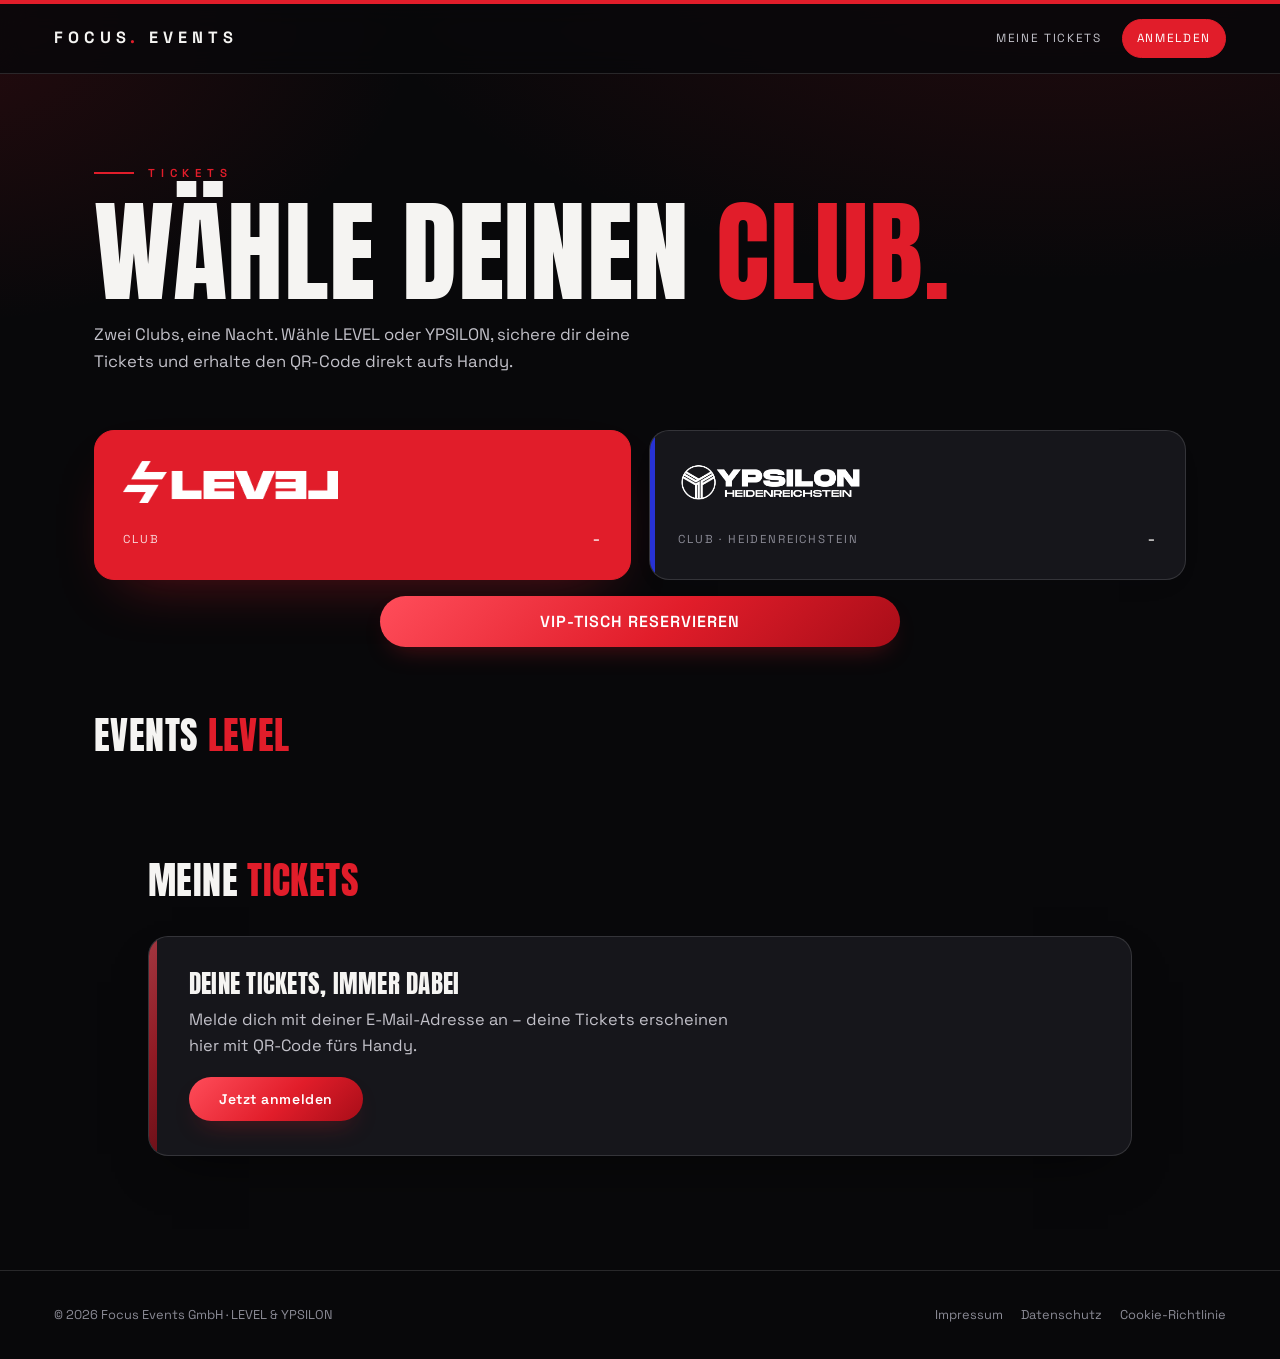
<file: index.html>
<!DOCTYPE html>
<html lang="de" data-club="LEVEL">
<head>
<meta charset="UTF-8">
<meta name="viewport" content="width=device-width, initial-scale=1.0">
<title>Tickets – Focus Events</title>
<link rel="preconnect" href="https://fonts.googleapis.com">
<link rel="preconnect" href="https://fonts.gstatic.com" crossorigin>
<link href="https://fonts.googleapis.com/css2?family=Anton&family=Space+Grotesk:wght@300;400;500;600;700&display=swap" rel="stylesheet">
<link rel="icon" type="image/png" href="favicon.png">
<link rel="stylesheet" href="assets/shop.css?v=20261029a">
<script src="assets/supabase.js"></script>
<script src="assets/qrcode.js"></script>
<script src="assets/ticket-pdf.js?v=20261029a"></script>
<style>
  /* ============================================================
     FOCUS EVENTS – Club-Shop · helles Poster-Design
     Akzentfarbe pro Club (LEVEL = Blau, YPSILON = Magenta).
     Die geteilten CORE-Variablen (--gold*, --card-grad, --white …)
     werden hier auf das helle Theme umgebogen -> CORE bleibt intakt,
     kein Türkis mehr auf dieser Seite.
     ============================================================ */
  :root{
    /* Dunkle Basis (schwarzer Hintergrund) */
    --bg:#08080a;          /* fast schwarz */
    --bg-2:#131317;
    --surface:#16161b;
    --ink:#f5f4f2;         /* helle Schrift */
    --ink-2:#c2c1c9;
    --mut:#8a8a95;
    --line:rgba(255,255,255,.13);
    --line-soft:rgba(255,255,255,.06);

    /* Club-Akzent (per data-club überschrieben) – Default = LEVEL (Rot) */
    --accent:#e11d2a; --accent-lt:#ff4d5a; --accent-dk:#a80d18;
    --accent-tint:rgba(225,29,42,.14); --accent-glow:rgba(225,29,42,.38);
    --on-accent:#ffffff;

    /* ---- CORE-Variablen auf das helle Theme mappen ---- */
    --black:var(--bg); --dark:var(--bg-2); --panel:var(--surface);
    --white:var(--ink); --gray:var(--ink-2); --muted:var(--mut);
    --gold:var(--accent); --gold-light:var(--accent); --gold-dim:var(--accent-tint);
    --gold-grad:linear-gradient(135deg,var(--accent-lt),var(--accent) 55%,var(--accent-dk));
    --card-grad:var(--surface);
    --shadow:0 22px 50px -24px rgba(0,0,0,.7);
    --glow:0 0 0 1px var(--accent-tint), 0 24px 60px -30px var(--accent-glow);
  }
  /* Club-Farbwelten */
  [data-club="LEVEL"]{
    --accent:#e11d2a; --accent-lt:#ff4d5a; --accent-dk:#a80d18;
    --accent-tint:rgba(225,29,42,.14); --accent-glow:rgba(225,29,42,.38);
  }
  [data-club="YPSILON"]{
    --accent:#2b38f5; --accent-lt:#5a66ff; --accent-dk:#1b22c8;
    --accent-tint:rgba(43,56,245,.14); --accent-glow:rgba(43,56,245,.36);
  }

  *{box-sizing:border-box;}
  html,body{background:var(--bg);}
  body{
    margin:0; color:var(--ink); font-family:'Space Grotesk',system-ui,sans-serif;
    font-weight:400; line-height:1.6; -webkit-font-smoothing:antialiased; min-height:100vh;
    background:
      radial-gradient(1200px 620px at 82% -10%, var(--accent-tint), transparent 60%),
      radial-gradient(900px 560px at -6% 2%, var(--accent-tint), transparent 55%),
      var(--bg);
    background-attachment:fixed; transition:background .45s ease;
  }
  a{color:inherit;text-decoration:none;}
  ::selection{background:var(--accent);color:var(--on-accent);}
  ::-webkit-scrollbar{width:11px;height:11px;}
  ::-webkit-scrollbar-track{background:var(--bg-2);}
  ::-webkit-scrollbar-thumb{background:#33333c;border:3px solid var(--bg-2);border-radius:8px;}
  ::-webkit-scrollbar-thumb:hover{background:#44444f;}

  /* ---------- Nav ---------- */
  .fx-nav{position:sticky;top:0;z-index:40;display:flex;align-items:center;justify-content:space-between;
    padding:15px clamp(18px,5vw,54px);
    background:rgba(8,8,10,.82);backdrop-filter:blur(14px) saturate(1.1);
    border-top:4px solid var(--accent);border-bottom:1px solid var(--line);transition:border-color .45s ease;}
  .fx-brand{display:flex;align-items:center;gap:10px;text-decoration:none;color:var(--ink);}
  .fx-brand b{font-family:'Space Grotesk';font-weight:700;font-size:1.02rem;letter-spacing:.30em;
    text-transform:uppercase;}
  .fx-brand b span{color:var(--accent);}
  .fx-navlinks{display:flex;align-items:center;gap:6px;}
  .fx-navlinks a{font-size:.74rem;letter-spacing:.14em;text-transform:uppercase;color:var(--ink-2);
    padding:9px 14px;border-radius:999px;transition:.2s;}
  .fx-navlinks a:hover{color:var(--ink);background:rgba(255,255,255,.07);}
  .fx-navlinks a.fx-cta{background:var(--accent);color:var(--on-accent);border:1px solid var(--accent);}
  .fx-navlinks a.fx-cta:hover{background:var(--accent-dk);border-color:var(--accent-dk);color:#fff;}

  /* ---------- Hero ---------- */
  .fx-hero{max-width:1200px;margin:0 auto;padding:clamp(46px,7vw,92px) clamp(18px,5vw,54px) 6px;}
  .fx-eyebrow{font-size:.72rem;letter-spacing:.5em;text-transform:uppercase;color:var(--accent);
    display:flex;align-items:center;gap:14px;margin-bottom:20px;font-weight:600;}
  .fx-eyebrow::before{content:"";width:40px;height:2px;background:var(--accent);}
  .fx-hero h1{font-family:'Anton',sans-serif;font-weight:400;line-height:.9;letter-spacing:.005em;
    font-size:clamp(3rem,10vw,7rem);text-transform:uppercase;margin:0 0 18px;color:var(--ink);}
  .fx-hero h1 span{color:var(--accent);}
  .fx-hero p{max-width:54ch;color:var(--ink-2);font-size:1.04rem;line-height:1.65;margin:0;}

  /* ---------- Club-Reiter (bleibt – nur neu gestylt) ---------- */
  .fx-tabs{max-width:1200px;margin:clamp(30px,4vw,48px) auto 0;padding:0 clamp(18px,5vw,54px);
    display:grid;grid-template-columns:1fr 1fr;gap:18px;}
  .fx-tab{position:relative;cursor:pointer;border-radius:20px;overflow:hidden;
    background:var(--surface);border:1px solid var(--line);
    padding:30px 28px;min-height:150px;display:flex;flex-direction:column;justify-content:space-between;
    transition:transform .25s ease, box-shadow .25s ease, background .25s ease;
    box-shadow:0 10px 30px -22px rgba(15,15,25,.3);}
  .fx-tab[data-club="LEVEL"]{--tile:#e11d2a;--tile-glow:rgba(225,29,42,.42);}
  .fx-tab[data-club="YPSILON"]{--tile:#2b38f5;--tile-glow:rgba(43,56,245,.42);}
  .fx-tab::after{content:"";position:absolute;left:0;top:0;bottom:0;width:5px;background:var(--tile);opacity:.85;}
  .fx-tab:hover{transform:translateY(-3px);box-shadow:0 22px 46px -26px var(--tile-glow);}
  .fx-tab .fx-logo{height:clamp(30px,4.6vw,42px);width:auto;object-fit:contain;object-position:left center;}
  .fx-tab .fx-logo.on-light{display:none;}
  .fx-tab .fx-logo.on-dark{display:block;}
  .fx-tab .fx-tab-foot{display:flex;align-items:center;justify-content:space-between;gap:10px;
    font-size:.72rem;letter-spacing:.16em;text-transform:uppercase;color:var(--mut);position:relative;z-index:1;}
  .fx-tab .fx-count{font-weight:700;color:var(--ink);}
  /* aktiver Reiter: mit Club-Farbe gefüllt */
  .fx-tab.active{background:var(--tile);border-color:var(--tile);
    box-shadow:0 26px 60px -28px var(--tile-glow);}
  .fx-tab.active::after{opacity:0;}
  .fx-tab.active .fx-logo.on-light{display:none;}
  .fx-tab.active .fx-logo.on-dark{display:block;}
  .fx-tab.active .fx-tab-foot{color:rgba(255,255,255,.82);}
  .fx-tab.active .fx-count{color:#fff;}

  /* ---------- Shop-Bereich ---------- */
  .fx-wrap{max-width:1200px;margin:0 auto;padding:clamp(34px,4vw,50px) clamp(18px,5vw,54px) 40px;}
  .fx-secline{display:flex;align-items:baseline;gap:14px;margin:8px 0 24px;}
  .fx-secline h2{font-family:'Anton',sans-serif;font-weight:400;text-transform:uppercase;letter-spacing:.01em;
    font-size:clamp(1.6rem,3.6vw,2.4rem);margin:0;color:var(--ink);}
  .fx-secline h2 em{font-style:normal;color:var(--accent);}
  .fx-secline .fx-sub{color:var(--mut);font-size:.85rem;}

  #eventList{display:grid;grid-template-columns:repeat(auto-fill,minmax(340px,1fr));gap:20px;}
  .ev-card{position:relative;border:1px solid var(--line);border-radius:18px;overflow:hidden;
    background:var(--surface);transition:.22s;box-shadow:0 12px 34px -26px rgba(15,15,25,.35);}
  .ev-card:hover{border-color:var(--accent);transform:translateY(-3px);
    box-shadow:0 26px 56px -32px var(--accent-glow);}
  .ev-banner{width:100%;aspect-ratio:16 / 7;overflow:hidden;background:var(--bg-2);border-bottom:1px solid var(--line);}
  .ev-banner img{width:100%;height:100%;object-fit:cover;display:block;}
  .ev-banner-ph{display:flex;align-items:center;justify-content:center;background:radial-gradient(120% 120% at 50% 30%, #23232b, var(--bg-2));}
  .ev-banner-ph .ev-ph-logo{width:min(48%,220px);height:auto;opacity:.85;object-fit:contain;
    filter:brightness(0) invert(1);}  /* schwarzes Logo -> weiß auf dunklem Grund */
  .ev-top{display:flex;gap:16px;padding:22px 22px 14px;}
  .ev-date{flex:0 0 auto;width:68px;text-align:center;border-radius:14px;
    padding:11px 0;background:var(--accent);color:var(--on-accent);}
  .ev-date .d{font-family:'Anton',sans-serif;font-size:2rem;line-height:1;}
  .ev-date .m{font-size:.62rem;letter-spacing:.18em;text-transform:uppercase;opacity:.9;margin-top:5px;}
  .ev-date .wd{font-size:.6rem;letter-spacing:.14em;text-transform:uppercase;opacity:.75;margin-top:3px;}
  .ev-head{min-width:0;}
  .ev-head h3{font-family:'Space Grotesk';font-weight:700;font-size:1.3rem;line-height:1.1;margin:2px 0 6px;
    letter-spacing:.01em;text-transform:uppercase;color:var(--ink);}
  .ev-loc{font-size:.72rem;letter-spacing:.14em;text-transform:uppercase;color:var(--accent);
    display:inline-flex;align-items:center;gap:6px;font-weight:600;}
  .ev-desc{color:var(--ink-2);font-size:.9rem;line-height:1.55;padding:0 22px 6px;}
  .ev-cats{padding:6px 16px 18px;display:flex;flex-direction:column;gap:2px;}
  .cat-row{display:grid;grid-template-columns:minmax(0,1fr) auto auto;align-items:center;gap:12px;
    padding:13px 6px;margin:0;border-top:1px solid var(--line-soft);}
  .cat-row:first-child{border-top:none;}
  .cat-info{min-width:0;}
  .cat-info .name{font-weight:600;font-size:.96rem;color:var(--ink);overflow-wrap:anywhere;}
  .cat-info .desc{color:var(--mut);font-size:.78rem;margin-top:2px;}
  .cat-price{font-family:'Space Grotesk';font-weight:700;font-size:1.04rem;color:var(--accent);white-space:nowrap;}
  .cat-left{grid-column:1 / -1;font-size:.7rem;letter-spacing:.08em;text-transform:uppercase;color:var(--mut);}
  .cat-left.low{color:#c77e2e;}
  .cat-left.out{color:#c0504f;}
  .phase-tag{display:inline-block;vertical-align:middle;margin-left:6px;padding:2px 9px;border-radius:999px;
    background:var(--accent-tint);color:var(--accent-dk);font-size:.62rem;font-weight:700;letter-spacing:.08em;
    text-transform:uppercase;}
  .cat-next{grid-column:1 / -1;font-size:.72rem;color:var(--accent-dk);background:var(--accent-tint);
    border-radius:8px;padding:6px 10px;margin-top:4px;display:inline-flex;align-items:center;gap:6px;}
  .cat-next::before{content:"→";font-weight:700;}
  /* Klickbare Kachel + Detail-Ansicht */
  .ev-open{cursor:pointer;display:block;}
  .ev-more{display:block;margin-top:8px;font-size:.68rem;letter-spacing:.12em;text-transform:uppercase;color:var(--accent);font-weight:700;}
  .ev-card .ev-open:hover .ev-more{text-decoration:underline;}
  .ev-detail-close{position:absolute;top:10px;right:14px;background:transparent;border:none;font-size:28px;line-height:1;color:var(--mut);cursor:pointer;z-index:3;}
  .ev-detail-close:hover{color:var(--ink);}
  .ev-detail-banner{border-radius:12px;overflow:hidden;margin-bottom:16px;background:var(--bg-2);}
  .ev-detail-banner img{width:100%;max-height:300px;object-fit:cover;display:block;}
  .ev-detail-banner.ev-banner-ph{min-height:170px;}
  #detailTitle{font-family:'Anton',sans-serif;font-weight:400;text-transform:uppercase;font-size:clamp(1.8rem,4.5vw,2.7rem);line-height:1;margin:0 0 8px;color:var(--ink);}
  .ev-detail-meta{color:var(--accent-dk);font-size:.85rem;font-weight:600;margin-bottom:14px;}
  .ev-detail-desc{color:var(--ink-2);font-size:.98rem;line-height:1.6;white-space:pre-wrap;margin:0 0 8px;}
  .qty{display:inline-flex;align-items:center;border:1px solid var(--line);border-radius:999px;overflow:hidden;background:var(--bg);}
  .qty button{width:34px;height:34px;border:none;background:transparent;color:var(--accent);
    font-size:1.2rem;cursor:pointer;transition:.15s;line-height:1;}
  .qty button:hover{background:var(--accent);color:var(--on-accent);}
  .qty input{width:40px;min-width:40px;height:34px;flex:0 0 auto;border:none;background:transparent;color:var(--ink);
    text-align:center;padding:0;margin:0;appearance:none;-moz-appearance:textfield;
    font-family:'Space Grotesk';font-weight:700;font-size:1rem;line-height:34px;}
  .qty input::-webkit-inner-spin-button,.qty input::-webkit-outer-spin-button{-webkit-appearance:none;margin:0;}

  .ev-avail{display:block;margin-top:6px;font-size:.72rem;letter-spacing:.1em;text-transform:uppercase;color:var(--mut);}

  /* Zentraler VIP-Einstieg unter den Club-Kacheln */
  /* Event ohne Online-Vorverkauf */
  .ev-boxoffice{color:var(--accent-lt);font-weight:700;}
  .fx-boxoffice{display:flex;flex-direction:column;gap:4px;padding:14px 16px;margin:4px 0 6px;
    border:1px solid var(--accent-tint);border-left:3px solid var(--accent);border-radius:10px;background:var(--accent-tint);}
  .fx-boxoffice b{font-size:1.05rem;color:#fff;}
  .fx-boxoffice span{color:var(--mut);font-size:.92rem;}
  .fx-vip-cta{max-width:1200px;margin:16px auto 0;padding:0 clamp(18px,5vw,54px);display:flex;justify-content:center;}
  .fx-vip-cta .btn{width:100%;max-width:520px;padding:15px 22px;font-size:1rem;letter-spacing:.06em;text-transform:uppercase;}

  /* ---------- VIP-Tische ---------- */
  .vip-hint{color:var(--ink-2);font-size:.92rem;line-height:1.55;margin:2px 0 14px;}
  /* Lokal-Auswahl im VIP-Modal */
  .vip-local-choice{display:grid;grid-template-columns:1fr 1fr;gap:14px;}
  .vip-local{cursor:pointer;background:var(--surface);border:1px solid var(--line);border-radius:16px;
    padding:26px 20px;display:flex;align-items:center;justify-content:center;transition:.18s;min-height:110px;}
  .vip-local:hover{border-color:var(--accent);transform:translateY(-2px);box-shadow:0 18px 40px -26px var(--accent-glow);}
  .vip-local[data-club="LEVEL"]:hover{border-color:#e11d2a;}
  .vip-local[data-club="YPSILON"]:hover{border-color:#2b38f5;}
  .vip-local img{max-height:38px;width:auto;object-fit:contain;}
  /* Datumsleiste im Tisch-Schritt */
  .vip-datebar{display:flex;gap:12px;align-items:flex-end;margin-bottom:14px;}
  .vip-datebar label{display:block;font-size:.72rem;letter-spacing:.08em;text-transform:uppercase;margin-bottom:5px;}
  .vip-datebar select,.vip-datebar input[type=date]{width:100%;padding:10px 12px;color-scheme:dark;}
  .vip-datehint{font-size:.78rem;color:var(--mut);margin:6px 0 0;}
  .vip-datehint b{color:var(--accent);}
  .vip-floorplan{display:flex;flex-direction:column;gap:10px;margin-bottom:6px;}
  .vip-floorplan img{width:100%;height:auto;display:block;max-height:52vh;object-fit:contain;background:#0b0b0e;
    border-radius:14px;border:1px solid var(--line);cursor:zoom-in;transition:border-color .15s;}
  .vip-floorplan img:hover{border-color:var(--accent);}
  /* Lightbox (Grundriss vergrößert) */
  .vip-lightbox{position:fixed;inset:0;z-index:200;background:rgba(0,0,0,.93);display:none;
    align-items:center;justify-content:center;padding:16px;cursor:zoom-out;}
  .vip-lightbox.open{display:flex;}
  .vip-lightbox img{max-width:100%;max-height:100%;object-fit:contain;border-radius:8px;box-shadow:0 30px 80px -20px #000;}
  .vip-lightbox .vip-lb-close{position:absolute;top:14px;right:20px;color:#fff;font-size:34px;line-height:1;
    background:transparent;border:none;cursor:pointer;}
  .vip-tables{display:grid;grid-template-columns:repeat(auto-fill,minmax(150px,1fr));gap:12px;}
  .vip-table{display:flex;flex-direction:column;align-items:flex-start;gap:4px;text-align:left;cursor:pointer;
    background:var(--surface);border:1px solid var(--line);border-radius:14px;padding:15px 16px;
    color:var(--ink);font-family:'Space Grotesk',sans-serif;transition:.18s;}
  .vip-table:hover:not(.taken){border-color:var(--accent);transform:translateY(-2px);
    box-shadow:0 18px 40px -26px var(--accent-glow);}
  .vip-table .vt-name{font-family:'Anton',sans-serif;font-size:1.35rem;letter-spacing:.02em;text-transform:uppercase;line-height:1;}
  .vip-table .vt-min{font-size:.8rem;color:var(--accent);font-weight:600;}
  .vip-table .vt-state{font-size:.66rem;letter-spacing:.14em;text-transform:uppercase;color:var(--mut);margin-top:2px;}
  .vip-table.taken{cursor:not-allowed;opacity:.5;filter:grayscale(.6);}
  .vip-table.taken .vt-state{color:#c0504f;}
  .vip-selected{background:var(--accent-tint);border:1px solid var(--accent);border-radius:14px;padding:16px 18px;margin-bottom:16px;}
  .vip-selected .vip-sel-name{font-family:'Anton',sans-serif;font-size:1.5rem;text-transform:uppercase;line-height:1;color:var(--ink);}
  .vip-selected .vip-sel-min{font-size:.9rem;color:var(--ink-2);margin-top:6px;}
  .vip-selected .vip-sel-min b{color:var(--accent);}
  .vip-qtyrow{display:flex;align-items:flex-end;gap:14px;flex-wrap:wrap;margin-bottom:6px;}
  .vip-qtyrow label{display:block;font-size:.72rem;letter-spacing:.08em;text-transform:uppercase;margin-bottom:5px;}
  .vip-qtyrow .hint{padding-bottom:8px;}
  .vip-guest{display:grid;grid-template-columns:repeat(auto-fit,minmax(150px,1fr));gap:12px;}
  .vip-guest label{display:block;font-size:.72rem;letter-spacing:.08em;text-transform:uppercase;margin-bottom:5px;}
  .vip-guest input{width:100%;padding:10px 12px;}
  .vip-drinks{max-height:38vh;overflow-x:hidden;overflow-y:auto;}
  .vip-total{margin-top:12px;padding:12px 14px;border-radius:12px;background:var(--bg-2);border:1px solid var(--line);
    font-size:.95rem;color:var(--ink-2);}
  .vip-total b{color:var(--ink);}
  .vip-ok{color:#37b26b;font-weight:700;}
  .vip-warn{color:#c77e2e;font-weight:700;}

  .fx-empty{border:1px dashed var(--accent);border-radius:18px;padding:46px 26px;text-align:center;
    background:var(--accent-tint);}
  .fx-empty::before{content:"\25C6";display:block;font-size:1.4rem;color:var(--accent);margin-bottom:10px;}
  .fx-empty h3{font-family:'Anton',sans-serif;font-weight:400;text-transform:uppercase;font-size:1.6rem;margin:0 0 8px;color:var(--ink);}
  .fx-empty p{color:var(--ink-2);margin:0;}

  #meine-tickets{max-width:1200px;margin:60px auto 0;padding:0 clamp(18px,5vw,54px);}
  /* „Meine Tickets" – eigener Ticket-Look, klar weg vom CORE-Karten-Stil */
  #meine-tickets #myTicketsArea{position:relative;padding:34px 34px 34px 40px;border-radius:20px;
    background:var(--surface);border:1px solid var(--line);box-shadow:var(--shadow);overflow:hidden;animation:none;}
  #meine-tickets #myTicketsArea::before{content:"";position:absolute;left:0;top:0;bottom:0;right:auto;width:8px;height:auto;
    background:var(--gold-grad);}
  #meine-tickets #myTicketsArea .mt-h{font-family:'Anton',sans-serif;font-weight:400;text-transform:uppercase;
    letter-spacing:.01em;font-size:1.55rem;line-height:1.05;color:var(--ink);margin:0 0 10px;}
  #meine-tickets #myTicketsArea .sub{font-size:1.02rem;color:var(--ink-2);max-width:54ch;line-height:1.6;}
  #meine-tickets #myTicketsArea .badge{color:var(--accent);}

  /* ---------- Geteilte Komponenten -> helles Theme ---------- */
  .btn{font-family:'Space Grotesk',sans-serif;font-weight:600;letter-spacing:.04em;border-radius:999px;}
  .btn-gold{background:var(--gold-grad);color:var(--on-accent);
    box-shadow:0 12px 26px -12px var(--accent-glow);}
  .btn-gold:hover{transform:translateY(-2px);box-shadow:0 18px 34px -12px var(--accent-glow);}
  .btn-ghost{background:transparent;color:var(--accent);border:1px solid var(--accent);}
  .btn-ghost:hover{background:var(--accent-tint);}
  .card{background:var(--surface);border:1px solid var(--line);border-radius:18px;box-shadow:var(--shadow);}
  .card h2{color:var(--ink);}
  .card .sub{color:var(--mut);}
  label{color:var(--ink-2);}
  input[type=text],input[type=email],input[type=number],input[type=password],
  input[type=datetime-local],input[type=date],textarea,select{
    background:var(--bg);border:1px solid var(--line);color:var(--ink);border-radius:10px;}
  input:focus,textarea:focus,select:focus{border-color:var(--accent);box-shadow:0 0 0 3px var(--accent-tint);}
  .code-input{color:var(--accent);}
  .hint{color:var(--mut);}
  .msg.info{background:var(--accent-tint);border:1px solid var(--accent);color:var(--accent-dk);}

  .modal-backdrop{background:rgba(0,0,0,.66);backdrop-filter:blur(6px);}
  /* Login-Modal immer zuoberst – auch über dem VIP-Modal */
  #loginModal{z-index:130;}
  .modal{background:var(--surface);border:1px solid var(--line);border-radius:20px;color:var(--ink);
    box-shadow:0 50px 110px -40px rgba(15,15,25,.5);}
  .modal h2{color:var(--ink);}
  .modal .sub{color:var(--mut);}

  .cart-bar{background:var(--surface);border-top:1px solid var(--line);
    box-shadow:0 -20px 50px -26px rgba(15,15,25,.35);}
  .cart-bar .desc{color:var(--ink-2);}
  .cart-bar .sum{font-family:'Space Grotesk';font-weight:700;font-size:1.6rem;color:var(--accent);text-shadow:none;}

  /* Tickets (Kundenansicht) hell */
  .ticket{background:var(--surface);border:1px solid var(--line);border-radius:16px;}
  .ticket::before{background:var(--gold-grad);}
  .ticket .tcode{color:var(--accent);}
  .ticket .tmeta{color:var(--mut);}

  /* Sitzplan-Hinweis hell */
  .seat-howto{background:var(--accent-tint);border:1px solid var(--accent);color:var(--accent-dk);}
  .seat-howto b{color:var(--ink);}

  /* ---------- Footer ---------- */
  .fx-footer{border-top:1px solid var(--line);margin-top:74px;padding:34px clamp(18px,5vw,54px);
    display:flex;justify-content:space-between;gap:18px;flex-wrap:wrap;color:var(--mut);font-size:.8rem;}
  .fx-footer a{color:var(--mut);text-decoration:none;margin-left:18px;transition:.2s;}
  .fx-footer a:hover{color:var(--accent);}
  .fx-footer .fx-foot-links{display:flex;flex-wrap:wrap;}

  @media(max-width:620px){
    /* Dashboard-Link (Verwaltung) auch auf dem Handy zeigen, wenn Admin angemeldet ist */
    .fx-navlinks a:not(.fx-cta):not(#navDash){display:none;}
    #navDash{border:1px solid var(--accent);color:var(--accent);border-radius:999px;}
    .fx-tabs{grid-template-columns:1fr 1fr;gap:10px;}
    .fx-tab{padding:20px 16px;min-height:118px;}
    #eventList{grid-template-columns:1fr;}
    /* VIP: Lokal-Auswahl am Handy untereinander */
    .vip-local-choice{grid-template-columns:1fr;}
  }
</style>
</head>
<body>

<nav class="fx-nav">
  <a href="index.html" class="fx-brand"><b>Focus<span>.</span> Events</b></a>
  <div class="fx-navlinks">
    <a href="#meine-tickets" id="navMyTickets">Meine Tickets</a>
    <a href="dashboard.html" id="navDash" style="display:none">Dashboard</a>
    <a href="#" id="navAuth" class="fx-cta nav-user">Anmelden</a>
  </div>
</nav>

<header class="fx-hero">
  <div class="fx-eyebrow">Tickets</div>
  <h1>Wähle deinen <span>Club.</span></h1>
  <p>Zwei Clubs, eine Nacht. Wähle LEVEL oder YPSILON, sichere dir deine Tickets und erhalte den QR-Code direkt aufs Handy.</p>
</header>

<!-- Club-Reiter -->
<div class="fx-tabs" id="clubTabs">
  <div class="fx-tab active" data-club="LEVEL" role="button" tabindex="0" aria-pressed="true">
    <img class="fx-logo on-light" src="assets/img/level-logo.png" alt="LEVEL">
    <img class="fx-logo on-dark" src="assets/img/level-logo-white.png" alt="LEVEL">
    <div class="fx-tab-foot"><span>Club</span><span class="fx-count" data-count="LEVEL">–</span></div>
  </div>
  <div class="fx-tab" data-club="YPSILON" role="button" tabindex="0" aria-pressed="false">
    <img class="fx-logo on-light" src="assets/img/ypsilon-logo.png" alt="YPSILON">
    <img class="fx-logo on-dark" src="assets/img/ypsilon-logo-white.png" alt="YPSILON">
    <div class="fx-tab-foot"><span>Club · Heidenreichstein</span><span class="fx-count" data-count="YPSILON">–</span></div>
  </div>
</div>

<!-- Zentraler VIP-Einstieg (unter den Club-Kacheln) -->
<div class="fx-vip-cta">
  <button type="button" class="btn btn-gold" id="btnVipReserve">VIP-Tisch reservieren</button>
</div>

<main class="fx-wrap">
  <div class="fx-secline">
    <h2>Events <em id="clubName">LEVEL</em></h2>
    <span class="fx-sub" id="clubSub"></span>
  </div>
  <div id="shopMsg" class="msg"></div>
  <div id="eventList"></div>

  <!-- Meine Tickets -->
  <section id="meine-tickets">
    <div class="fx-secline">
      <h2>Meine <em>Tickets</em></h2>
    </div>
    <div id="myTicketsArea" class="card">
      <h3 class="mt-h">Deine Tickets, immer dabei</h3>
      <p class="sub">Melde dich mit deiner E-Mail-Adresse an – deine Tickets erscheinen hier mit QR-Code fürs Handy.</p>
      <p style="margin-top:18px"><button class="btn btn-gold" onclick="openLogin()">Jetzt anmelden</button></p>
    </div>
  </section>
</main>

<!-- Warenkorb-Leiste -->
<div class="cart-bar" id="cartBar">
  <div class="desc" id="cartDesc"></div>
  <div class="sum" id="cartSum"></div>
  <button class="btn btn-gold" id="btnCheckout">Zur Kassa</button>
</div>

<!-- Login / Verifizierung -->
<div class="modal-backdrop" id="loginModal">
  <div class="modal">
    <h2>Anmelden</h2>
    <p class="sub">Gib deinen Namen und deine E-Mail-Adresse ein – wir senden dir einen 6-stelligen Verifizierungscode.</p>
    <div id="loginStep1">
      <label for="loginName">Name</label>
      <input type="text" id="loginName" placeholder="Vor- und Nachname" autocomplete="name">
      <label for="loginEmail" style="margin-top:12px">E-Mail-Adresse</label>
      <input type="email" id="loginEmail" placeholder="deine@email.at" autocomplete="email">
      <div class="msg" id="loginMsg1"></div>
      <div style="display:flex;gap:10px;margin-top:20px">
        <button class="btn btn-gold" id="btnSendCode">Code senden</button>
        <button class="btn btn-ghost" onclick="closeModal('loginModal')">Abbrechen</button>
      </div>
    </div>
    <div id="loginStep2" style="display:none">
      <div class="msg info show" id="sentInfo"></div>
      <label for="loginCode">Verifizierungscode (aus der E-Mail)</label>
      <input type="text" id="loginCode" class="code-input" maxlength="8" inputmode="numeric" autocomplete="one-time-code" placeholder="••••••">
      <div class="msg" id="loginMsg2"></div>
      <div style="display:flex;gap:10px;margin-top:20px;flex-wrap:wrap">
        <button class="btn btn-gold" id="btnVerify">Bestätigen</button>
        <button class="btn btn-ghost btn-sm" id="btnResend">E-Mail erneut senden</button>
        <button class="btn btn-ghost btn-sm" onclick="backToStep1()">E-Mail ändern</button>
      </div>
      <p class="hint" style="margin-top:10px">Tipp: Du kannst auch einfach den Anmelde-Link in der E-Mail anklicken – dann bist du automatisch angemeldet.</p>
    </div>
  </div>
</div>

<!-- Sitzplatz-Auswahl -->
<div class="modal-backdrop" id="seatModal">
  <div class="modal modal-wide">
    <h2 id="seatTitle">Sitzplätze wählen</h2>
    <p class="sub" id="seatSub"></p>
    <div class="seat-howto">So wählst du: Tippe unten im Saalplan direkt auf die <b>freien Plätze</b> ✦. Deine Auswahl leuchtet auf. Wenn genug Plätze gewählt sind, wird „Weiter" aktiv.</div>
    <div class="seat-legend">
      <span><i class="seat free"></i> frei</span>
      <span><i class="seat sel"></i> gewählt</span>
      <span><i class="seat taken"></i> belegt</span>
    </div>
    <div id="seatMapArea" class="seat-map"></div>
    <div style="display:flex;gap:10px;margin-top:18px;align-items:center;flex-wrap:wrap">
      <span id="seatCount" class="seat-count"></span>
      <span style="flex:1"></span>
      <button class="btn btn-gold" id="btnSeatConfirm" disabled>Weiter</button>
      <button class="btn btn-ghost" onclick="closeModal('seatModal')">Abbrechen</button>
    </div>
  </div>
</div>

<!-- Checkout -->
<div class="modal-backdrop" id="checkoutModal">
  <div class="modal modal-wide">
    <h2>Bestellung abschließen</h2>
    <p class="sub" id="checkoutEmail"></p>
    <div id="checkoutItems"></div>
    <p style="margin-top:14px;text-align:right;font-family:'Anton',sans-serif;font-size:28px;color:var(--accent)" id="checkoutTotal"></p>
    <p class="hint" id="checkoutNote"></p>
    <div class="msg" id="checkoutMsg"></div>
    <div style="display:flex;gap:10px;margin-top:20px">
      <button class="btn btn-gold" id="btnPlaceOrder">Verbindlich bestellen</button>
      <button class="btn btn-ghost" onclick="closeModal('checkoutModal')">Zurück</button>
    </div>
  </div>
</div>

<!-- Bestell-Erfolg -->
<div class="modal-backdrop" id="successModal">
  <div class="modal modal-wide">
    <h2>Danke für deine Bestellung! 🎉</h2>
    <p class="sub" id="successSub"></p>
    <div id="successTickets"></div>
    <div style="display:flex;gap:10px;margin-top:22px">
      <button class="btn btn-gold" onclick="closeModal('successModal');location.hash='#meine-tickets';renderMyTickets()">Zu meinen Tickets</button>
    </div>
  </div>
</div>

<!-- Event-Detail / Großansicht -->
<div class="modal-backdrop" id="eventDetailModal">
  <div class="modal modal-wide" style="position:relative">
    <button class="ev-detail-close" onclick="closeModal('eventDetailModal')" aria-label="Schließen">×</button>
    <div id="detailBanner" class="ev-detail-banner"></div>
    <h2 id="detailTitle"></h2>
    <div id="detailMeta" class="ev-detail-meta"></div>
    <p id="detailDesc" class="ev-detail-desc"></p>
    <div class="fx-secline" style="margin:16px 0 8px"><h2 style="font-size:1.25rem">Tickets</h2></div>
    <div id="detailCats" class="ev-cats"></div>
    <div id="detailCheckout" style="display:none;margin-top:14px">
      <button class="btn btn-gold" id="btnDetailCheckout" type="button" style="width:100%">Zur Kassa</button>
    </div>
    <div id="detailVip" style="display:none"></div>
    <div style="text-align:center;margin-top:26px">
      <button class="btn btn-ghost btn-sm" id="btnDetailHome" type="button">← Zurück zur Übersicht</button>
    </div>
  </div>
</div>

<!-- VIP-Tisch-Reservierung -->
<div class="modal-backdrop" id="vipModal">
  <div class="modal modal-wide" style="position:relative">
    <button class="ev-detail-close" onclick="closeModal('vipModal')" aria-label="Schließen">×</button>
    <h2 id="vipTitle">VIP-Tisch reservieren</h2>
    <p class="sub" id="vipEventName"></p>

    <!-- Schritt 0: Lokal wählen -->
    <div id="vipStepLocal" style="display:none">
      <p class="vip-hint">Wähle dein Lokal.</p>
      <div class="vip-local-choice">
        <button type="button" class="vip-local" data-club="LEVEL">
          <img src="assets/img/level-logo-white.png" alt="LEVEL"></button>
        <button type="button" class="vip-local" data-club="YPSILON">
          <img src="assets/img/ypsilon-logo-white.png" alt="YPSILON"></button>
      </div>
      <p class="vip-hint" id="vipLocalMsg" style="margin-top:12px"></p>
    </div>

    <!-- Schritt 1: Datum + Tisch wählen -->
    <div id="vipStepTable" style="display:none">
      <div class="vip-datebar" id="vipDateBar" style="display:none">
        <div style="flex:1 1 auto">
          <label for="vipDate">Datum wählen</label>
          <input type="date" id="vipDate">
          <p class="vip-datehint" id="vipDateHint"></p>
        </div>
      </div>
      <p class="vip-hint" id="vipInfoText"></p>
      <div id="vipFloorplan" class="vip-floorplan"></div>
      <div class="fx-secline" style="margin:18px 0 10px"><h2 style="font-size:1.1rem">Tisch wählen</h2>
        <span class="fx-sub">auf einen freien Tisch tippen</span></div>
      <div id="vipTables" class="vip-tables"></div>
    </div>

    <!-- Schritt 2: Getränke-Vorbestellung + Bestätigung -->
    <div id="vipStepConfirm" style="display:none">
      <button class="btn btn-ghost btn-sm" id="vipBack" type="button" style="margin-bottom:12px">← Anderer Tisch</button>
      <div class="vip-selected" id="vipSelected"></div>
      <div class="vip-guest">
        <div><label for="vipName">Name *</label><input type="text" id="vipName" placeholder="z. B. Anna Berger" required></div>
        <div><label for="vipPhone">Telefon *</label><input type="tel" id="vipPhone" placeholder="für Rückfragen" required></div>
      </div>
      <div id="vipTicketsWrap" style="display:none">
        <div class="fx-secline" style="margin:18px 0 8px"><h2 style="font-size:1.1rem">Eintrittstickets</h2>
          <span class="fx-sub">an diesem Tag findet ein Event statt – bitte auch Ticket(s) kaufen</span></div>
        <div id="vipTickets" class="ev-cats"></div>
      </div>
      <div class="fx-secline" style="margin:18px 0 8px"><h2 style="font-size:1.1rem">Getränke-Vorbestellung</h2>
        <span class="fx-sub">unverbindlich &amp; ungefähr</span></div>
      <div id="vipDrinks" class="vip-drinks"></div>
      <div class="vip-total" id="vipTotal"></div>
      <div class="msg" id="vipMsg"></div>
      <div style="display:flex;gap:10px;margin-top:18px;flex-wrap:wrap">
        <button class="btn btn-gold" id="vipConfirm" type="button">Reservierung bestätigen</button>
        <button class="btn btn-ghost" onclick="closeModal('vipModal')">Abbrechen</button>
      </div>
    </div>
  </div>
</div>

<!-- Grundriss-Lightbox -->
<div class="vip-lightbox" id="vipLightbox">
  <button class="vip-lb-close" aria-label="Schließen">×</button>
  <img id="vipLightboxImg" alt="Grundriss">
</div>

<footer class="fx-footer">
  <div>© 2026 Focus Events GmbH · LEVEL &amp; YPSILON</div>
  <div class="fx-foot-links">
    <a href="impressum.html">Impressum</a>
    <a href="datenschutz.html">Datenschutz</a>
    <a href="cookie-policy.html">Cookie-Richtlinie</a>
  </div>
</footer>

<!-- Theme pro Club: setzt data-club auf <html>; subdomain-ready (level./ypsilon.) -->
<script>
(function(){
  function clubFromHost(){
    var h = location.hostname.toLowerCase();
    if (h.indexOf('level') === 0 || h.indexOf('level.') > -1) return 'LEVEL';
    if (h.indexOf('ypsilon') === 0 || h.indexOf('ypsilon.') > -1) return 'YPSILON';
    return null;
  }
  function setTheme(club){
    if (club !== 'LEVEL' && club !== 'YPSILON') return;
    document.documentElement.setAttribute('data-club', club);
  }
  // Initial: Subdomain gewinnt, sonst LEVEL (Default)
  setTheme(clubFromHost() || 'LEVEL');
  // Klick/Tastatur auf Reiter -> Farbwelt umschalten (parallel zur shop.js-Logik)
  document.addEventListener('DOMContentLoaded', function(){
    var tabs = document.querySelectorAll('#clubTabs .fx-tab');
    tabs.forEach(function(t){
      t.addEventListener('click', function(){ setTheme(t.dataset.club); });
      t.addEventListener('keydown', function(e){
        if (e.key === 'Enter' || e.key === ' ') { e.preventDefault(); t.click(); }
      });
    });
  });
})();
</script>

<script src="assets/store.js?v=20261111a"></script>
<script src="assets/shop.js?v=20261107a"></script>
</body>
</html>
</file>
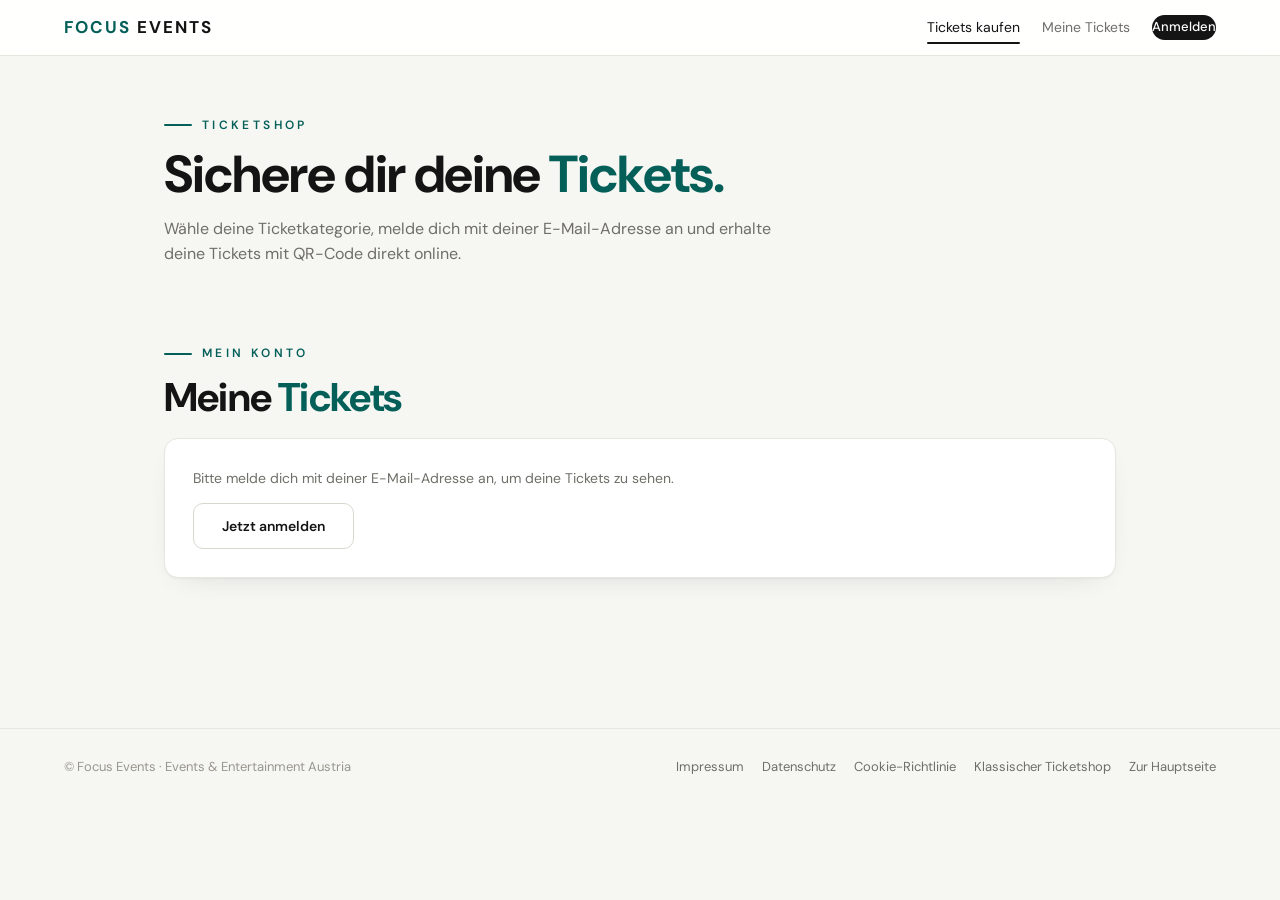
<file: shop/index.html>
<!DOCTYPE html>
<html lang="de">
<head>
<meta charset="UTF-8">
<meta name="viewport" content="width=device-width, initial-scale=1.0">
<title>Ticketshop – Focus Events</title>
<link rel="preconnect" href="https://fonts.googleapis.com">
<link href="https://fonts.googleapis.com/css2?family=DM+Sans:ital,opsz,wght@0,9..40,400;0,9..40,500;0,9..40,600;0,9..40,700;1,9..40,400&display=swap" rel="stylesheet">
<link rel="icon" type="image/png" href="../favicon.png">
<link rel="stylesheet" href="shop.css">
<script src="../assets/supabase.js"></script>
<script src="../assets/qrcode.js"></script>
<script src="../assets/ticket-pdf.js"></script>
</head>
<body>

<nav class="shop-nav">
  <a href="../index.html" class="logo"><span>FOCUS</span> EVENTS</a>
  <div class="links">
    <a href="./" class="active">Tickets kaufen</a>
    <a href="#meine-tickets" id="navMyTickets">Meine Tickets</a>
    <a href="../dashboard.html" id="navDash" style="display:none">Dashboard</a>
    <a href="#" id="navAuth" class="nav-user">Anmelden</a>
  </div>
</nav>

<div class="wrap">
  <div class="page-head">
    <div class="eyebrow">Ticketshop</div>
    <h1>Sichere dir deine <em>Tickets.</em></h1>
    <p>Wähle deine Ticketkategorie, melde dich mit deiner E-Mail-Adresse an und erhalte deine Tickets mit QR-Code direkt online.</p>
  </div>

  <div id="shopMsg" class="msg"></div>
  <div id="eventList"></div>

  <!-- Meine Tickets -->
  <section id="meine-tickets" style="margin-top:70px">
    <div class="page-head" style="margin-bottom:20px">
      <div class="eyebrow">Mein Konto</div>
      <h1 style="font-size:clamp(28px,4vw,40px)">Meine <em>Tickets</em></h1>
    </div>
    <div id="myTicketsArea" class="card">
      <p class="sub">Bitte melde dich mit deiner E-Mail-Adresse an, um deine Tickets zu sehen.</p>
      <p style="margin-top:14px"><button class="btn btn-ghost" onclick="openLogin()">Jetzt anmelden</button></p>
    </div>
  </section>
</div>

<!-- Warenkorb-Leiste -->
<div class="cart-bar" id="cartBar">
  <div class="desc" id="cartDesc"></div>
  <div class="sum" id="cartSum"></div>
  <button class="btn btn-gold" id="btnCheckout">Zur Kassa</button>
</div>

<!-- Login / Verifizierung -->
<div class="modal-backdrop" id="loginModal">
  <div class="modal">
    <h2>Anmelden</h2>
    <p class="sub">Gib deine E-Mail-Adresse ein – wir senden dir einen 6-stelligen Verifizierungscode.</p>
    <div id="loginStep1">
      <label for="loginEmail">E-Mail-Adresse</label>
      <input type="email" id="loginEmail" placeholder="deine@email.at" autocomplete="email">
      <div class="msg" id="loginMsg1"></div>
      <div style="display:flex;gap:10px;margin-top:20px">
        <button class="btn btn-gold" id="btnSendCode">Code senden</button>
        <button class="btn btn-ghost" onclick="closeModal('loginModal')">Abbrechen</button>
      </div>
    </div>
    <div id="loginStep2" style="display:none">
      <div class="msg info show" id="sentInfo"></div>
      <label for="loginCode">Verifizierungscode (aus der E-Mail)</label>
      <input type="text" id="loginCode" class="code-input" maxlength="8" inputmode="numeric" autocomplete="one-time-code" placeholder="••••••">
      <div class="msg" id="loginMsg2"></div>
      <div style="display:flex;gap:10px;margin-top:20px;flex-wrap:wrap">
        <button class="btn btn-gold" id="btnVerify">Bestätigen</button>
        <button class="btn btn-ghost btn-sm" id="btnResend">E-Mail erneut senden</button>
        <button class="btn btn-ghost btn-sm" onclick="backToStep1()">E-Mail ändern</button>
      </div>
      <p class="hint" style="margin-top:10px">Tipp: Du kannst auch einfach den Anmelde-Link in der E-Mail anklicken – dann bist du automatisch angemeldet.</p>
    </div>
  </div>
</div>

<!-- Sitzplatz-Auswahl -->
<div class="modal-backdrop" id="seatModal">
  <div class="modal modal-wide">
    <h2 id="seatTitle">Sitzplätze wählen</h2>
    <p class="sub" id="seatSub"></p>
    <div class="seat-howto">So wählst du: Tippe unten im Saalplan direkt auf die <b>goldenen freien Plätze</b> ✦. Deine Auswahl leuchtet auf. Wenn genug Plätze gewählt sind, wird „Weiter" aktiv.</div>
    <div class="seat-legend">
      <span><i class="seat free"></i> frei</span>
      <span><i class="seat sel"></i> gewählt</span>
      <span><i class="seat taken"></i> belegt</span>
    </div>
    <div id="seatMapArea" class="seat-map"></div>
    <div style="display:flex;gap:10px;margin-top:18px;align-items:center;flex-wrap:wrap">
      <span id="seatCount" class="seat-count"></span>
      <span style="flex:1"></span>
      <button class="btn btn-gold" id="btnSeatConfirm" disabled>Weiter</button>
      <button class="btn btn-ghost" onclick="closeModal('seatModal')">Abbrechen</button>
    </div>
  </div>
</div>

<!-- Checkout -->
<div class="modal-backdrop" id="checkoutModal">
  <div class="modal modal-wide">
    <h2>Bestellung abschließen</h2>
    <p class="sub" id="checkoutEmail"></p>
    <div id="checkoutItems"></div>
    <p class="checkout-total" id="checkoutTotal"></p>
    <p class="hint" id="checkoutNote"></p>
    <div class="msg" id="checkoutMsg"></div>
    <div style="display:flex;gap:10px;margin-top:20px">
      <button class="btn btn-gold" id="btnPlaceOrder">Verbindlich bestellen</button>
      <button class="btn btn-ghost" onclick="closeModal('checkoutModal')">Zurück</button>
    </div>
  </div>
</div>

<!-- Bestell-Erfolg -->
<div class="modal-backdrop" id="successModal">
  <div class="modal modal-wide">
    <h2>Danke für deine Bestellung! 🎉</h2>
    <p class="sub" id="successSub"></p>
    <div id="successTickets"></div>
    <div style="display:flex;gap:10px;margin-top:22px">
      <button class="btn btn-gold" onclick="closeModal('successModal');location.hash='#meine-tickets';renderMyTickets()">Zu meinen Tickets</button>
    </div>
  </div>
</div>

<footer class="shop-footer">
  <div>© Focus Events · Events &amp; Entertainment Austria</div>
  <div style="display:flex;gap:18px;flex-wrap:wrap">
    <a href="../impressum.html">Impressum</a>
    <a href="../datenschutz.html">Datenschutz</a>
    <a href="../cookie-policy.html">Cookie-Richtlinie</a>
    <a href="../tickets.html">Klassischer Ticketshop</a>
    <a href="../index.html">Zur Hauptseite</a>
  </div>
</footer>

<script src="../assets/store.js"></script>
<script src="shop.js"></script>
</body>
</html>
</file>
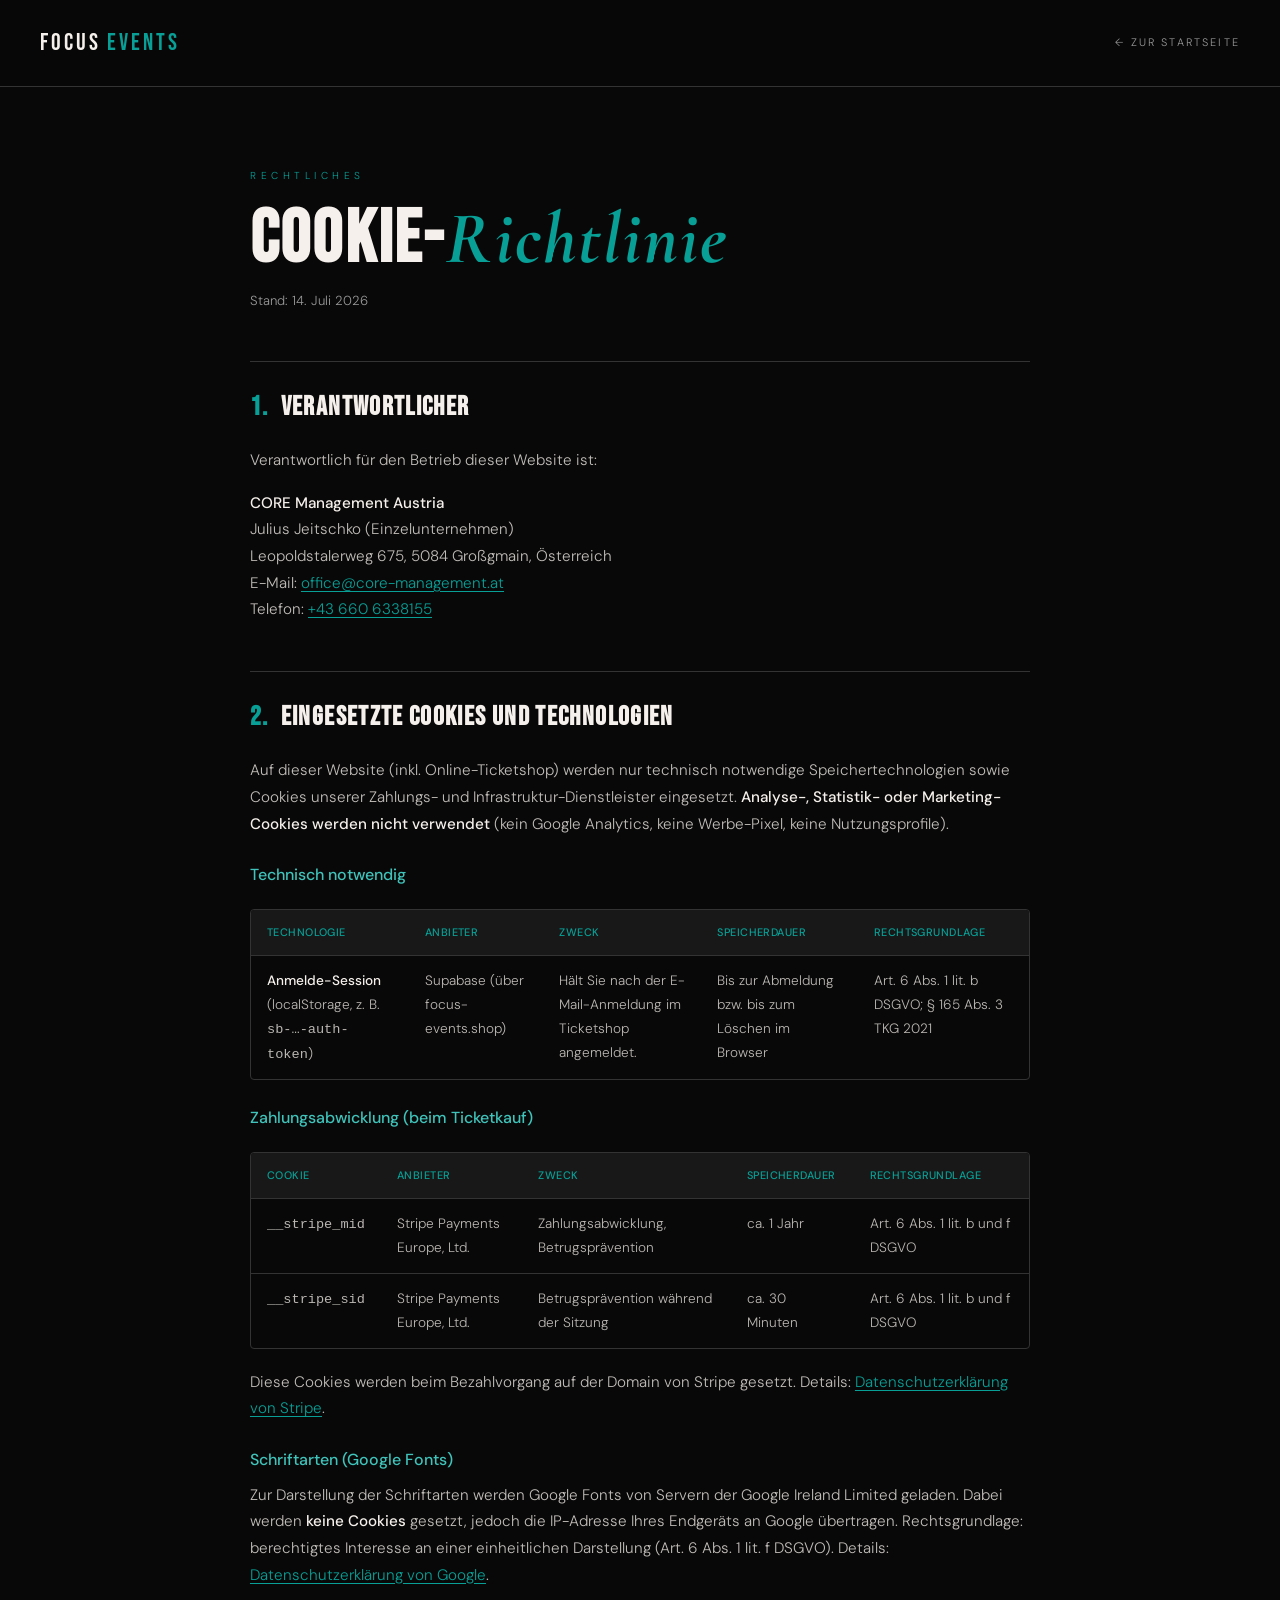
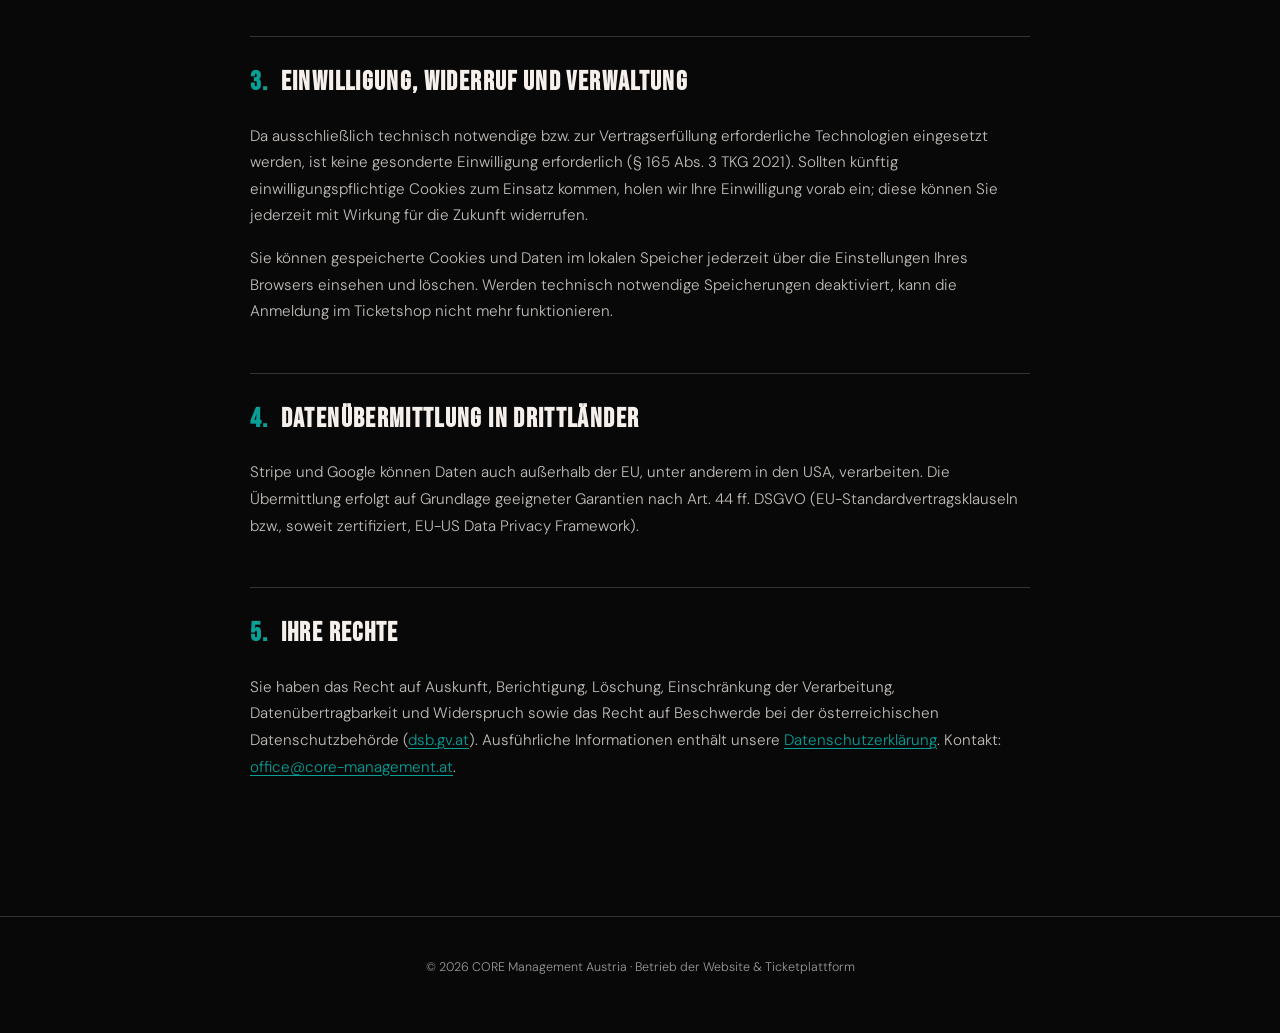
<file: cookie-policy.html>
<!DOCTYPE html>
<html lang="de">
<head>
<meta charset="UTF-8">
<meta name="viewport" content="width=device-width, initial-scale=1.0">
<title>Cookie-Richtlinie – Focus Events</title>
<meta name="robots" content="index, follow">
<link rel="preconnect" href="https://fonts.googleapis.com">
<link href="https://fonts.googleapis.com/css2?family=Cormorant+Garamond:ital,wght@0,300;0,400;0,600;1,300;1,400&family=Bebas+Neue&family=DM+Sans:ital,wght@0,300;0,400;0,500;1,300&display=swap" rel="stylesheet">
<link rel="icon" type="image/png" href="favicon.png">
<style>
  :root {
    --gold: #079f96;
    --gold-light: #3fc3ba;
    --gold-dim: rgba(7,159,150,0.15);
    --black: #080808;
    --dark: #101010;
    --dark2: #181818;
    --white: #F5F0EB;
    --gray: #999;
    --gray2: #333;
  }
  * { margin: 0; padding: 0; box-sizing: border-box; }
  body { background: var(--black); color: var(--white); font-family: 'DM Sans', sans-serif; font-weight: 300; line-height: 1.75; -webkit-font-smoothing: antialiased; }

  .doc-nav { position: sticky; top: 0; z-index: 10; display: flex; justify-content: space-between; align-items: center; padding: 22px 40px; background: rgba(8,8,8,0.9); backdrop-filter: blur(10px); border-bottom: 1px solid var(--gray2); }
  .logo { font-family: 'Bebas Neue', sans-serif; font-size: 1.5rem; letter-spacing: 0.12em; color: var(--white); text-decoration: none; }
  .logo span { color: var(--gold); }
  .back-link { font-size: 0.68rem; letter-spacing: 0.2em; text-transform: uppercase; color: var(--gray); text-decoration: none; transition: color 0.3s; }
  .back-link:hover { color: var(--gold); }

  .doc { max-width: 860px; margin: 0 auto; padding: 80px 40px 120px; }
  .doc-label { font-size: 0.63rem; letter-spacing: 0.45em; text-transform: uppercase; color: var(--gold); margin-bottom: 18px; }
  h1 { font-family: 'Bebas Neue', sans-serif; font-size: clamp(2.8rem, 7vw, 4.6rem); line-height: 0.98; letter-spacing: 0.03em; margin-bottom: 14px; }
  h1 em { font-style: italic; font-family: 'Cormorant Garamond', serif; color: var(--gold); }
  .updated { font-size: 0.82rem; color: var(--gray); margin-bottom: 40px; }

  h2 { font-family: 'Bebas Neue', sans-serif; font-size: 1.7rem; letter-spacing: 0.05em; color: var(--white); margin: 48px 0 16px; padding-top: 22px; border-top: 1px solid var(--gray2); }
  h2 .n { color: var(--gold); margin-right: 12px; }
  h3 { font-size: 1rem; font-weight: 500; color: var(--gold-light); margin: 24px 0 8px; }
  p { font-size: 0.95rem; color: rgba(245,240,235,0.78); margin-bottom: 16px; }
  a { color: var(--gold); text-decoration: underline; text-underline-offset: 3px; }
  a:hover { color: var(--gold-light); }
  ul { margin: 0 0 18px 22px; }
  li { font-size: 0.95rem; color: rgba(245,240,235,0.78); margin-bottom: 8px; }
  strong { color: var(--white); font-weight: 500; }

  .ph { display: inline-block; background: var(--gold-dim); color: var(--gold-light); border: 1px dashed var(--gold); border-radius: 3px; padding: 1px 8px; font-weight: 500; font-size: 0.9em; }

  .table-wrap { overflow-x: auto; margin: 20px 0; border: 1px solid var(--gray2); border-radius: 4px; }
  table { width: 100%; border-collapse: collapse; min-width: 640px; }
  th, td { text-align: left; padding: 13px 16px; font-size: 0.85rem; border-bottom: 1px solid var(--gray2); vertical-align: top; }
  th { background: var(--dark2); color: var(--gold); font-weight: 500; letter-spacing: 0.04em; text-transform: uppercase; font-size: 0.68rem; }
  td { color: rgba(245,240,235,0.75); }
  tr:last-child td { border-bottom: none; }
  td strong { color: var(--white); }

  footer { border-top: 1px solid var(--gray2); padding: 40px; text-align: center; }
  footer p { font-size: 0.78rem; color: var(--gray); }

  @media (max-width: 640px) {
    .doc-nav { padding: 18px 22px; }
    .doc { padding: 56px 22px 90px; }
  }
</style>
</head>
<body>

<nav class="doc-nav">
  <a href="/" class="logo">FOCUS <span>EVENTS</span></a>
  <a href="/" class="back-link">← Zur Startseite</a>
</nav>

<main class="doc">
  <div class="doc-label">Rechtliches</div>
  <h1>Cookie-<em>Richtlinie</em></h1>
  <p class="updated">Stand: 14. Juli 2026</p>

  <h2><span class="n">1.</span>Verantwortlicher</h2>
  <p>Verantwortlich für den Betrieb dieser Website ist:</p>
  <p>
    <strong>CORE Management Austria</strong><br>
    Julius Jeitschko (Einzelunternehmen)<br>
    Leopoldstalerweg 675, 5084 Großgmain, Österreich<br>
    E-Mail: <a href="mailto:office@core-management.at">office@core-management.at</a><br>
    Telefon: <a href="tel:+436606338155">+43 660 6338155</a>
  </p>

  <h2><span class="n">2.</span>Eingesetzte Cookies und Technologien</h2>
  <p>Auf dieser Website (inkl. Online-Ticketshop) werden nur technisch notwendige Speichertechnologien sowie Cookies unserer Zahlungs- und Infrastruktur-Dienstleister eingesetzt. <strong>Analyse-, Statistik- oder Marketing-Cookies werden nicht verwendet</strong> (kein Google Analytics, keine Werbe-Pixel, keine Nutzungsprofile).</p>

  <h3>Technisch notwendig</h3>
  <div class="table-wrap">
    <table>
      <thead><tr><th>Technologie</th><th>Anbieter</th><th>Zweck</th><th>Speicherdauer</th><th>Rechtsgrundlage</th></tr></thead>
      <tbody>
        <tr>
          <td><strong>Anmelde-Session</strong> (localStorage, z. B. <code>sb-…-auth-token</code>)</td>
          <td>Supabase (über focus-events.shop)</td>
          <td>Hält Sie nach der E-Mail-Anmeldung im Ticketshop angemeldet.</td>
          <td>Bis zur Abmeldung bzw. bis zum Löschen im Browser</td>
          <td>Art. 6 Abs. 1 lit. b DSGVO; § 165 Abs. 3 TKG 2021</td>
        </tr>
      </tbody>
    </table>
  </div>

  <h3>Zahlungsabwicklung (beim Ticketkauf)</h3>
  <div class="table-wrap">
    <table>
      <thead><tr><th>Cookie</th><th>Anbieter</th><th>Zweck</th><th>Speicherdauer</th><th>Rechtsgrundlage</th></tr></thead>
      <tbody>
        <tr><td><code>__stripe_mid</code></td><td>Stripe Payments Europe, Ltd.</td><td>Zahlungsabwicklung, Betrugsprävention</td><td>ca. 1 Jahr</td><td>Art. 6 Abs. 1 lit. b und f DSGVO</td></tr>
        <tr><td><code>__stripe_sid</code></td><td>Stripe Payments Europe, Ltd.</td><td>Betrugsprävention während der Sitzung</td><td>ca. 30 Minuten</td><td>Art. 6 Abs. 1 lit. b und f DSGVO</td></tr>
      </tbody>
    </table>
  </div>
  <p>Diese Cookies werden beim Bezahlvorgang auf der Domain von Stripe gesetzt. Details: <a href="https://stripe.com/at/privacy" target="_blank" rel="noopener">Datenschutzerklärung von Stripe</a>.</p>

  <h3>Schriftarten (Google Fonts)</h3>
  <p>Zur Darstellung der Schriftarten werden Google Fonts von Servern der Google Ireland Limited geladen. Dabei werden <strong>keine Cookies</strong> gesetzt, jedoch die IP-Adresse Ihres Endgeräts an Google übertragen. Rechtsgrundlage: berechtigtes Interesse an einer einheitlichen Darstellung (Art. 6 Abs. 1 lit. f DSGVO). Details: <a href="https://policies.google.com/privacy" target="_blank" rel="noopener">Datenschutzerklärung von Google</a>.</p>

  <h2><span class="n">3.</span>Einwilligung, Widerruf und Verwaltung</h2>
  <p>Da ausschließlich technisch notwendige bzw. zur Vertragserfüllung erforderliche Technologien eingesetzt werden, ist keine gesonderte Einwilligung erforderlich (§ 165 Abs. 3 TKG 2021). Sollten künftig einwilligungspflichtige Cookies zum Einsatz kommen, holen wir Ihre Einwilligung vorab ein; diese können Sie jederzeit mit Wirkung für die Zukunft widerrufen.</p>
  <p>Sie können gespeicherte Cookies und Daten im lokalen Speicher jederzeit über die Einstellungen Ihres Browsers einsehen und löschen. Werden technisch notwendige Speicherungen deaktiviert, kann die Anmeldung im Ticketshop nicht mehr funktionieren.</p>

  <h2><span class="n">4.</span>Datenübermittlung in Drittländer</h2>
  <p>Stripe und Google können Daten auch außerhalb der EU, unter anderem in den USA, verarbeiten. Die Übermittlung erfolgt auf Grundlage geeigneter Garantien nach Art. 44 ff. DSGVO (EU-Standardvertragsklauseln bzw., soweit zertifiziert, EU-US Data Privacy Framework).</p>

  <h2><span class="n">5.</span>Ihre Rechte</h2>
  <p>Sie haben das Recht auf Auskunft, Berichtigung, Löschung, Einschränkung der Verarbeitung, Datenübertragbarkeit und Widerspruch sowie das Recht auf Beschwerde bei der österreichischen Datenschutzbehörde (<a href="https://www.dsb.gv.at" target="_blank" rel="noopener">dsb.gv.at</a>). Ausführliche Informationen enthält unsere <a href="datenschutz.html">Datenschutzerklärung</a>. Kontakt: <a href="mailto:office@core-management.at">office@core-management.at</a>.</p>
</main>

<footer>
  <p>© 2026 CORE Management Austria · Betrieb der Website &amp; Ticketplattform</p>
</footer>

</body>
</html>
</file>
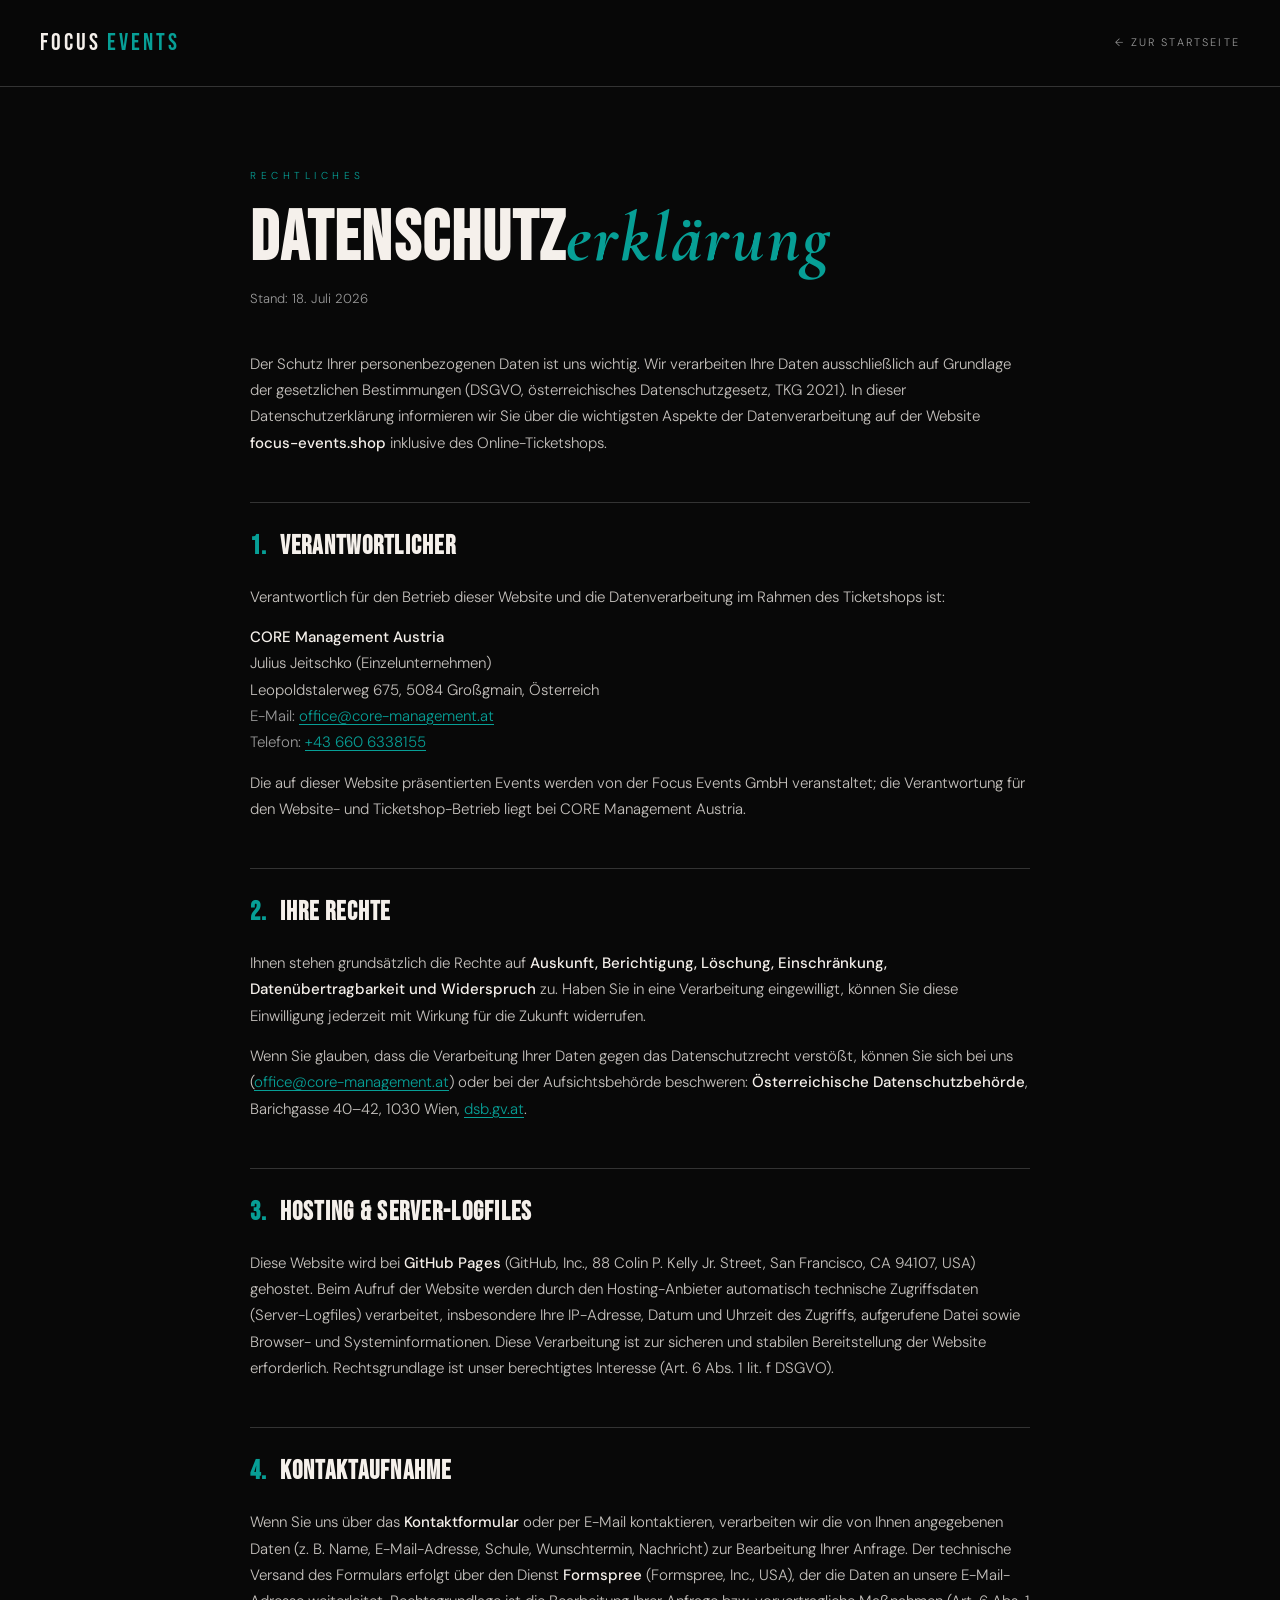
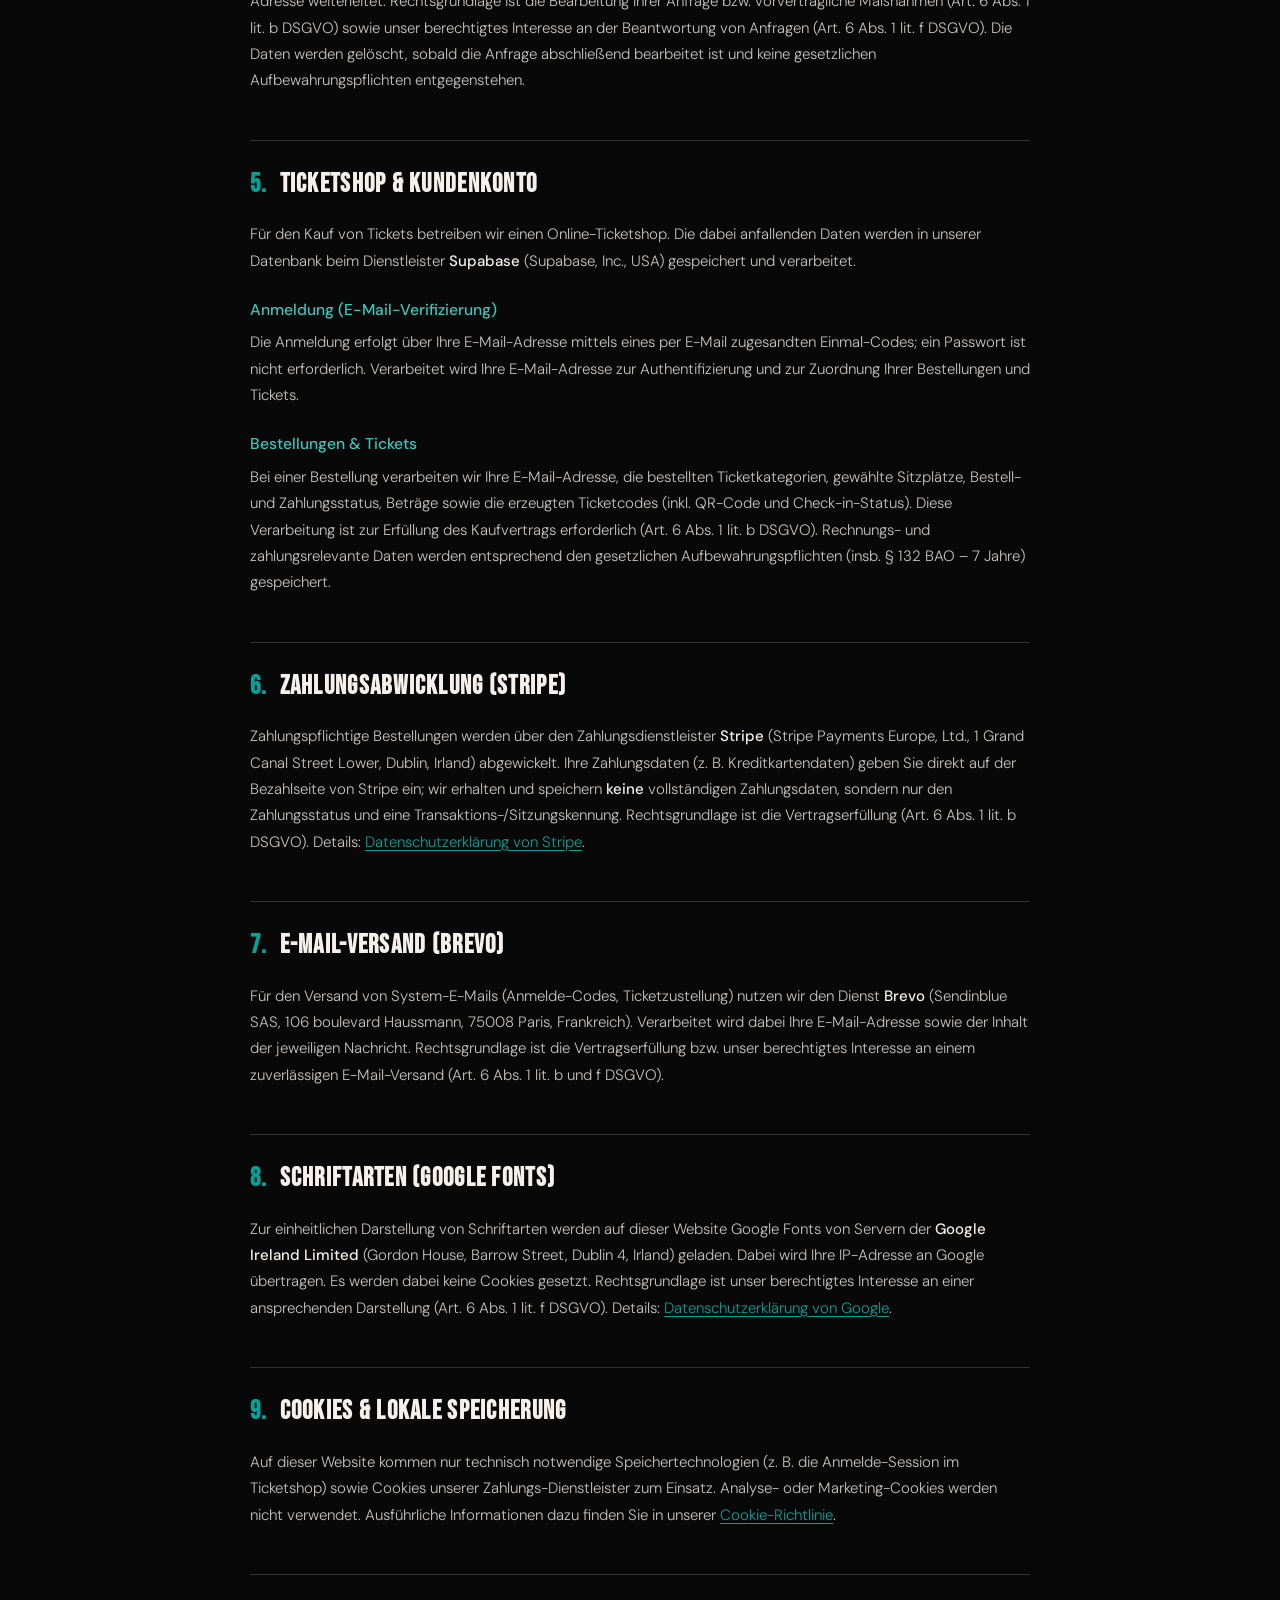
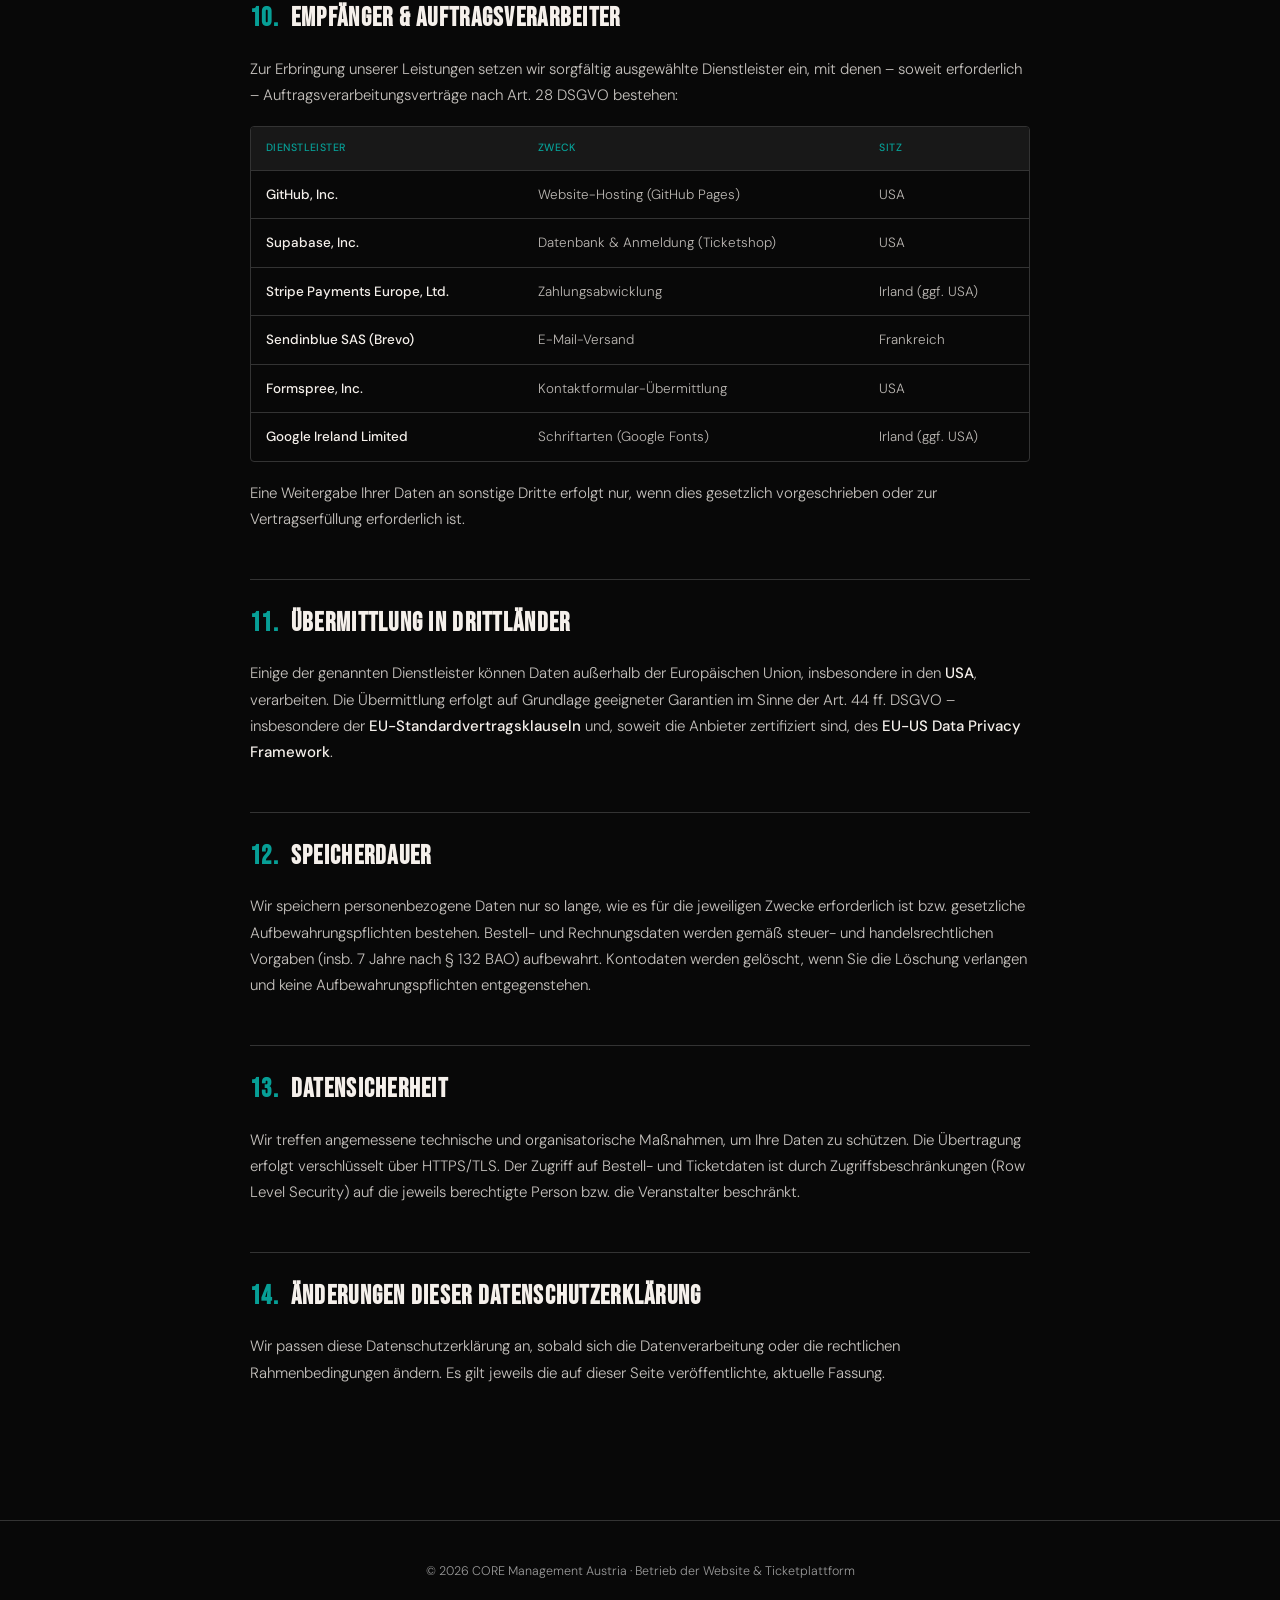
<file: datenschutz.html>
<!DOCTYPE html>
<html lang="de">
<head>
<meta charset="UTF-8">
<meta name="viewport" content="width=device-width, initial-scale=1.0">
<title>Datenschutzerklärung – Focus Events</title>
<meta name="robots" content="index, follow">
<link rel="preconnect" href="https://fonts.googleapis.com">
<link href="https://fonts.googleapis.com/css2?family=Cormorant+Garamond:ital,wght@0,300;0,400;0,600;1,300;1,400&family=Bebas+Neue&family=DM+Sans:ital,wght@0,300;0,400;0,500;1,300&display=swap" rel="stylesheet">
<link rel="icon" type="image/png" href="favicon.png">
<style>
  :root {
    --gold: #079f96;
    --gold-light: #3fc3ba;
    --gold-dim: rgba(7,159,150,0.15);
    --black: #080808;
    --dark: #101010;
    --dark2: #181818;
    --white: #F5F0EB;
    --gray: #999;
    --gray2: #333;
  }
  * { margin: 0; padding: 0; box-sizing: border-box; }
  body { background: var(--black); color: var(--white); font-family: 'DM Sans', sans-serif; font-weight: 300; line-height: 1.75; -webkit-font-smoothing: antialiased; }

  .doc-nav { position: sticky; top: 0; z-index: 10; display: flex; justify-content: space-between; align-items: center; padding: 22px 40px; background: rgba(8,8,8,0.9); backdrop-filter: blur(10px); border-bottom: 1px solid var(--gray2); }
  .logo { font-family: 'Bebas Neue', sans-serif; font-size: 1.5rem; letter-spacing: 0.12em; color: var(--white); text-decoration: none; }
  .logo span { color: var(--gold); }
  .back-link { font-size: 0.68rem; letter-spacing: 0.2em; text-transform: uppercase; color: var(--gray); text-decoration: none; transition: color 0.3s; }
  .back-link:hover { color: var(--gold); }

  .doc { max-width: 860px; margin: 0 auto; padding: 80px 40px 120px; }
  .doc-label { font-size: 0.63rem; letter-spacing: 0.45em; text-transform: uppercase; color: var(--gold); margin-bottom: 18px; }
  h1 { font-family: 'Bebas Neue', sans-serif; font-size: clamp(2.6rem, 6.4vw, 4.4rem); line-height: 0.98; letter-spacing: 0.03em; margin-bottom: 14px; }
  h1 em { font-style: italic; font-family: 'Cormorant Garamond', serif; color: var(--gold); }
  .updated { font-size: 0.82rem; color: var(--gray); margin-bottom: 40px; }

  h2 { font-family: 'Bebas Neue', sans-serif; font-size: 1.6rem; letter-spacing: 0.05em; color: var(--white); margin: 46px 0 14px; padding-top: 22px; border-top: 1px solid var(--gray2); }
  h2 .n { color: var(--gold); margin-right: 12px; }
  h3 { font-size: 0.98rem; font-weight: 500; color: var(--gold-light); margin: 22px 0 6px; }
  p { font-size: 0.94rem; color: rgba(245,240,235,0.8); margin-bottom: 14px; }
  a { color: var(--gold); text-decoration: underline; text-underline-offset: 3px; }
  a:hover { color: var(--gold-light); }
  ul { margin: 0 0 16px 22px; }
  li { font-size: 0.94rem; color: rgba(245,240,235,0.8); margin-bottom: 7px; }
  strong { color: var(--white); font-weight: 500; }
  .lbl { color: var(--gray); }

  .table-wrap { overflow-x: auto; margin: 18px 0; border: 1px solid var(--gray2); border-radius: 4px; }
  table { width: 100%; border-collapse: collapse; min-width: 640px; }
  th, td { text-align: left; padding: 12px 15px; font-size: 0.84rem; border-bottom: 1px solid var(--gray2); vertical-align: top; }
  th { background: var(--dark2); color: var(--gold); font-weight: 500; letter-spacing: 0.04em; text-transform: uppercase; font-size: 0.66rem; }
  td { color: rgba(245,240,235,0.75); }
  tr:last-child td { border-bottom: none; }
  td strong { color: var(--white); }

  footer { border-top: 1px solid var(--gray2); padding: 40px; text-align: center; }
  footer p { font-size: 0.78rem; color: var(--gray); }

  @media (max-width: 640px) {
    .doc-nav { padding: 18px 22px; }
    .doc { padding: 56px 22px 90px; }
  }
</style>
</head>
<body>

<nav class="doc-nav">
  <a href="/" class="logo">FOCUS <span>EVENTS</span></a>
  <a href="/" class="back-link">← Zur Startseite</a>
</nav>

<main class="doc">
  <div class="doc-label">Rechtliches</div>
  <h1>Datenschutz<em>erklärung</em></h1>
  <p class="updated">Stand: 18. Juli 2026</p>

  <p>Der Schutz Ihrer personenbezogenen Daten ist uns wichtig. Wir verarbeiten Ihre Daten ausschließlich auf Grundlage der gesetzlichen Bestimmungen (DSGVO, österreichisches Datenschutzgesetz, TKG 2021). In dieser Datenschutzerklärung informieren wir Sie über die wichtigsten Aspekte der Datenverarbeitung auf der Website <strong>focus-events.shop</strong> inklusive des Online-Ticketshops.</p>

  <h2><span class="n">1.</span>Verantwortlicher</h2>
  <p>Verantwortlich für den Betrieb dieser Website und die Datenverarbeitung im Rahmen des Ticketshops ist:</p>
  <p>
    <strong>CORE Management Austria</strong><br>
    Julius Jeitschko (Einzelunternehmen)<br>
    Leopoldstalerweg 675, 5084 Großgmain, Österreich<br>
    <span class="lbl">E-Mail:</span> <a href="mailto:office@core-management.at">office@core-management.at</a><br>
    <span class="lbl">Telefon:</span> <a href="tel:+436606338155">+43 660 6338155</a>
  </p>
  <p>Die auf dieser Website präsentierten Events werden von der Focus Events GmbH veranstaltet; die Verantwortung für den Website- und Ticketshop-Betrieb liegt bei CORE Management Austria.</p>

  <h2><span class="n">2.</span>Ihre Rechte</h2>
  <p>Ihnen stehen grundsätzlich die Rechte auf <strong>Auskunft, Berichtigung, Löschung, Einschränkung, Datenübertragbarkeit und Widerspruch</strong> zu. Haben Sie in eine Verarbeitung eingewilligt, können Sie diese Einwilligung jederzeit mit Wirkung für die Zukunft widerrufen.</p>
  <p>Wenn Sie glauben, dass die Verarbeitung Ihrer Daten gegen das Datenschutzrecht verstößt, können Sie sich bei uns (<a href="mailto:office@core-management.at">office@core-management.at</a>) oder bei der Aufsichtsbehörde beschweren: <strong>Österreichische Datenschutzbehörde</strong>, Barichgasse 40–42, 1030 Wien, <a href="https://www.dsb.gv.at" target="_blank" rel="noopener">dsb.gv.at</a>.</p>

  <h2><span class="n">3.</span>Hosting &amp; Server-Logfiles</h2>
  <p>Diese Website wird bei <strong>GitHub Pages</strong> (GitHub, Inc., 88 Colin P. Kelly Jr. Street, San Francisco, CA 94107, USA) gehostet. Beim Aufruf der Website werden durch den Hosting-Anbieter automatisch technische Zugriffsdaten (Server-Logfiles) verarbeitet, insbesondere Ihre IP-Adresse, Datum und Uhrzeit des Zugriffs, aufgerufene Datei sowie Browser- und Systeminformationen. Diese Verarbeitung ist zur sicheren und stabilen Bereitstellung der Website erforderlich. Rechtsgrundlage ist unser berechtigtes Interesse (Art. 6 Abs. 1 lit. f DSGVO).</p>

  <h2><span class="n">4.</span>Kontaktaufnahme</h2>
  <p>Wenn Sie uns über das <strong>Kontaktformular</strong> oder per E-Mail kontaktieren, verarbeiten wir die von Ihnen angegebenen Daten (z. B. Name, E-Mail-Adresse, Schule, Wunschtermin, Nachricht) zur Bearbeitung Ihrer Anfrage. Der technische Versand des Formulars erfolgt über den Dienst <strong>Formspree</strong> (Formspree, Inc., USA), der die Daten an unsere E-Mail-Adresse weiterleitet. Rechtsgrundlage ist die Bearbeitung Ihrer Anfrage bzw. vorvertragliche Maßnahmen (Art. 6 Abs. 1 lit. b DSGVO) sowie unser berechtigtes Interesse an der Beantwortung von Anfragen (Art. 6 Abs. 1 lit. f DSGVO). Die Daten werden gelöscht, sobald die Anfrage abschließend bearbeitet ist und keine gesetzlichen Aufbewahrungspflichten entgegenstehen.</p>

  <h2><span class="n">5.</span>Ticketshop &amp; Kundenkonto</h2>
  <p>Für den Kauf von Tickets betreiben wir einen Online-Ticketshop. Die dabei anfallenden Daten werden in unserer Datenbank beim Dienstleister <strong>Supabase</strong> (Supabase, Inc., USA) gespeichert und verarbeitet.</p>
  <h3>Anmeldung (E-Mail-Verifizierung)</h3>
  <p>Die Anmeldung erfolgt über Ihre E-Mail-Adresse mittels eines per E-Mail zugesandten Einmal-Codes; ein Passwort ist nicht erforderlich. Verarbeitet wird Ihre E-Mail-Adresse zur Authentifizierung und zur Zuordnung Ihrer Bestellungen und Tickets.</p>
  <h3>Bestellungen &amp; Tickets</h3>
  <p>Bei einer Bestellung verarbeiten wir Ihre E-Mail-Adresse, die bestellten Ticketkategorien, gewählte Sitzplätze, Bestell- und Zahlungsstatus, Beträge sowie die erzeugten Ticketcodes (inkl. QR-Code und Check-in-Status). Diese Verarbeitung ist zur Erfüllung des Kaufvertrags erforderlich (Art. 6 Abs. 1 lit. b DSGVO). Rechnungs- und zahlungsrelevante Daten werden entsprechend den gesetzlichen Aufbewahrungspflichten (insb. § 132 BAO – 7 Jahre) gespeichert.</p>

  <h2><span class="n">6.</span>Zahlungsabwicklung (Stripe)</h2>
  <p>Zahlungspflichtige Bestellungen werden über den Zahlungsdienstleister <strong>Stripe</strong> (Stripe Payments Europe, Ltd., 1 Grand Canal Street Lower, Dublin, Irland) abgewickelt. Ihre Zahlungsdaten (z. B. Kreditkartendaten) geben Sie direkt auf der Bezahlseite von Stripe ein; wir erhalten und speichern <strong>keine</strong> vollständigen Zahlungsdaten, sondern nur den Zahlungsstatus und eine Transaktions-/Sitzungskennung. Rechtsgrundlage ist die Vertragserfüllung (Art. 6 Abs. 1 lit. b DSGVO). Details: <a href="https://stripe.com/at/privacy" target="_blank" rel="noopener">Datenschutzerklärung von Stripe</a>.</p>

  <h2><span class="n">7.</span>E-Mail-Versand (Brevo)</h2>
  <p>Für den Versand von System-E-Mails (Anmelde-Codes, Ticketzustellung) nutzen wir den Dienst <strong>Brevo</strong> (Sendinblue SAS, 106 boulevard Haussmann, 75008 Paris, Frankreich). Verarbeitet wird dabei Ihre E-Mail-Adresse sowie der Inhalt der jeweiligen Nachricht. Rechtsgrundlage ist die Vertragserfüllung bzw. unser berechtigtes Interesse an einem zuverlässigen E-Mail-Versand (Art. 6 Abs. 1 lit. b und f DSGVO).</p>

  <h2><span class="n">8.</span>Schriftarten (Google Fonts)</h2>
  <p>Zur einheitlichen Darstellung von Schriftarten werden auf dieser Website Google Fonts von Servern der <strong>Google Ireland Limited</strong> (Gordon House, Barrow Street, Dublin 4, Irland) geladen. Dabei wird Ihre IP-Adresse an Google übertragen. Es werden dabei keine Cookies gesetzt. Rechtsgrundlage ist unser berechtigtes Interesse an einer ansprechenden Darstellung (Art. 6 Abs. 1 lit. f DSGVO). Details: <a href="https://policies.google.com/privacy" target="_blank" rel="noopener">Datenschutzerklärung von Google</a>.</p>

  <h2><span class="n">9.</span>Cookies &amp; lokale Speicherung</h2>
  <p>Auf dieser Website kommen nur technisch notwendige Speichertechnologien (z. B. die Anmelde-Session im Ticketshop) sowie Cookies unserer Zahlungs-Dienstleister zum Einsatz. Analyse- oder Marketing-Cookies werden nicht verwendet. Ausführliche Informationen dazu finden Sie in unserer <a href="cookie-policy.html">Cookie-Richtlinie</a>.</p>

  <h2><span class="n">10.</span>Empfänger &amp; Auftragsverarbeiter</h2>
  <p>Zur Erbringung unserer Leistungen setzen wir sorgfältig ausgewählte Dienstleister ein, mit denen – soweit erforderlich – Auftragsverarbeitungsverträge nach Art. 28 DSGVO bestehen:</p>
  <div class="table-wrap">
    <table>
      <thead><tr><th>Dienstleister</th><th>Zweck</th><th>Sitz</th></tr></thead>
      <tbody>
        <tr><td><strong>GitHub, Inc.</strong></td><td>Website-Hosting (GitHub Pages)</td><td>USA</td></tr>
        <tr><td><strong>Supabase, Inc.</strong></td><td>Datenbank &amp; Anmeldung (Ticketshop)</td><td>USA</td></tr>
        <tr><td><strong>Stripe Payments Europe, Ltd.</strong></td><td>Zahlungsabwicklung</td><td>Irland (ggf. USA)</td></tr>
        <tr><td><strong>Sendinblue SAS (Brevo)</strong></td><td>E-Mail-Versand</td><td>Frankreich</td></tr>
        <tr><td><strong>Formspree, Inc.</strong></td><td>Kontaktformular-Übermittlung</td><td>USA</td></tr>
        <tr><td><strong>Google Ireland Limited</strong></td><td>Schriftarten (Google Fonts)</td><td>Irland (ggf. USA)</td></tr>
      </tbody>
    </table>
  </div>
  <p>Eine Weitergabe Ihrer Daten an sonstige Dritte erfolgt nur, wenn dies gesetzlich vorgeschrieben oder zur Vertragserfüllung erforderlich ist.</p>

  <h2><span class="n">11.</span>Übermittlung in Drittländer</h2>
  <p>Einige der genannten Dienstleister können Daten außerhalb der Europäischen Union, insbesondere in den <strong>USA</strong>, verarbeiten. Die Übermittlung erfolgt auf Grundlage geeigneter Garantien im Sinne der Art. 44 ff. DSGVO – insbesondere der <strong>EU-Standardvertragsklauseln</strong> und, soweit die Anbieter zertifiziert sind, des <strong>EU-US Data Privacy Framework</strong>.</p>

  <h2><span class="n">12.</span>Speicherdauer</h2>
  <p>Wir speichern personenbezogene Daten nur so lange, wie es für die jeweiligen Zwecke erforderlich ist bzw. gesetzliche Aufbewahrungspflichten bestehen. Bestell- und Rechnungsdaten werden gemäß steuer- und handelsrechtlichen Vorgaben (insb. 7 Jahre nach § 132 BAO) aufbewahrt. Kontodaten werden gelöscht, wenn Sie die Löschung verlangen und keine Aufbewahrungspflichten entgegenstehen.</p>

  <h2><span class="n">13.</span>Datensicherheit</h2>
  <p>Wir treffen angemessene technische und organisatorische Maßnahmen, um Ihre Daten zu schützen. Die Übertragung erfolgt verschlüsselt über HTTPS/TLS. Der Zugriff auf Bestell- und Ticketdaten ist durch Zugriffsbeschränkungen (Row Level Security) auf die jeweils berechtigte Person bzw. die Veranstalter beschränkt.</p>

  <h2><span class="n">14.</span>Änderungen dieser Datenschutzerklärung</h2>
  <p>Wir passen diese Datenschutzerklärung an, sobald sich die Datenverarbeitung oder die rechtlichen Rahmenbedingungen ändern. Es gilt jeweils die auf dieser Seite veröffentlichte, aktuelle Fassung.</p>
</main>

<footer>
  <p>© 2026 CORE Management Austria · Betrieb der Website &amp; Ticketplattform</p>
</footer>

</body>
</html>
</file>
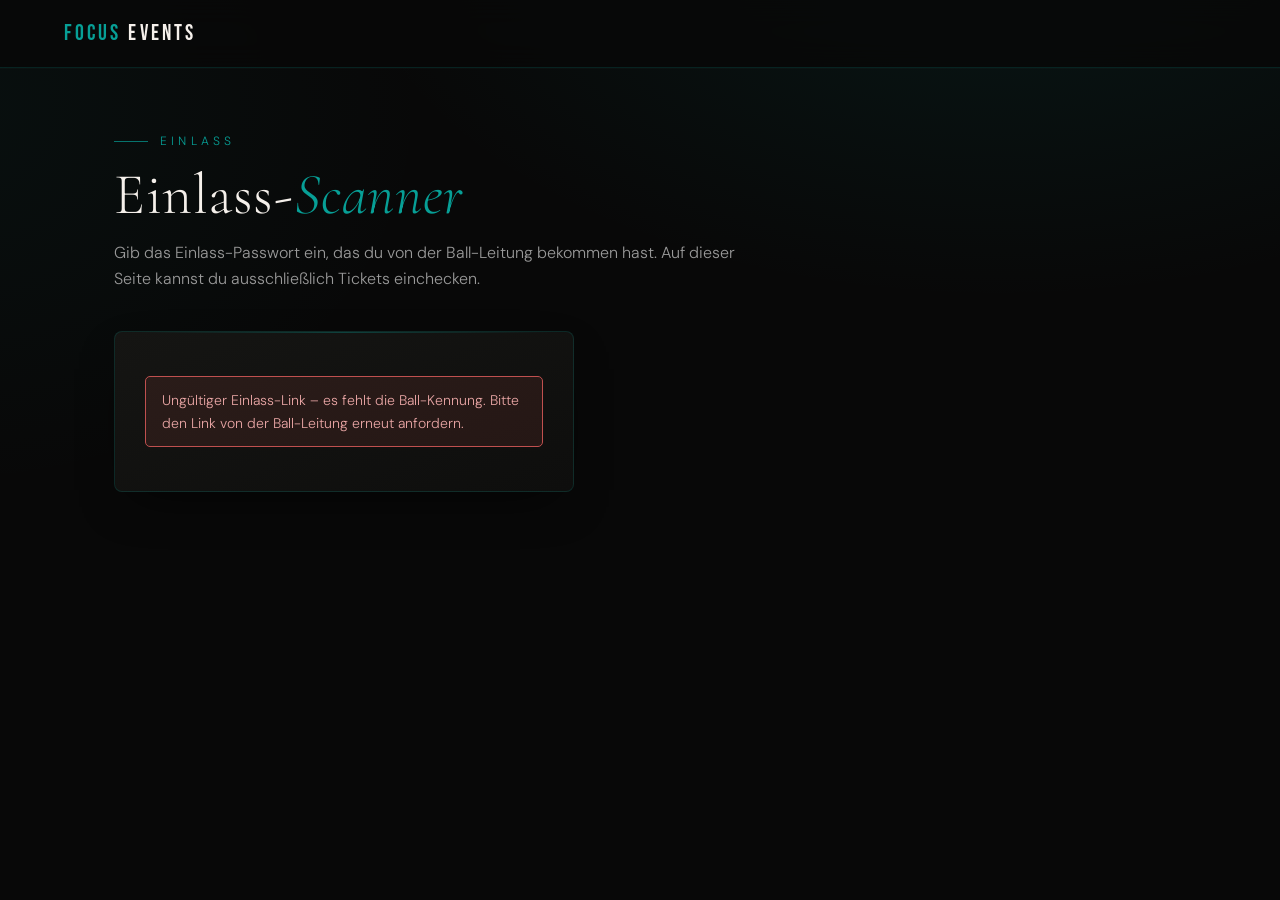
<file: einlass.html>
<!DOCTYPE html>
<html lang="de">
<head>
<meta charset="UTF-8">
<meta name="viewport" content="width=device-width, initial-scale=1.0">
<title>Einlass-Scanner – Focus Events</title>
<link rel="preconnect" href="https://fonts.googleapis.com">
<link href="https://fonts.googleapis.com/css2?family=Cormorant+Garamond:ital,wght@0,300;0,400;0,600;1,300;1,400&family=Bebas+Neue&family=DM+Sans:ital,wght@0,300;0,400;0,500;1,300&display=swap" rel="stylesheet">
<link rel="icon" type="image/png" href="favicon.png">
<link rel="stylesheet" href="assets/shop.css?v=20261029a">
</head>
<body>

<nav class="shop-nav">
  <a href="#" class="logo"><span>FOCUS</span> EVENTS</a>
  <div class="links">
    <span class="nav-user" id="ciEventName" style="display:none"></span>
    <a href="#" id="ciLogout" class="nav-user" style="display:none">Abmelden</a>
  </div>
</nav>

<!-- Passwort-Login -->
<div class="wrap" id="ciGate">
  <div class="page-head">
    <div class="eyebrow">Einlass</div>
    <h1>Einlass-<em>Scanner</em></h1>
    <p>Gib das Einlass-Passwort ein, das du von der Ball-Leitung bekommen hast. Auf dieser Seite kannst du ausschließlich Tickets einchecken.</p>
  </div>
  <div class="card" style="max-width:460px">
    <div id="ciGateForm">
      <label for="ciPw">Einlass-Passwort</label>
      <input type="password" id="ciPw" placeholder="Passwort" autocomplete="off">
      <div class="msg" id="ciGateMsg"></div>
      <button class="btn btn-gold" id="btnCiLogin" style="margin-top:16px">Anmelden</button>
    </div>
    <div class="msg" id="ciGateErr"></div>
  </div>
</div>

<!-- Scanner -->
<div class="wrap" id="ciScan" style="display:none">
  <div class="page-head" style="margin-bottom:20px">
    <div class="eyebrow" id="ciScanEvent">Einlass</div>
    <h1>QR-Code <em>scannen</em></h1>
  </div>
  <div class="card">
    <p class="sub">Kamera starten und den QR-Code des Tickets vor die Linse halten – der Check-in passiert automatisch.</p>
    <div id="scannerBox" style="position:relative;margin-top:14px;display:none">
      <video id="scanVideo" playsinline muted autoplay style="width:100%;border-radius:4px;border:1px solid var(--line);background:#000;display:block"></video>
      <div id="scanFrame" style="position:absolute;inset:12%;border:2px solid var(--gold);border-radius:8px;pointer-events:none;opacity:.7;transition:border-color .15s"></div>
    </div>
    <div class="msg" id="scanMsg"></div>
    <div style="display:flex;gap:10px;margin-top:14px;flex-wrap:wrap">
      <button class="btn btn-gold" id="btnScanStart">Kamera-Scan starten</button>
      <button class="btn btn-ghost" id="btnScanStop" style="display:none">Stoppen</button>
      <button class="btn btn-ghost" id="btnScanPhoto">Foto scannen</button>
      <input type="file" id="scanPhoto" accept="image/*" capture="environment" style="display:none">
    </div>
    <p class="hint" style="margin-top:10px">Erkennt der Live-Scanner nichts (z.&nbsp;B. unscharfe Laptop-Webcam), nutze <b>„Foto scannen“</b>. Am Handy funktioniert auch die normale Kamera-App: Der QR-Code öffnet die Ticketprüfung.</p>
  </div>

  <div class="card" style="margin-top:18px">
    <label for="ciCode" style="margin-top:0">Ticketcode manuell eingeben</label>
    <div style="display:flex;gap:10px;flex-wrap:wrap">
      <input type="text" id="ciCode" placeholder="CM-XXXX-XXXX" autocomplete="off" style="text-transform:uppercase;flex:1 1 200px">
      <button class="btn btn-gold" id="btnCiCheck">Einchecken</button>
    </div>
    <div class="msg" id="ciCodeMsg"></div>
  </div>

  <!-- Gästeliste: Gast nach Namen suchen und manuell einchecken -->
  <div class="card" style="margin-top:18px">
    <div style="display:flex;justify-content:space-between;align-items:center;gap:10px;flex-wrap:wrap">
      <h2 style="margin:0">Gästeliste</h2>
      <button class="btn btn-ghost btn-sm" id="btnGlReload">Aktualisieren</button>
    </div>
    <p class="sub" style="margin-top:6px">Name, E-Mail oder Ticketcode eingeben – z.&nbsp;B. wenn der QR-Code nicht lesbar ist.</p>
    <input type="text" id="glSearch" placeholder="Nach Name suchen …" autocomplete="off" style="margin-top:10px">
    <div class="msg" id="glMsg"></div>
    <div id="glCount" class="hint" style="margin:8px 0"></div>
    <div id="glList"></div>
  </div>

  <div class="card" style="margin-top:18px">
    <h2>Letzte Check-ins</h2>
    <div id="ciLog"><p class="sub">Noch keine Check-ins in dieser Sitzung.</p></div>
  </div>
</div>

<!-- Vollbild-Rückmeldung beim Scan (unübersehbar) -->
<div id="scanFlash" aria-live="assertive" style="position:fixed;inset:0;z-index:9999;display:none;flex-direction:column;align-items:center;justify-content:center;text-align:center;padding:24px;color:#fff;cursor:pointer">
  <div id="scanFlashIcon" style="font-size:min(38vw,150px);line-height:1;font-weight:700"></div>
  <div id="scanFlashTitle" style="font-family:'Bebas Neue',sans-serif;font-size:clamp(2rem,9vw,3.4rem);letter-spacing:.06em;margin-top:6px"></div>
  <div id="scanFlashInfo" style="font-size:clamp(1rem,4.5vw,1.35rem);margin-top:10px;max-width:620px;opacity:.95;word-break:break-word;white-space:pre-line;line-height:1.5"></div>
  <div style="font-size:.8rem;letter-spacing:.15em;text-transform:uppercase;margin-top:26px;opacity:.7">Tippen zum Fortfahren</div>
</div>

<script src="assets/supabase.js"></script>
<script src="assets/jsqr.js"></script>
<script src="assets/store.js?v=20261111a"></script>
<script src="assets/einlass.js?v=20261029a"></script>
</body>
</html>
</file>
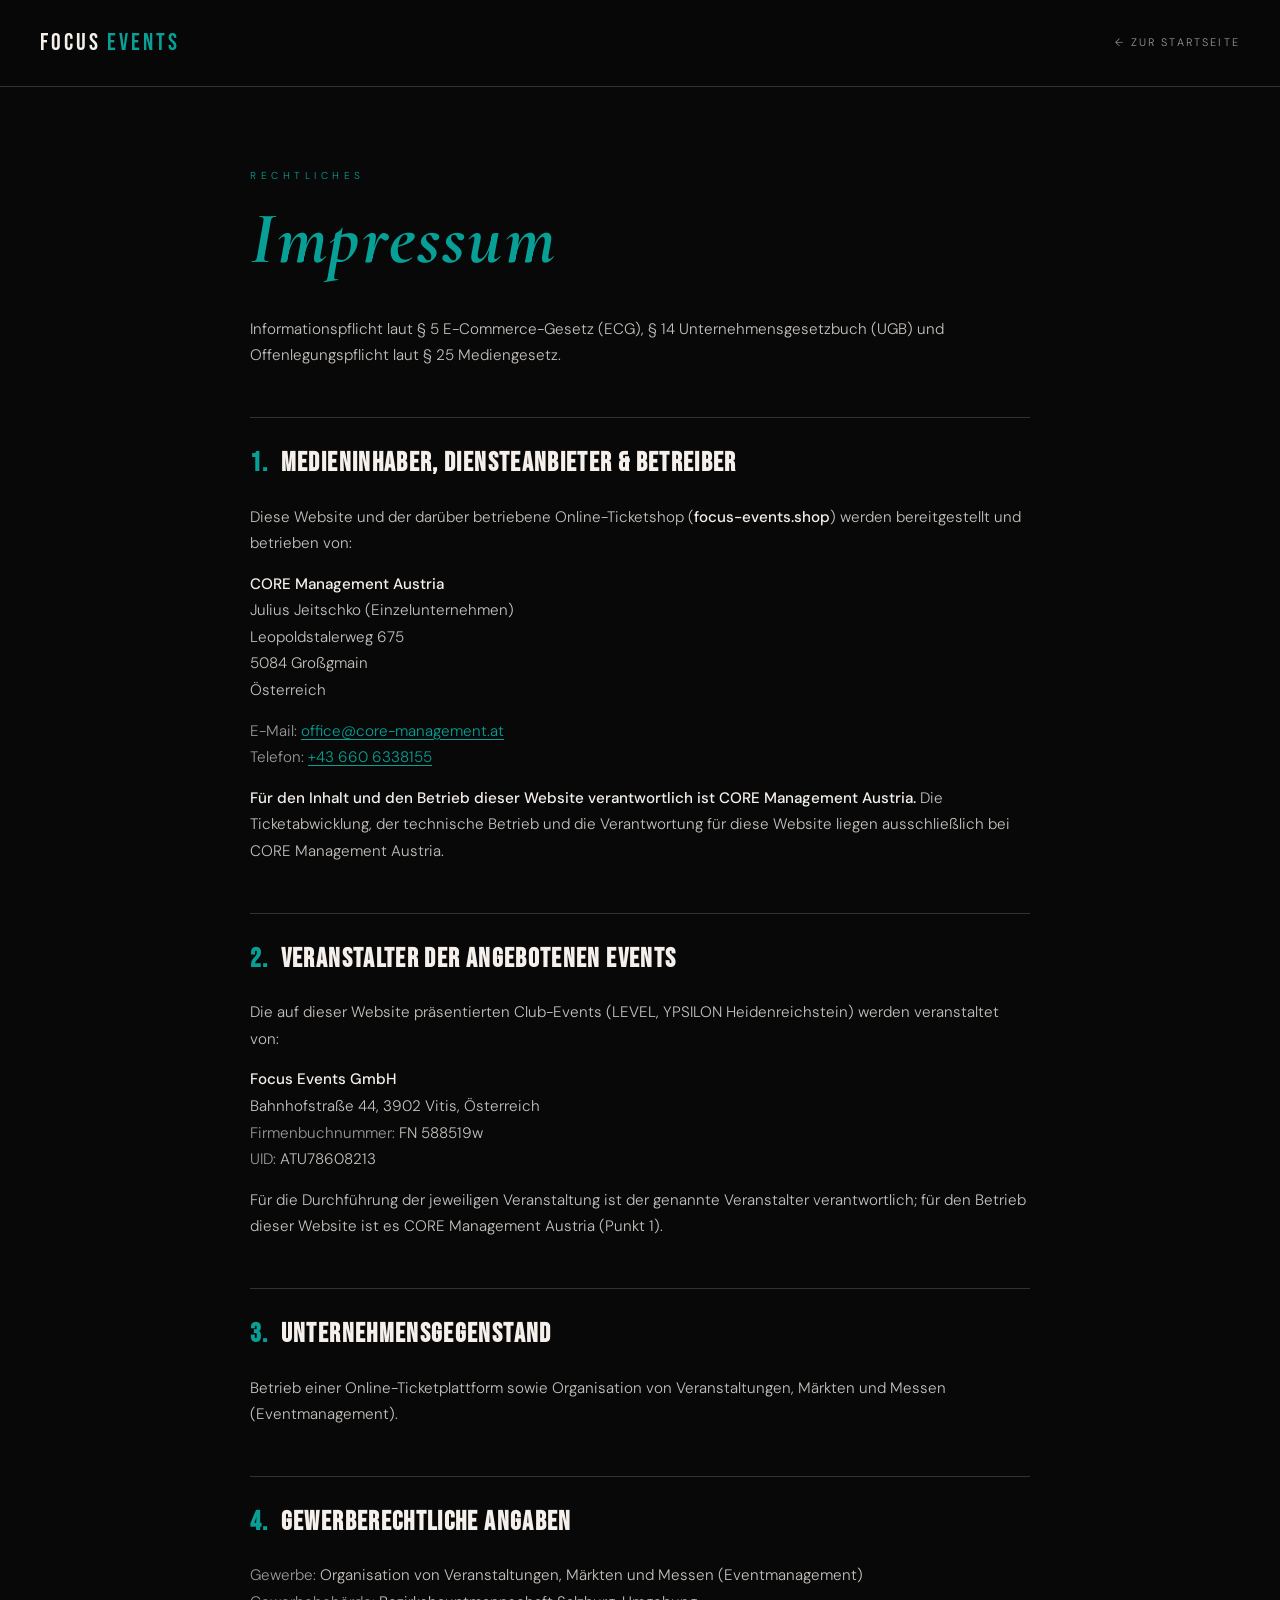
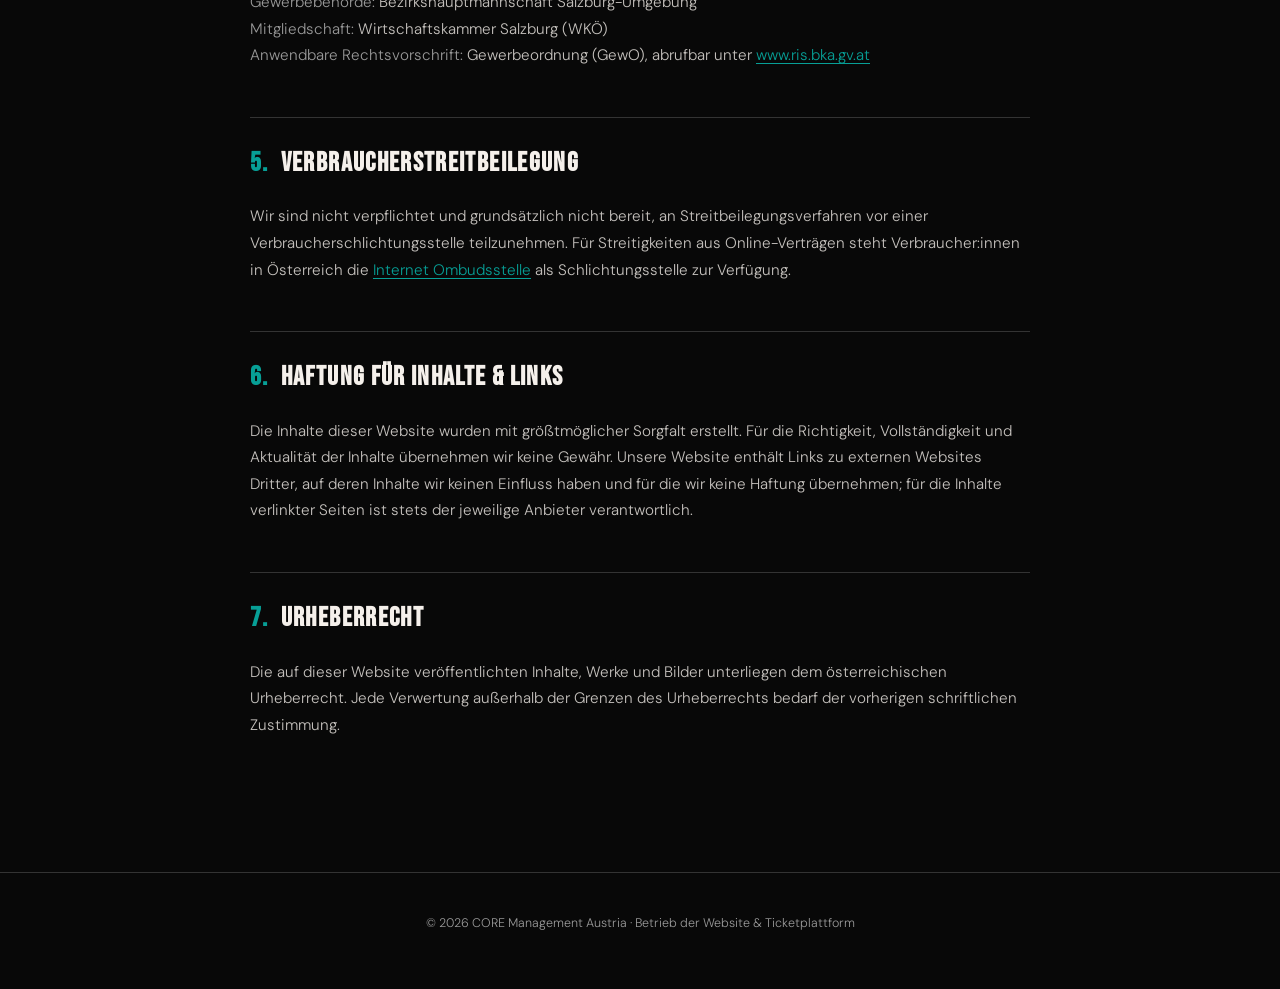
<file: impressum.html>
<!DOCTYPE html>
<html lang="de">
<head>
<meta charset="UTF-8">
<meta name="viewport" content="width=device-width, initial-scale=1.0">
<title>Impressum – Focus Events</title>
<meta name="robots" content="index, follow">
<link rel="preconnect" href="https://fonts.googleapis.com">
<link href="https://fonts.googleapis.com/css2?family=Cormorant+Garamond:ital,wght@0,300;0,400;0,600;1,300;1,400&family=Bebas+Neue&family=DM+Sans:ital,wght@0,300;0,400;0,500;1,300&display=swap" rel="stylesheet">
<link rel="icon" type="image/png" href="favicon.png">
<style>
  :root {
    --gold: #079f96;
    --gold-light: #3fc3ba;
    --gold-dim: rgba(7,159,150,0.15);
    --black: #080808;
    --dark: #101010;
    --dark2: #181818;
    --white: #F5F0EB;
    --gray: #999;
    --gray2: #333;
  }
  * { margin: 0; padding: 0; box-sizing: border-box; }
  body { background: var(--black); color: var(--white); font-family: 'DM Sans', sans-serif; font-weight: 300; line-height: 1.75; -webkit-font-smoothing: antialiased; }

  .doc-nav { position: sticky; top: 0; z-index: 10; display: flex; justify-content: space-between; align-items: center; padding: 22px 40px; background: rgba(8,8,8,0.9); backdrop-filter: blur(10px); border-bottom: 1px solid var(--gray2); }
  .logo { font-family: 'Bebas Neue', sans-serif; font-size: 1.5rem; letter-spacing: 0.12em; color: var(--white); text-decoration: none; }
  .logo span { color: var(--gold); }
  .back-link { font-size: 0.68rem; letter-spacing: 0.2em; text-transform: uppercase; color: var(--gray); text-decoration: none; transition: color 0.3s; }
  .back-link:hover { color: var(--gold); }

  .doc { max-width: 860px; margin: 0 auto; padding: 80px 40px 120px; }
  .doc-label { font-size: 0.63rem; letter-spacing: 0.45em; text-transform: uppercase; color: var(--gold); margin-bottom: 18px; }
  h1 { font-family: 'Bebas Neue', sans-serif; font-size: clamp(2.8rem, 7vw, 4.6rem); line-height: 0.98; letter-spacing: 0.03em; margin-bottom: 40px; }
  h1 em { font-style: italic; font-family: 'Cormorant Garamond', serif; color: var(--gold); }

  h2 { font-family: 'Bebas Neue', sans-serif; font-size: 1.7rem; letter-spacing: 0.05em; color: var(--white); margin: 48px 0 16px; padding-top: 22px; border-top: 1px solid var(--gray2); }
  h2 .n { color: var(--gold); margin-right: 12px; }
  p { font-size: 0.95rem; color: rgba(245,240,235,0.8); margin-bottom: 14px; }
  a { color: var(--gold); text-decoration: underline; text-underline-offset: 3px; }
  a:hover { color: var(--gold-light); }
  strong { color: var(--white); font-weight: 500; }
  .lbl { color: var(--gray); }

  footer { border-top: 1px solid var(--gray2); padding: 40px; text-align: center; }
  footer p { font-size: 0.78rem; color: var(--gray); }

  @media (max-width: 640px) {
    .doc-nav { padding: 18px 22px; }
    .doc { padding: 56px 22px 90px; }
  }
</style>
</head>
<body>

<nav class="doc-nav">
  <a href="/" class="logo">FOCUS <span>EVENTS</span></a>
  <a href="/" class="back-link">← Zur Startseite</a>
</nav>

<main class="doc">
  <div class="doc-label">Rechtliches</div>
  <h1><em>Impressum</em></h1>

  <p>Informationspflicht laut § 5 E-Commerce-Gesetz (ECG), § 14 Unternehmensgesetzbuch (UGB) und Offenlegungspflicht laut § 25 Mediengesetz.</p>

  <h2><span class="n">1.</span>Medieninhaber, Diensteanbieter &amp; Betreiber</h2>
  <p>Diese Website und der darüber betriebene Online-Ticketshop (<strong>focus-events.shop</strong>) werden bereitgestellt und betrieben von:</p>
  <p>
    <strong>CORE Management Austria</strong><br>
    Julius Jeitschko (Einzelunternehmen)<br>
    Leopoldstalerweg 675<br>
    5084 Großgmain<br>
    Österreich
  </p>
  <p>
    <span class="lbl">E-Mail:</span> <a href="mailto:office@core-management.at">office@core-management.at</a><br>
    <span class="lbl">Telefon:</span> <a href="tel:+436606338155">+43 660 6338155</a>
  </p>
  <p><strong>Für den Inhalt und den Betrieb dieser Website verantwortlich ist CORE Management Austria.</strong> Die Ticketabwicklung, der technische Betrieb und die Verantwortung für diese Website liegen ausschließlich bei CORE Management Austria.</p>

  <h2><span class="n">2.</span>Veranstalter der angebotenen Events</h2>
  <p>Die auf dieser Website präsentierten Club-Events (LEVEL, YPSILON Heidenreichstein) werden veranstaltet von:</p>
  <p>
    <strong>Focus Events GmbH</strong><br>
    Bahnhofstraße 44, 3902 Vitis, Österreich<br>
    <span class="lbl">Firmenbuchnummer:</span> FN 588519w<br>
    <span class="lbl">UID:</span> ATU78608213
  </p>
  <p>Für die Durchführung der jeweiligen Veranstaltung ist der genannte Veranstalter verantwortlich; für den Betrieb dieser Website ist es CORE Management Austria (Punkt 1).</p>

  <h2><span class="n">3.</span>Unternehmensgegenstand</h2>
  <p>Betrieb einer Online-Ticketplattform sowie Organisation von Veranstaltungen, Märkten und Messen (Eventmanagement).</p>

  <h2><span class="n">4.</span>Gewerberechtliche Angaben</h2>
  <p>
    <span class="lbl">Gewerbe:</span> Organisation von Veranstaltungen, Märkten und Messen (Eventmanagement)<br>
    <span class="lbl">Gewerbebehörde:</span> Bezirkshauptmannschaft Salzburg-Umgebung<br>
    <span class="lbl">Mitgliedschaft:</span> Wirtschaftskammer Salzburg (WKÖ)<br>
    <span class="lbl">Anwendbare Rechtsvorschrift:</span> Gewerbeordnung (GewO), abrufbar unter <a href="https://www.ris.bka.gv.at" target="_blank" rel="noopener">www.ris.bka.gv.at</a>
  </p>

  <h2><span class="n">5.</span>Verbraucherstreitbeilegung</h2>
  <p>Wir sind nicht verpflichtet und grundsätzlich nicht bereit, an Streitbeilegungsverfahren vor einer Verbraucherschlichtungsstelle teilzunehmen. Für Streitigkeiten aus Online-Verträgen steht Verbraucher:innen in Österreich die <a href="https://www.ombudsstelle.at" target="_blank" rel="noopener">Internet Ombudsstelle</a> als Schlichtungsstelle zur Verfügung.</p>

  <h2><span class="n">6.</span>Haftung für Inhalte &amp; Links</h2>
  <p>Die Inhalte dieser Website wurden mit größtmöglicher Sorgfalt erstellt. Für die Richtigkeit, Vollständigkeit und Aktualität der Inhalte übernehmen wir keine Gewähr. Unsere Website enthält Links zu externen Websites Dritter, auf deren Inhalte wir keinen Einfluss haben und für die wir keine Haftung übernehmen; für die Inhalte verlinkter Seiten ist stets der jeweilige Anbieter verantwortlich.</p>

  <h2><span class="n">7.</span>Urheberrecht</h2>
  <p>Die auf dieser Website veröffentlichten Inhalte, Werke und Bilder unterliegen dem österreichischen Urheberrecht. Jede Verwertung außerhalb der Grenzen des Urheberrechts bedarf der vorherigen schriftlichen Zustimmung.</p>
</main>

<footer>
  <p>© 2026 CORE Management Austria · Betrieb der Website &amp; Ticketplattform</p>
</footer>

</body>
</html>
</file>
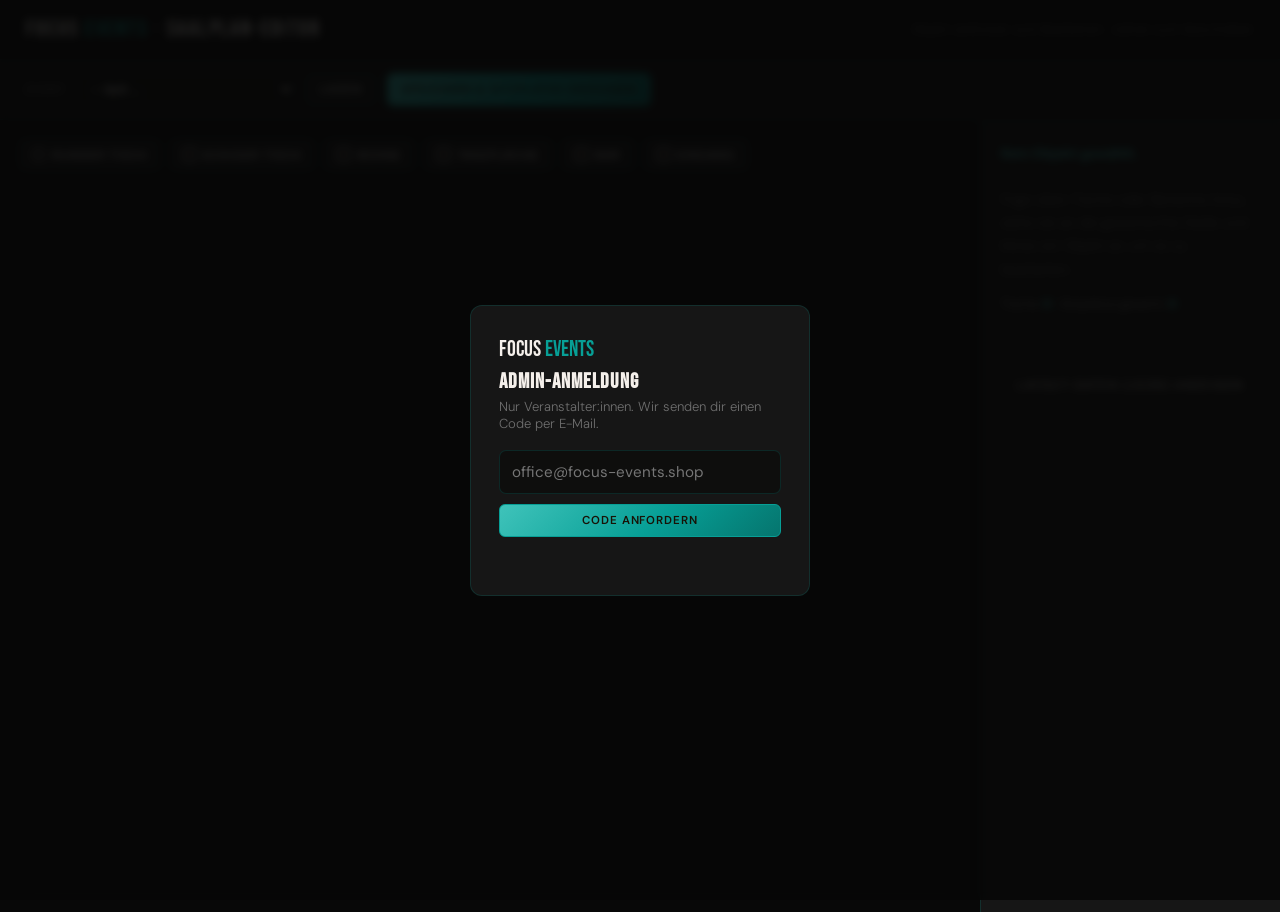
<file: saalplan-editor.html>
<!DOCTYPE html>
<html lang="de">
<head>
<meta charset="UTF-8">
<meta name="viewport" content="width=device-width, initial-scale=1.0">
<title>Saalplan-Editor – Focus Events</title>
<meta name="robots" content="noindex">
<link rel="preconnect" href="https://fonts.googleapis.com">
<link href="https://fonts.googleapis.com/css2?family=Bebas+Neue&family=DM+Sans:wght@0,300;0,400;0,500;0,600&display=swap" rel="stylesheet">
<link rel="icon" type="image/png" href="favicon.png">
<script src="assets/supabase.js"></script>
<script src="assets/store.js"></script>
<style>
  :root{
    --black:#080808;--dark:#101010;--panel:#161616;--line:rgba(7,159,150,.18);
    --gold:#079f96;--gold-light:#3fc3ba;--white:#F5F0EB;--gray:#999;--muted:#6f6f6f;
    --gold-grad:linear-gradient(135deg,#3fc3ba 0%,#079f96 55%,#05756e 100%);
    --blue:#5B8FD9;--green:#4F9E5A;--warn:#C77E2E;
  }
  *{margin:0;padding:0;box-sizing:border-box}
  body{background:var(--black);color:var(--white);font-family:'DM Sans',sans-serif;font-weight:300;min-height:100vh}
  .top{display:flex;justify-content:space-between;align-items:center;padding:16px 26px;border-bottom:1px solid var(--line);background:rgba(8,8,8,.9)}
  .top .logo{font-family:'Bebas Neue';font-size:1.4rem;letter-spacing:.1em}
  .top .logo span{color:var(--gold)}
  .top .hint{font-size:.72rem;color:var(--muted);letter-spacing:.05em}

  .subbar{display:flex;align-items:center;gap:10px;padding:11px 26px;border-bottom:1px solid var(--line);background:var(--dark);flex-wrap:wrap}
  .sb-label{font-size:.66rem;letter-spacing:.14em;text-transform:uppercase;color:var(--gray)}
  #evSel{background:#0e0e0d;border:1px solid var(--line);color:var(--white);padding:8px 11px;border-radius:6px;font-family:inherit;font-size:.85rem;min-width:220px}
  .sb-btn{background:var(--panel);border:1px solid var(--line);color:var(--white);padding:8px 14px;border-radius:6px;cursor:pointer;font-family:inherit;font-size:.72rem;letter-spacing:.08em;text-transform:uppercase;transition:.15s}
  .sb-btn:hover{border-color:var(--gold);color:var(--gold-light)}
  .sb-btn.gold{background:var(--gold-grad);color:#181206;border-color:var(--gold);font-weight:600}
  .sb-btn.ghost{background:transparent}
  .sb-status{font-size:.8rem;color:var(--gold-light)}

  .overlay{position:fixed;inset:0;z-index:100;background:rgba(6,6,6,.86);backdrop-filter:blur(4px);display:flex;align-items:center;justify-content:center}
  .login-card{background:var(--panel);border:1px solid var(--line);border-radius:12px;padding:30px 28px;width:340px;max-width:92vw}
  .login-card h3{font-family:'Bebas Neue';font-size:1.3rem;letter-spacing:.05em;color:var(--white)}
  .login-card .lo-sub{font-size:.82rem;color:var(--muted);margin:4px 0 18px}
  .login-card input{width:100%;background:#0e0e0d;border:1px solid var(--line);color:var(--white);padding:11px 12px;border-radius:7px;font-family:inherit;font-size:.95rem;margin-bottom:10px}
  .lo-msg{font-size:.82rem;margin-top:10px;min-height:18px}
  .lo-msg.err{color:#e58b88}.lo-msg.ok{color:var(--gold-light)}

  .app{display:grid;grid-template-columns:1fr 300px;gap:0;height:calc(100vh - 108px)}
  @media(max-width:860px){.app{grid-template-columns:1fr}}

  .stage-area{display:flex;flex-direction:column;padding:18px;overflow:hidden}
  .toolbar{display:flex;gap:8px;flex-wrap:wrap;margin-bottom:14px}
  .tool{display:inline-flex;align-items:center;gap:7px;font-size:.72rem;letter-spacing:.06em;text-transform:uppercase;
    background:var(--panel);border:1px solid var(--line);color:var(--white);padding:9px 13px;border-radius:7px;cursor:pointer;transition:.15s}
  .tool:hover{border-color:var(--gold);color:var(--gold-light);transform:translateY(-1px)}
  .tool .ic{width:13px;height:13px;border:1.5px solid currentColor}
  .tool .ic.round{border-radius:50%}
  .tool .ic.bar{border-radius:2px}

  .canvas-wrap{flex:1;overflow:auto;border:1px solid var(--line);border-radius:10px;background:#0b0b0a;position:relative}
  #canvas{position:relative;width:1600px;height:1040px;margin:0 auto;
    background-image:radial-gradient(rgba(7,159,150,.08) 1px,transparent 1px);background-size:26px 26px;background-position:13px 13px}

  /* Objekte (Bühne, Tanzfläche, Bar, Eingang) */
  .obj{position:absolute;border-radius:8px;cursor:grab;user-select:none;display:flex;align-items:center;justify-content:center;
    text-align:center;font-size:.72rem;letter-spacing:.22em;text-transform:uppercase;font-weight:500;touch-action:none}
  .obj.selected{outline:2px solid var(--gold-light);outline-offset:3px}
  .obj.dragging{cursor:grabbing;z-index:50;opacity:.94}
  .obj.stage{color:var(--gold-light);background:linear-gradient(180deg,rgba(7,159,150,.28),rgba(7,159,150,.06));
    border:1px solid var(--gold);box-shadow:inset 0 -18px 34px -18px rgba(7,159,150,.7)}
  .obj.dancefloor{color:rgba(245,240,235,.55);background:
    repeating-linear-gradient(45deg,rgba(255,255,255,.04) 0 12px,transparent 12px 24px);border:1px dashed rgba(245,240,235,.25)}
  .obj.bar{color:#9ad8d2;background:linear-gradient(180deg,rgba(91,143,217,.12),rgba(91,143,217,.03));border:1px solid rgba(91,143,217,.45)}
  .obj.entrance{color:#a9d4b0;background:linear-gradient(180deg,rgba(79,158,90,.14),rgba(79,158,90,.03));border:1px solid rgba(79,158,90,.5)}

  /* Tische */
  .table-obj{position:absolute;cursor:grab;user-select:none;touch-action:none}
  .table-obj.dragging{cursor:grabbing;z-index:50}
  .table-surface{position:absolute;left:50%;top:50%;transform:translate(-50%,-50%);
    background:radial-gradient(circle at 50% 32%,#221e15,#0e0d0b);border:1px solid var(--line);
    display:flex;align-items:center;justify-content:center;text-align:center;color:var(--muted);
    font-size:10px;letter-spacing:.05em;text-transform:uppercase;line-height:1.2;
    box-shadow:0 12px 28px -14px rgba(0,0,0,.95),inset 0 1px 0 rgba(7,159,150,.14)}
  .table-obj.round .table-surface{border-radius:50%}
  .table-obj.rect .table-surface{border-radius:8px}
  .table-obj.selected .table-surface{border-color:var(--gold-light);box-shadow:0 0 0 2px rgba(63,195,186,.5),0 12px 28px -14px rgba(0,0,0,.95)}
  .pseat{position:absolute;width:26px;height:26px;border-radius:50%;border:1px solid rgba(7,159,150,.4);
    background:#1b1914;color:var(--gold-light);font-size:10px;display:flex;align-items:center;justify-content:center;font-weight:500}

  /* Eigenschaften-Panel */
  .panel{background:var(--panel);border-left:1px solid var(--line);padding:22px 20px;overflow-y:auto}
  .panel h3{font-family:'Bebas Neue';font-size:1.15rem;letter-spacing:.06em;color:var(--gold);margin-bottom:4px}
  .panel .psub{font-size:.78rem;color:var(--muted);margin-bottom:20px}
  .field{margin-bottom:16px}
  .field label{display:block;font-size:.68rem;letter-spacing:.12em;text-transform:uppercase;color:var(--gray);margin-bottom:7px}
  .field input[type=text],.field input[type=number]{width:100%;background:#0e0e0d;border:1px solid var(--line);color:var(--white);
    padding:9px 11px;border-radius:6px;font-family:inherit;font-size:.9rem}
  .seg{display:flex;border:1px solid var(--line);border-radius:6px;overflow:hidden}
  .seg button{flex:1;background:#0e0e0d;border:none;color:var(--gray);padding:9px;font-family:inherit;font-size:.8rem;cursor:pointer;transition:.15s}
  .seg button.on{background:var(--gold-grad);color:#181206;font-weight:600}
  .stepper{display:flex;align-items:center;gap:10px}
  .stepper button{width:34px;height:34px;border:1px solid var(--line);background:#0e0e0d;color:var(--gold-light);border-radius:6px;font-size:1.1rem;cursor:pointer}
  .stepper button:hover{border-color:var(--gold)}
  .stepper .val{flex:1;text-align:center;font-size:1.1rem;color:var(--white)}
  .btn{width:100%;padding:11px;border-radius:7px;font-size:.72rem;letter-spacing:.14em;text-transform:uppercase;cursor:pointer;border:1px solid var(--line);background:transparent;color:var(--white);font-family:inherit;transition:.15s;margin-top:6px}
  .btn.gold{background:var(--gold-grad);color:#181206;border-color:var(--gold);font-weight:600}
  .btn.danger{color:#e58b88;border-color:rgba(192,80,79,.5)}
  .btn.danger:hover{background:rgba(192,80,79,.15)}
  .btn:hover{border-color:var(--gold)}
  .empty{color:var(--muted);font-size:.85rem;line-height:1.7}
  .bar-actions{margin-top:26px;padding-top:18px;border-top:1px solid var(--line)}
  .count-note{font-size:.78rem;color:var(--gray);margin-top:14px;line-height:1.6}
  .count-note b{color:var(--gold-light)}
  pre#out{display:none;margin-top:14px;background:#0e0e0d;border:1px solid var(--line);border-radius:6px;padding:12px;font-size:.72rem;color:var(--gray);max-height:180px;overflow:auto;white-space:pre-wrap;word-break:break-all}
</style>
</head>
<body>

<div class="top">
  <div class="logo">FOCUS <span>EVENTS</span> · Saalplan-Editor</div>
  <div class="hint">Objekt anklicken zum Bearbeiten · ziehen zum Verschieben</div>
</div>

<div class="subbar">
  <label class="sb-label">Event</label>
  <select id="evSel"><option value="">– lädt …</option></select>
  <button class="sb-btn" id="btnLoad">Laden</button>
  <button class="sb-btn gold" id="btnSaveDb">Speichern &amp; Sitzplätze erzeugen</button>
  <span id="dbStatus" class="sb-status"></span>
  <span style="flex:1"></span>
  <button class="sb-btn ghost" id="btnLogout" style="display:none">Abmelden</button>
</div>

<!-- Login-Overlay -->
<div id="loginOverlay" class="overlay" style="display:none">
  <div class="login-card">
    <div class="logo" style="font-family:'Bebas Neue';font-size:1.4rem;margin-bottom:6px">FOCUS <span style="color:var(--gold)">EVENTS</span></div>
    <h3>Admin-Anmeldung</h3>
    <p class="lo-sub">Nur Veranstalter:innen. Wir senden dir einen Code per E-Mail.</p>
    <div id="loStep1">
      <input type="email" id="loEmail" placeholder="office@focus-events.shop" autocomplete="email">
      <button class="sb-btn gold" id="loSend" style="width:100%">Code anfordern</button>
    </div>
    <div id="loStep2" style="display:none">
      <input type="text" id="loCode" placeholder="6-stelliger Code" inputmode="numeric">
      <button class="sb-btn gold" id="loVerify" style="width:100%">Anmelden</button>
      <button class="sb-btn ghost" id="loBack" style="width:100%;margin-top:6px">Zurück</button>
    </div>
    <div id="loMsg" class="lo-msg"></div>
  </div>
</div>

<div class="app">
  <div class="stage-area">
    <div class="toolbar">
      <button class="tool" data-add="round"><span class="ic round"></span> Runder Tisch</button>
      <button class="tool" data-add="rect"><span class="ic bar"></span> Eckiger Tisch</button>
      <button class="tool" data-add="stage"><span class="ic bar"></span> Bühne</button>
      <button class="tool" data-add="dancefloor"><span class="ic bar"></span> Tanzfläche</button>
      <button class="tool" data-add="bar"><span class="ic bar"></span> Bar</button>
      <button class="tool" data-add="entrance"><span class="ic bar"></span> Eingang</button>
    </div>
    <div class="canvas-wrap">
      <div id="canvas"></div>
    </div>
  </div>

  <div class="panel" id="panel">
    <!-- wird per JS gefüllt -->
  </div>
</div>

<script>
(function(){
  'use strict';
  const canvas = document.getElementById('canvas');
  const panel = document.getElementById('panel');
  const CW = 1600, CH = 1040;
  const SEAT = 26, OFF = 8; // Sitzgröße + Abstand vom Tischrand

  let items = [];      // { id, kind, ... }
  let selected = null;
  let uid = 1;
  const nid = () => 'o' + (uid++);

  const ZONE_DEFAULTS = {
    stage:      { w: 320, h: 74,  label: 'Bühne' },
    dancefloor: { w: 260, h: 180, label: 'Tanzfläche' },
    bar:        { w: 150, h: 60,  label: 'Bar' },
    entrance:   { w: 120, h: 48,  label: 'Eingang' },
  };

  /* ---------- Sitzpositionen ---------- */
  function roundSeats(n){
    const R = n <= 1 ? 0 : Math.max(52,(SEAT+12)/(2*Math.sin(Math.PI/n)));
    const dia = 2*R;                       // Ring-Durchmesser (Sitzmittelpunkte)
    const box = Math.round(dia + SEAT + 2*OFF);
    const surface = Math.round(2*(R - SEAT/2 - OFF));
    const c = box/2, pos = [];
    for(let i=0;i<n;i++){
      const a = (-90 + i*(360/n))*Math.PI/180;
      pos.push({ x: c + R*Math.cos(a) - SEAT/2, y: c + R*Math.sin(a) - SEAT/2 });
    }
    return { box, surface, surfaceW: surface, surfaceH: surface, pos };
  }
  function rectSeats(n){
    // Tischfläche proportional zur Sitzzahl (länglich), Sitze rund um den Rand
    const perSide = Math.ceil(n/2);
    const W = Math.max(90, perSide*38);
    const H = 76;
    const pad = SEAT + OFF;
    const box = Math.max(W, H) + 2*pad;
    const ox = (box - W)/2, oy = (box - H)/2;   // Fläche zentriert in quadratischer Box
    const P = 2*(W+H), pos = [];
    for(let i=0;i<n;i++){
      const p = seatOnRect((i+0.5)/n * P, W, H, pad);
      pos.push({ x: ox + p.x - SEAT/2, y: oy + p.y - SEAT/2 });
    }
    return { box, surface:0, surfaceW:W, surfaceH:H, pos };
  }
  function seatOnRect(d, W, H, pad){
    // Punkt auf dem Rechteck-Umfang, um pad nach außen versetzt (Sitzmittelpunkt)
    if(d < W)      return { x:d,        y:-pad };
    d -= W;
    if(d < H)      return { x:W+pad,    y:d };
    d -= H;
    if(d < W)      return { x:W-d,      y:H+pad };
    d -= W;
    return           { x:-pad,     y:H-d };
  }

  /* ---------- Rendering ---------- */
  function render(){
    canvas.innerHTML = '';
    items.forEach(it=>{
      if(it.kind==='table') canvas.appendChild(tableEl(it));
      else canvas.appendChild(zoneEl(it));
    });
    renderPanel();
  }

  function tableEl(it){
    const g = (it.shape==='round') ? roundSeats(it.seats) : rectSeats(it.seats);
    it._box = g.box;
    const el = document.createElement('div');
    el.className = 'table-obj '+it.shape+(selected===it.id?' selected':'');
    el.style.left = it.x+'px'; el.style.top = it.y+'px';
    el.style.width = g.box+'px'; el.style.height = g.box+'px';
    const surf = document.createElement('div');
    surf.className='table-surface';
    if(it.shape==='round'){ surf.style.width=g.surface+'px'; surf.style.height=g.surface+'px'; }
    else { surf.style.width=g.surfaceW+'px'; surf.style.height=g.surfaceH+'px'; }
    surf.innerHTML = (it.label||'Tisch');
    el.appendChild(surf);
    g.pos.forEach((p,i)=>{
      const s=document.createElement('div'); s.className='pseat';
      s.style.left=p.x+'px'; s.style.top=p.y+'px'; s.textContent=i+1;
      el.appendChild(s);
    });
    attachDrag(el, it);
    return el;
  }

  function zoneEl(it){
    const el=document.createElement('div');
    el.className='obj '+it.type+(selected===it.id?' selected':'');
    el.style.left=it.x+'px'; el.style.top=it.y+'px';
    el.style.width=it.w+'px'; el.style.height=it.h+'px';
    el.textContent=it.label;
    attachDrag(el, it);
    return el;
  }

  /* ---------- Drag & Drop ---------- */
  function attachDrag(el, it){
    el.addEventListener('pointerdown', e=>{
      e.preventDefault();
      // Auswahl setzen, ohne das gerade gegriffene Element neu zu rendern
      selected = it.id;
      canvas.querySelectorAll('.selected').forEach(n=>n.classList.remove('selected'));
      el.classList.add('selected');
      renderPanel();
      const startX = e.clientX, startY = e.clientY, ox = it.x, oy = it.y;
      el.setPointerCapture(e.pointerId);
      el.classList.add('dragging');
      const w = (it.kind==='table')? it._box : it.w;
      const h = (it.kind==='table')? it._box : it.h;
      function move(ev){
        let nx = ox + (ev.clientX-startX), ny = oy + (ev.clientY-startY);
        nx = Math.max(0, Math.min(CW - w, nx));
        ny = Math.max(0, Math.min(CH - h, ny));
        it.x = Math.round(nx); it.y = Math.round(ny);
        el.style.left=it.x+'px'; el.style.top=it.y+'px';
      }
      function up(ev){
        el.classList.remove('dragging');
        el.releasePointerCapture(e.pointerId);
        el.removeEventListener('pointermove',move);
        el.removeEventListener('pointerup',up);
      }
      el.addEventListener('pointermove',move);
      el.addEventListener('pointerup',up);
    });
  }

  /* ---------- Eigenschaften-Panel ---------- */
  function renderPanel(){
    const it = items.find(x=>x.id===selected);
    if(!it){
      panel.innerHTML = '<div class="empty"><b style="color:var(--gold-light)">Kein Objekt gewählt.</b><br><br>'+
        'Füge oben Tische oder Bereiche hinzu, ziehe sie an die gewünschte Stelle und klicke ein Objekt an, um es zu bearbeiten.</div>'+
        countNote() + actions();
      bindActions();
      return;
    }
    let html='';
    if(it.kind==='table'){
      html = '<h3>Tisch</h3><div class="psub">Form, Sitzanzahl und Bezeichnung</div>'+
        '<div class="field"><label>Form</label><div class="seg">'+
          '<button data-shape="round" class="'+(it.shape==='round'?'on':'')+'">Rund</button>'+
          '<button data-shape="rect" class="'+(it.shape==='rect'?'on':'')+'">Eckig</button></div></div>'+
        '<div class="field"><label>Sitzplätze</label><div class="stepper">'+
          '<button data-seat="-1">−</button><div class="val" id="seatVal">'+it.seats+'</div><button data-seat="1">+</button></div></div>'+
        '<div class="field"><label>Bezeichnung</label><input type="text" id="lbl" value="'+(it.label||'')+'" placeholder="z. B. Tisch 1"></div>'+
        '<button class="btn danger" id="del">Tisch löschen</button>';
    } else {
      const names={stage:'Bühne',dancefloor:'Tanzfläche',bar:'Bar',entrance:'Eingang'};
      html = '<h3>'+(names[it.type]||'Bereich')+'</h3><div class="psub">Größe und Bezeichnung</div>'+
        '<div class="field"><label>Bezeichnung</label><input type="text" id="lbl" value="'+(it.label||'')+'"></div>'+
        '<div class="field"><label>Breite (px)</label><input type="number" id="w" value="'+it.w+'" min="40" max="'+CW+'"></div>'+
        '<div class="field"><label>Höhe (px)</label><input type="number" id="h" value="'+it.h+'" min="30" max="'+CH+'"></div>'+
        '<button class="btn danger" id="del">Bereich löschen</button>';
    }
    panel.innerHTML = html + countNote() + actions();
    bindPanel(it); bindActions();
  }

  function countNote(){
    const tables = items.filter(i=>i.kind==='table');
    const seats = tables.reduce((s,t)=>s+t.seats,0);
    return '<div class="count-note">Tische: <b>'+tables.length+'</b> · Sitzplätze gesamt: <b>'+seats+'</b></div>';
  }
  function actions(){
    return '<div class="bar-actions"><button class="btn" id="show">Layout-Daten (JSON) anzeigen</button>'+
      '<pre id="out"></pre></div>';
  }

  function bindPanel(it){
    panel.querySelectorAll('[data-shape]').forEach(b=>b.onclick=()=>{ it.shape=b.dataset.shape; clampInside(it); render(); });
    panel.querySelectorAll('[data-seat]').forEach(b=>b.onclick=()=>{
      it.seats = Math.max(1, Math.min(20, it.seats + parseInt(b.dataset.seat,10))); clampInside(it); render();
    });
    const lbl=panel.querySelector('#lbl'); if(lbl) lbl.oninput=()=>{ it.label=lbl.value; if(it.kind==='table'){ const s=canvas.querySelector('.table-obj.selected .table-surface'); if(s)s.innerHTML=it.label||'Tisch'; } else { const z=canvas.querySelector('.obj.selected'); if(z)z.textContent=it.label; } };
    const w=panel.querySelector('#w'); if(w) w.oninput=()=>{ it.w=Math.max(40,Math.min(CW,+w.value||40)); clampInside(it); render(); };
    const h=panel.querySelector('#h'); if(h) h.oninput=()=>{ it.h=Math.max(30,Math.min(CH,+h.value||30)); clampInside(it); render(); };
    const del=panel.querySelector('#del'); if(del) del.onclick=()=>{ items=items.filter(x=>x.id!==it.id); selected=null; render(); };
  }
  function bindActions(){
    const show=panel.querySelector('#show'); if(show) show.onclick=()=>{ const o=panel.querySelector('#out'); o.style.display='block'; o.textContent=JSON.stringify(exportLayout(),null,2); };
  }

  function clampInside(it){
    const box = (it.kind==='table') ? (it.shape==='round'?roundSeats(it.seats).box:rectSeats(it.seats).box) : it.w;
    const h = (it.kind==='table') ? box : it.h;
    it.x = Math.max(0, Math.min(CW - box, it.x));
    it.y = Math.max(0, Math.min(CH - h, it.y));
  }

  function exportLayout(){
    return {
      canvas:{ w:CW, h:CH },
      tables: items.filter(i=>i.kind==='table').map((t,idx)=>({ id:t.id, no:idx+1, shape:t.shape, seats:t.seats, x:t.x, y:t.y, label:t.label||'' })),
      zones:  items.filter(i=>i.kind==='zone').map(z=>({ id:z.id, type:z.type, x:z.x, y:z.y, w:z.w, h:z.h, label:z.label||'' })),
    };
  }
  function importLayout(layout){
    items = [];
    if(layout && Array.isArray(layout.tables)) layout.tables.forEach(t=>{
      items.push({ id:t.id||nid(), kind:'table', shape:t.shape==='rect'?'rect':'round',
        seats:Math.max(1,Math.min(20,parseInt(t.seats,10)||8)), x:t.x||40, y:t.y||40, label:t.label||'' });
    });
    if(layout && Array.isArray(layout.zones)) layout.zones.forEach(z=>{
      items.push({ id:z.id||nid(), kind:'zone', type:z.type||'stage', x:z.x||40, y:z.y||40,
        w:z.w||120, h:z.h||60, label:z.label||'' });
    });
    uid = Math.max(uid, 1000);
    selected = null; render();
  }

  /* ---------- Hinzufügen ---------- */
  function addTable(shape){
    const it={ id:nid(), kind:'table', shape, seats: shape==='round'?8:6, x:120, y:160, label:'Tisch '+ (items.filter(i=>i.kind==='table').length+1) };
    items.push(it); selected=it.id; render();
  }
  function addZone(type){
    const d=ZONE_DEFAULTS[type];
    const it={ id:nid(), kind:'zone', type, x:140, y:60, w:d.w, h:d.h, label:d.label };
    items.push(it); selected=it.id; render();
  }
  document.querySelectorAll('[data-add]').forEach(b=>b.onclick=()=>{
    const k=b.dataset.add;
    if(k==='round'||k==='rect') addTable(k); else addZone(k);
  });

  // Klick auf leere Fläche → Auswahl aufheben
  canvas.addEventListener('pointerdown', e=>{ if(e.target===canvas){ selected=null; render(); } });

  /* ---------- Supabase-Anbindung ---------- */
  const S = window.CMStore;
  const $ = id => document.getElementById(id);
  let currentEvent = null, events = [];

  function status(msg, kind){ const el=$('dbStatus'); if(!el) return; el.textContent=msg||''; el.style.color = kind==='err'?'#e58b88':'var(--gold-light)'; }
  function loMsg(msg, kind){ const el=$('loMsg'); if(!el) return; el.textContent=msg||''; el.className='lo-msg '+(kind||''); }
  function escHtml(s){ return String(s).replace(/[&<>"]/g,c=>({'&':'&amp;','<':'&lt;','>':'&gt;','"':'&quot;'}[c])); }

  async function boot(){
    render();
    if(!S){ status('Datenschicht nicht geladen.','err'); return; }
    try { await S.init(); } catch(e){ status('Verbindung fehlgeschlagen: '+e.message,'err'); }
    if (S.currentUser() && await S.isAdmin()) onAuthed();
    else $('loginOverlay').style.display='flex';
  }
  async function onAuthed(){
    $('loginOverlay').style.display='none';
    $('btnLogout').style.display='';
    await loadEvents();
  }
  async function loadEvents(){
    try { events = await S.getEvents(true); }
    catch(e){ status('Events laden fehlgeschlagen: '+e.message,'err'); return; }
    const sel=$('evSel');
    sel.innerHTML = events.length
      ? events.map(e=>'<option value="'+e.id+'">'+escHtml(e.name)+(e.active?'':' (inaktiv)')+'</option>').join('')
      : '<option value="">Kein Event vorhanden</option>';
    if(events.length){ sel.value=events[0].id; await doLoad(); }
  }
  async function doLoad(){
    currentEvent = $('evSel').value;
    const ev = events.find(e=>e.id===currentEvent);
    if(!ev) return;
    const layout = ev.layout;
    if(layout && (Array.isArray(layout.tables) || Array.isArray(layout.zones))){
      importLayout(layout);
      const tc = (layout.tables||[]).length;
      status('Layout geladen · '+tc+' Tische.');
    } else {
      items=[]; selected=null; render();
      status('Neues, leeres Layout – füge oben Tische & Bereiche hinzu.');
    }
  }
  async function doSave(){
    if(!currentEvent){ status('Bitte zuerst ein Event wählen.','err'); return; }
    const layout = exportLayout();
    const btn=$('btnSaveDb'); btn.disabled=true; status('Speichern …');
    try {
      await S.saveLayout(currentEvent, layout);
      const n = await S.generateSeatsFromLayout(currentEvent, layout.tables);
      status('✓ Gespeichert · '+layout.tables.length+' Tische · '+n+' Sitzplätze erzeugt.');
      const ev=events.find(e=>e.id===currentEvent); if(ev) ev.layout=layout;
    } catch(e){ status('Fehler: '+e.message,'err'); }
    finally { btn.disabled=false; }
  }

  // Login
  $('loSend').onclick = async ()=>{
    const email=$('loEmail').value.trim();
    if(!S.validEmail(email)){ loMsg('Bitte eine gültige E-Mail eingeben.','err'); return; }
    loMsg('Sende Code …');
    try { await S.requestCode(email); window._loEmail=email; $('loStep1').style.display='none'; $('loStep2').style.display=''; loMsg('Code gesendet – bitte E-Mail prüfen.','ok'); }
    catch(e){ loMsg(e.message,'err'); }
  };
  $('loVerify').onclick = async ()=>{
    loMsg('Prüfe …');
    try {
      await S.verifyCode(window._loEmail, $('loCode').value.trim());
      if(!(await S.isAdmin())){ loMsg('Diese E-Mail hat keine Admin-Berechtigung.','err'); await S.logout(); return; }
      loMsg(''); onAuthed();
    } catch(e){ loMsg(e.message,'err'); }
  };
  $('loBack').onclick = ()=>{ $('loStep2').style.display='none'; $('loStep1').style.display=''; loMsg(''); };
  $('btnLogout').onclick = async ()=>{ await S.logout(); location.reload(); };
  $('btnLoad').onclick = doLoad;
  $('btnSaveDb').onclick = doSave;
  $('evSel').onchange = doLoad;

  boot();
})();
</script>
</body>
</html>
</file>
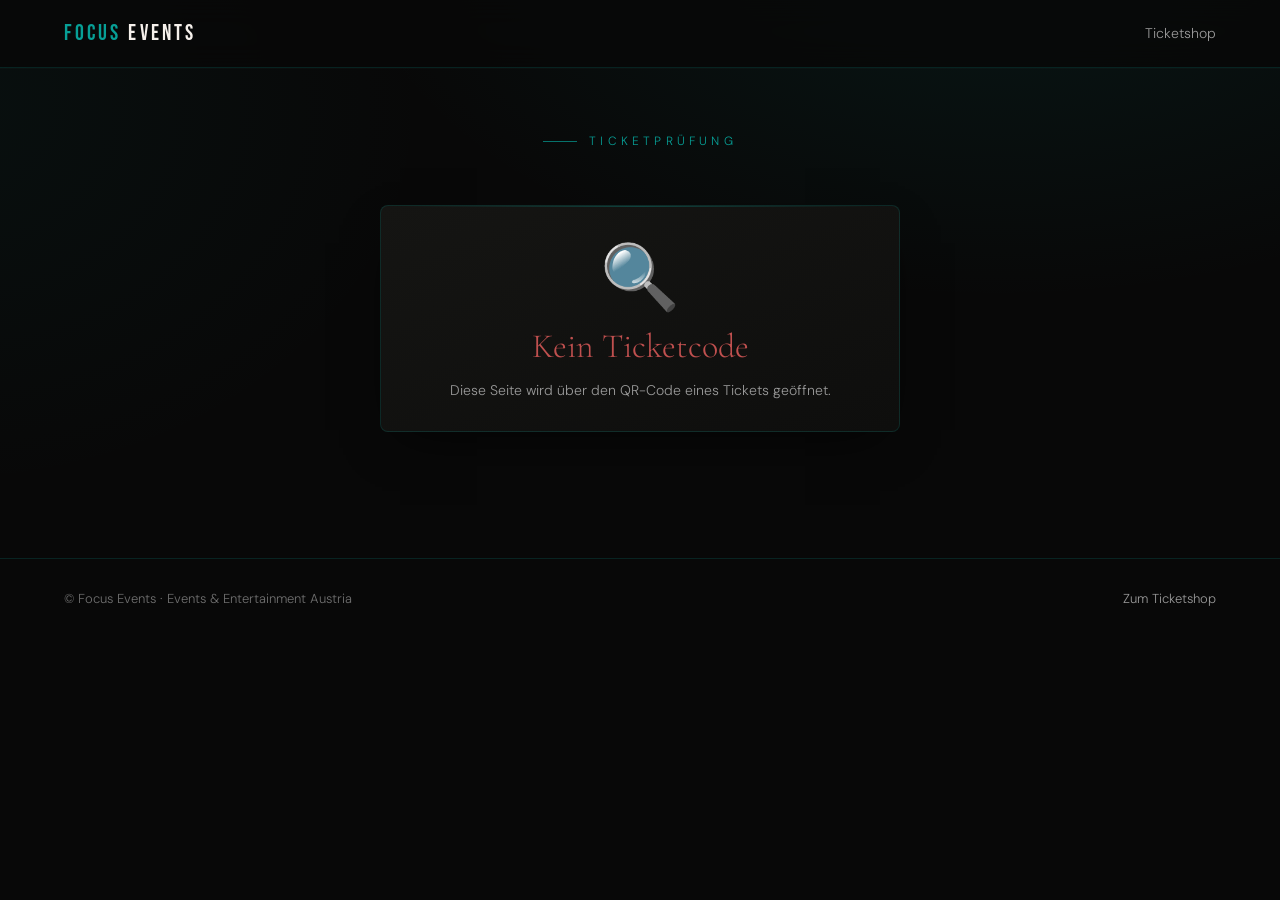
<file: ticket.html>
<!DOCTYPE html>
<html lang="de">
<head>
<meta charset="UTF-8">
<meta name="viewport" content="width=device-width, initial-scale=1.0">
<title>Ticketprüfung – Focus Events</title>
<link rel="preconnect" href="https://fonts.googleapis.com">
<link href="https://fonts.googleapis.com/css2?family=Cormorant+Garamond:ital,wght@0,300;0,400;0,600;1,300;1,400&family=Bebas+Neue&family=DM+Sans:ital,wght@0,300;0,400;0,500;1,300&display=swap" rel="stylesheet">
<link rel="icon" type="image/png" href="favicon.png">
<link rel="stylesheet" href="assets/shop.css">
<style>
.status-card{max-width:520px;margin:0 auto;text-align:center}
.status-icon{font-size:64px;line-height:1;margin:10px 0}
.status-title{font-family:'Cormorant Garamond',serif;font-size:34px;margin-bottom:4px}
.status-title.ok{color:var(--ok)}
.status-title.used{color:var(--chart-2)}
.status-title.bad{color:var(--bad)}
.status-code{font-family:'Bebas Neue',sans-serif;font-size:26px;letter-spacing:.16em;color:var(--gold);margin:14px 0 4px}
.status-meta{color:var(--gray);font-size:15px}
.tk-qr{width:220px;max-width:70vw;aspect-ratio:1;margin:4px auto 20px;background:#fff;border-radius:10px;padding:12px}
.tk-qr canvas{width:100%;height:100%;display:block}
.tk-qr-cap{color:var(--gray);font-size:13px;margin:-8px 0 18px}
</style>
</head>
<body>

<nav class="shop-nav">
  <a href="index.html" class="logo"><span>FOCUS</span> EVENTS</a>
  <div class="links">
    <a href="index.html">Ticketshop</a>
  </div>
</nav>

<div class="wrap">
  <div class="page-head" style="text-align:center">
    <div class="eyebrow">Ticketprüfung</div>
  </div>
  <div class="card status-card" id="statusCard">
    <p class="sub">Ticket wird geprüft …</p>
  </div>
</div>

<footer class="shop-footer">
  <div>© Focus Events · Events &amp; Entertainment Austria</div>
  <div><a href="index.html">Zum Ticketshop</a></div>
</footer>

<script src="assets/supabase.js"></script>
<script src="assets/qrcode.js"></script>
<script src="assets/ticket-pdf.js?v=20261029a"></script>
<script src="assets/store.js?v=20261111a"></script>
<script>
(async function () {
  const S = window.CMStore;
  const card = document.getElementById('statusCard');
  const esc = s => String(s == null ? '' : s).replace(/[&<>"']/g,
    c => ({ '&': '&amp;', '<': '&lt;', '>': '&gt;', '"': '&quot;', "'": '&#39;' }[c]));
  const fmtDate = iso => {
    if (!iso) return '';
    const d = new Date(iso);
    return d.toLocaleDateString('de-AT', { weekday: 'short', day: '2-digit', month: 'long', year: 'numeric' }) +
      ' · ' + d.toLocaleTimeString('de-AT', { hour: '2-digit', minute: '2-digit' }) + ' Uhr';
  };

  await S.init();
  const code = S.extractCode(new URLSearchParams(location.search).get('c') || '');

  async function render() {
    if (!code || !/^CM-/.test(code)) {
      card.innerHTML = '<div class="status-icon">🔍</div><div class="status-title bad">Kein Ticketcode</div>' +
        '<p class="sub">Diese Seite wird über den QR-Code eines Tickets geöffnet.</p>';
      return;
    }
    let st;
    try { st = await S.ticketStatus(code); }
    catch (e) {
      card.innerHTML = '<div class="status-icon">⚠️</div><div class="status-title bad">Prüfung fehlgeschlagen</div>' +
        '<p class="sub">' + esc(e.message) + '</p>';
      return;
    }
    if (!st.found) {
      card.innerHTML = '<div class="status-icon">✕</div><div class="status-title bad">Ungültiger Code</div>' +
        '<div class="status-code">' + esc(code) + '</div>' +
        '<p class="sub">Dieses Ticket existiert nicht.</p>';
      return;
    }
    let icon, cls, title, note = '';
    if (st.order_status === 'storniert') {
      icon = '✕'; cls = 'bad'; title = 'Storniert';
      note = 'Die zugehörige Bestellung wurde storniert – das Ticket ist ungültig.';
    } else if (st.order_status !== 'bezahlt') {
      icon = '✕'; cls = 'bad'; title = 'Nicht bezahlt';
      note = 'Für dieses Ticket liegt keine bestätigte Zahlung vor.';
    } else if (st.checked_in) {
      icon = '✓'; cls = 'used'; title = 'Bereits eingecheckt';
      note = 'Entwertet am ' + new Date(st.checked_in_at).toLocaleString('de-AT') + ' Uhr.';
    } else {
      icon = '✓'; cls = 'ok'; title = 'Gültig';
      note = 'Ticket ist bezahlt und noch nicht entwertet.';
    }
    card.innerHTML =
      '<div class="status-icon">' + icon + '</div>' +
      '<div class="status-title ' + cls + '">' + title + '</div>' +
      '<div class="status-code">' + esc(st.code) + '</div>' +
      '<div class="status-meta">' + esc(st.category) + ' – ' + esc(st.event) + '<br>' +
      (st.seat ? '<b style="color:var(--gold-light)">' + esc(st.seat) + '</b><br>' : '') +
      fmtDate(st.event_date) + (st.event_location ? ' · ' + esc(st.event_location) : '') + '</div>' +
      '<p class="sub" style="margin-top:10px">' + note + '</p>' +
      '<div id="adminAction" style="margin-top:16px"></div>';

    // QR-Code zum Vorzeigen am Einlass – bei gültigen (bezahlten) Tickets.
    if (st.order_status === 'bezahlt') {
      try {
        const qb = document.createElement('div');
        qb.className = 'tk-qr';
        const cv = window.CMTicketPDF.qrCanvas(window.CMTicketPDF.ticketUrl(st.code), 220);
        qb.appendChild(cv);
        const cap = document.createElement('div');
        cap.className = 'tk-qr-cap';
        cap.textContent = 'Diesen QR-Code beim Einlass vorzeigen';
        card.insertBefore(cap, card.firstChild);
        card.insertBefore(qb, card.firstChild);
      } catch (e) {}
    }

    // Angemeldete Admins können direkt von hier einchecken (z. B. nach Kamera-Scan am Handy)
    if (cls === 'ok' && await S.isAdmin()) {
      const box = document.getElementById('adminAction');
      box.innerHTML = '<button class="btn btn-gold" id="btnDoCheckin">Jetzt einchecken</button><div class="msg" id="ciMsg"></div>';
      document.getElementById('btnDoCheckin').addEventListener('click', async () => {
        const m = document.getElementById('ciMsg');
        try {
          await S.checkIn(code);
          render();
        } catch (e) {
          m.textContent = e.message; m.className = 'msg show error';
        }
      });
    }
  }
  render();
})();
</script>
</body>
</html>
</file>
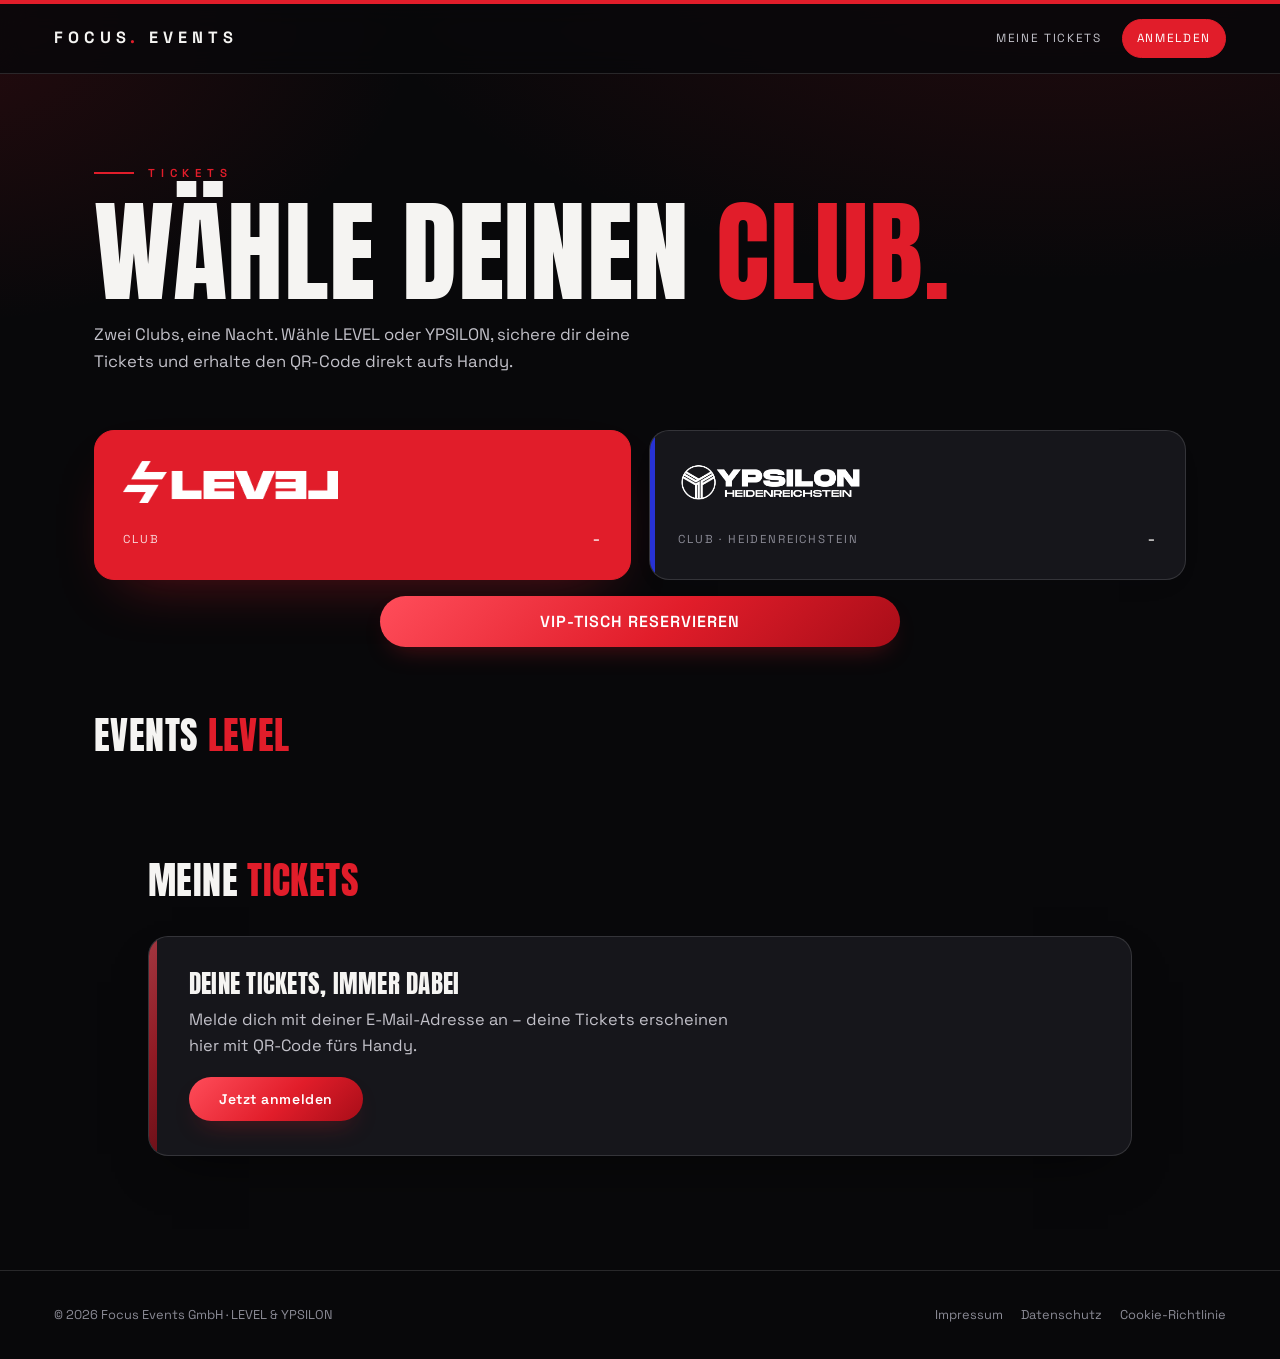
<file: tickets.html>
<!DOCTYPE html>
<html lang="de"><head>
<meta charset="UTF-8">
<meta http-equiv="refresh" content="0; url=index.html">
<link rel="canonical" href="index.html">
<title>Focus Events – Ticketshop</title>
</head><body>
<p>Der Ticketshop ist umgezogen. <a href="index.html">Weiter zum Shop</a>.</p>
<script>location.replace('index.html');</script>
</body></html>
</file>
<file: assets/shop.css>
/* CORE Management Ticketshop – gemeinsames Stylesheet */
:root{
  --black:#080808; --dark:#101010; --panel:#161616; --line:rgba(7,159,150,0.18);
  --gold:#079f96; --gold-light:#3fc3ba; --gold-dim:rgba(7,159,150,0.15);
  --white:#F5F0EB; --gray:#999; --muted:#6f6f6f;
  --ok:#4F9E5A; --warn:#C77E2E; --bad:#C0504F;
  --chart-1:#067c75; --chart-2:#5B8FD9; --chart-3:#C05A85; --chart-4:#4F9E5A;
  --card-grad:linear-gradient(160deg,#151513 0%,#0e0e0d 100%);
  --gold-grad:linear-gradient(135deg,#3fc3ba 0%,#079f96 55%,#05756e 100%);
  --shadow:0 18px 50px -20px rgba(0,0,0,.8);
  --glow:0 0 0 1px rgba(7,159,150,.10), 0 20px 60px -28px rgba(7,159,150,.28);
}
*{margin:0;padding:0;box-sizing:border-box}
html{scroll-behavior:smooth}
body{
  background:
    radial-gradient(1100px 620px at 78% -8%, rgba(7,159,150,.10), transparent 60%),
    radial-gradient(900px 700px at -5% 12%, rgba(7,159,150,.05), transparent 55%),
    var(--black);
  background-attachment:fixed;
  color:var(--white);font-family:'DM Sans',sans-serif;font-weight:300;line-height:1.6;min-height:100vh}
a{color:inherit;text-decoration:none}
h1,h2,h3{font-weight:400}
.serif{font-family:'Cormorant Garamond',serif}
.bebas{font-family:'Bebas Neue',sans-serif;letter-spacing:.08em}
::selection{background:rgba(7,159,150,.28);color:#fff}
::-webkit-scrollbar{width:11px;height:11px}
::-webkit-scrollbar-track{background:#0b0b0b}
::-webkit-scrollbar-thumb{background:#2a2723;border:3px solid #0b0b0b;border-radius:8px}
::-webkit-scrollbar-thumb:hover{background:#3a352b}

/* ---------- Navigation ---------- */
.shop-nav{position:sticky;top:0;z-index:50;display:flex;align-items:center;gap:28px;
  padding:16px 5vw;background:rgba(8,8,8,.82);backdrop-filter:blur(14px) saturate(1.1);
  border-bottom:1px solid var(--line);box-shadow:0 1px 0 rgba(255,255,255,.02)}
.shop-nav .logo{font-family:'Bebas Neue',sans-serif;font-size:22px;letter-spacing:.14em;transition:opacity .2s}
.shop-nav .logo:hover{opacity:.82}
.shop-nav .logo span{color:var(--gold)}
.shop-nav .links{display:flex;gap:24px;margin-left:auto;align-items:center;font-size:14px}
.shop-nav .links a{color:var(--gray);position:relative;transition:color .2s;padding:2px 0}
.shop-nav .links a:not(.nav-user)::after{content:"";position:absolute;left:0;right:100%;bottom:-3px;height:1px;
  background:var(--gold);transition:right .25s ease}
.shop-nav .links a:not(.nav-user):hover::after,.shop-nav .links a.active::after{right:0}
.shop-nav .links a:hover,.shop-nav .links a.active{color:var(--gold-light)}
.nav-user{font-size:13px;color:var(--gold);border:1px solid var(--line);padding:7px 15px;border-radius:3px;
  background:rgba(7,159,150,.05);transition:all .2s}
.nav-user:hover{border-color:var(--gold);background:var(--gold-dim)}

/* ---------- Buttons ---------- */
.btn{position:relative;display:inline-block;border:none;cursor:pointer;font-family:'DM Sans',sans-serif;
  font-size:14px;font-weight:400;letter-spacing:.08em;padding:13px 30px;border-radius:3px;
  transition:transform .2s ease, box-shadow .25s ease, background .25s ease, color .2s;overflow:hidden}
.btn-gold{background:var(--gold-grad);color:#181206;box-shadow:0 10px 24px -12px rgba(7,159,150,.6)}
.btn-gold:hover{transform:translateY(-2px);box-shadow:0 16px 30px -12px rgba(7,159,150,.75)}
.btn-gold:active{transform:translateY(0)}
.btn-ghost{background:transparent;color:var(--gold);border:1px solid var(--gold);box-shadow:inset 0 0 0 0 var(--gold-dim)}
.btn-ghost:hover{background:var(--gold-dim);transform:translateY(-2px)}
.btn-sm{padding:8px 15px;font-size:13px;letter-spacing:.05em}
.btn-danger{background:transparent;color:var(--bad);border:1px solid rgba(192,80,79,.6)}
.btn-danger:hover{background:rgba(192,80,79,.14);border-color:var(--bad)}
.btn:disabled{opacity:.4;cursor:not-allowed;transform:none;box-shadow:none}

/* ---------- Layout ---------- */
.wrap{max-width:1180px;margin:0 auto;padding:56px 5vw}
.page-head{position:relative;margin-bottom:40px}
.page-head .eyebrow{display:inline-flex;align-items:center;gap:12px;color:var(--gold);font-size:12px;
  letter-spacing:.35em;text-transform:uppercase;margin-bottom:14px}
.page-head .eyebrow::before{content:"";width:34px;height:1px;background:var(--gold);opacity:.7}
.page-head h1{font-family:'Cormorant Garamond',serif;font-size:clamp(36px,5.4vw,58px);font-weight:300;line-height:1.05;letter-spacing:.01em}
.page-head h1 em{color:var(--gold);font-style:italic}
.page-head p{color:var(--gray);max-width:640px;margin-top:14px;font-size:16px}

/* Karten sanft einblenden */
@keyframes cardIn{from{opacity:0;transform:translateY(14px)}to{opacity:1;transform:none}}

/* ---------- Karten / Panels ---------- */
.card{position:relative;background:var(--card-grad);border:1px solid var(--line);border-radius:8px;padding:30px;
  box-shadow:var(--shadow);animation:cardIn .5s ease both}
.card::before{content:"";position:absolute;left:22px;right:22px;top:0;height:1px;
  background:linear-gradient(90deg,transparent,rgba(7,159,150,.55),transparent);opacity:.6}
.card + .card{margin-top:24px}
.card h2{font-family:'Cormorant Garamond',serif;font-size:27px;margin-bottom:6px}
.card .sub{color:var(--gray);font-size:14px}
#eventList .card{transition:transform .3s ease, box-shadow .3s ease, border-color .3s ease}
#eventList .card:hover{transform:translateY(-3px);border-color:rgba(7,159,150,.35);box-shadow:var(--glow)}

.event-head{display:flex;flex-wrap:wrap;gap:8px 24px;align-items:baseline;margin-bottom:6px}
.event-head h2{font-size:30px}
.event-meta{color:var(--gray);font-size:14px}
.event-meta b{color:var(--gold-light);font-weight:500}

/* ---------- Ticketkategorien ---------- */
.cat-row{display:flex;flex-wrap:wrap;align-items:center;gap:14px;padding:18px 14px;margin:0 -14px;border-radius:6px;
  border-top:1px solid rgba(255,255,255,.06);transition:background .2s ease}
.cat-row:first-of-type{border-top:none}
.cat-row:hover{background:rgba(7,159,150,.045)}
.cat-info{flex:1 1 260px;min-width:0}
.cat-info .name{font-size:16px;font-weight:500;letter-spacing:.02em}
.cat-info .desc{color:var(--gray);font-size:13px;margin-top:2px}
.cat-price{font-family:'Bebas Neue',sans-serif;font-size:26px;color:var(--gold-light);min-width:96px;text-align:right;
  text-shadow:0 0 22px rgba(7,159,150,.25)}
.cat-left{font-size:12px;color:var(--muted);min-width:120px;text-align:right;letter-spacing:.02em}
.cat-left.low{color:var(--warn)}
.cat-left.out{color:var(--bad)}
.qty{display:flex;align-items:center;gap:0;border:1px solid var(--line);border-radius:5px;overflow:hidden;background:#0d0d0c}
.qty button{width:38px;height:38px;background:transparent;border:none;color:var(--gold);font-size:19px;cursor:pointer;transition:background .15s,color .15s}
.qty button:hover{background:var(--gold);color:#181206}
.qty input{width:46px;height:38px;background:transparent;border:none;border-left:1px solid var(--line);border-right:1px solid var(--line);
  color:var(--white);text-align:center;font-size:15px;font-weight:400}
.qty input:focus{outline:none}

/* ---------- Warenkorb ---------- */
@keyframes cartUp{from{transform:translateY(100%)}to{transform:none}}
.cart-bar{position:fixed;left:0;right:0;bottom:0;z-index:40;
  background:linear-gradient(180deg,rgba(20,20,18,.86),rgba(12,12,11,.97));backdrop-filter:blur(16px) saturate(1.1);
  border-top:1px solid var(--gold);box-shadow:0 -18px 44px -22px rgba(7,159,150,.5), 0 -1px 0 rgba(63,195,186,.35);
  padding:16px 5vw;display:none;align-items:center;gap:20px;flex-wrap:wrap}
.cart-bar.visible{display:flex;animation:cartUp .35s cubic-bezier(.2,.8,.2,1)}
.cart-bar .sum{font-family:'Bebas Neue',sans-serif;font-size:28px;color:var(--gold-light);text-shadow:0 0 22px rgba(7,159,150,.3)}
.cart-bar .desc{color:var(--gray);font-size:13px;flex:1;min-width:180px}

/* ---------- Formulare ---------- */
label{display:block;font-size:12px;letter-spacing:.14em;text-transform:uppercase;color:var(--gray);margin:16px 0 6px}
input[type=text],input[type=email],input[type=number],input[type=password],input[type=datetime-local],input[type=date],textarea,select{
  width:100%;background:#0c0c0b;border:1px solid var(--line);border-radius:4px;color:var(--white);
  padding:12px 14px;font-family:'DM Sans',sans-serif;font-size:15px;transition:border-color .2s,box-shadow .2s}
input:focus,textarea:focus,select:focus{outline:none;border-color:var(--gold);box-shadow:0 0 0 3px rgba(7,159,150,.14)}
.field-row{display:flex;gap:14px;flex-wrap:wrap}
.field-row>div{flex:1 1 180px}
.hint{font-size:12px;color:var(--muted);margin-top:6px;line-height:1.55}

/* ---------- Modal ---------- */
@keyframes modalIn{from{opacity:0;transform:translateY(16px) scale(.98)}to{opacity:1;transform:none}}
.modal-backdrop{position:fixed;inset:0;background:rgba(0,0,0,.78);backdrop-filter:blur(6px);
  display:none;align-items:center;justify-content:center;z-index:100;padding:20px}
.modal-backdrop.open{display:flex}
.modal{background:var(--card-grad);border:1px solid rgba(7,159,150,.5);border-radius:10px;max-width:460px;width:100%;
  padding:36px;max-height:92vh;overflow-y:auto;box-shadow:0 40px 90px -30px rgba(0,0,0,.9), var(--glow);
  animation:modalIn .3s ease both}
.modal h2{font-family:'Cormorant Garamond',serif;font-size:30px;margin-bottom:6px}
.modal .sub{color:var(--gray);font-size:14px;margin-bottom:10px}
.modal-wide{max-width:640px}
.code-input{letter-spacing:.55em;font-size:26px !important;text-align:center;font-family:'Bebas Neue',sans-serif;padding-left:.55em !important}

/* ---------- Meldungen ---------- */
.msg{padding:12px 16px;border-radius:5px;font-size:14px;margin:14px 0;display:none}
.msg.show{display:block}
.msg.error{background:rgba(192,80,79,.12);border:1px solid var(--bad);color:#e8a5a4}
.msg.ok{background:rgba(79,158,90,.12);border:1px solid var(--ok);color:#a5d9ac}
.msg.info{background:var(--gold-dim);border:1px solid var(--gold);color:var(--gold-light)}
.demo-code{font-family:'Bebas Neue',sans-serif;font-size:34px;letter-spacing:.35em;color:var(--gold);
  text-align:center;padding:10px;border:1px dashed var(--gold);border-radius:4px;margin-top:10px}

/* ---------- Tickets (Kundenansicht) ---------- */
.ticket{position:relative;display:flex;gap:22px;align-items:center;
  background:linear-gradient(135deg,#1a1916 0%,#121210 100%);border:1px solid var(--line);
  border-radius:10px;padding:20px 22px;margin-top:16px;flex-wrap:wrap;overflow:hidden;
  box-shadow:0 14px 40px -22px rgba(0,0,0,.8)}
.ticket::before{content:"";position:absolute;left:0;top:0;bottom:0;width:4px;background:var(--gold-grad);
  box-shadow:0 0 20px rgba(7,159,150,.5)}
/* Perforation zwischen QR und Text */
.ticket::after{content:"";position:absolute;left:132px;top:14px;bottom:14px;width:2px;
  background:repeating-linear-gradient(to bottom,rgba(7,159,150,.4) 0 5px,transparent 5px 11px);opacity:.5}
.ticket .qr{width:100px;height:100px;background:#fff;padding:7px;border-radius:5px;flex:0 0 auto;
  box-shadow:0 6px 18px -6px rgba(0,0,0,.6)}
.ticket .qr canvas,.ticket .qr img{width:100%;height:100%;display:block}
.ticket .qr-pending{background:rgba(255,255,255,.05);border:1px dashed var(--warn);display:flex;align-items:center;justify-content:center;
  text-align:center;font-size:10px;color:var(--warn);line-height:1.4}
.ticket .tinfo{flex:1;min-width:200px;padding-left:8px}
.ticket .tcode{font-family:'Bebas Neue',sans-serif;font-size:23px;letter-spacing:.16em;color:var(--gold-light)}
.ticket .tmeta{color:var(--gray);font-size:13px;margin-top:2px}
.badge{display:inline-block;font-size:11px;letter-spacing:.1em;text-transform:uppercase;
  padding:4px 11px;border-radius:20px;border:1px solid}
.badge.offen{color:var(--warn);border-color:rgba(199,126,46,.5);background:rgba(199,126,46,.1)}
.badge.bezahlt{color:#8fd39a;border-color:rgba(79,158,90,.5);background:rgba(79,158,90,.12)}
.badge.storniert{color:#e0a3a2;border-color:rgba(192,80,79,.5);background:rgba(192,80,79,.1)}
.badge.checked{color:#9cc2ea;border-color:rgba(91,143,217,.5);background:rgba(91,143,217,.12)}

/* ---------- Dashboard ---------- */
.dash-grid{display:grid;grid-template-columns:repeat(auto-fit,minmax(200px,1fr));gap:18px;margin-bottom:30px}
.stat-tile{position:relative;background:var(--card-grad);border:1px solid var(--line);border-radius:8px;padding:22px 24px;
  box-shadow:var(--shadow);overflow:hidden;transition:transform .25s ease,border-color .25s ease}
.stat-tile::before{content:"";position:absolute;left:0;right:0;top:0;height:2px;background:var(--gold-grad);opacity:.7}
.stat-tile:hover{transform:translateY(-3px);border-color:rgba(7,159,150,.3)}
.stat-tile .k{font-size:12px;letter-spacing:.18em;text-transform:uppercase;color:var(--gray)}
.stat-tile .v{font-family:'Bebas Neue',sans-serif;font-size:40px;color:var(--gold-light);line-height:1.15;margin-top:4px;
  text-shadow:0 0 26px rgba(7,159,150,.25)}
.stat-tile .s{font-size:12px;color:var(--muted)}

.dash-tabs{display:flex;gap:4px;flex-wrap:wrap;border-bottom:1px solid var(--line);margin-bottom:28px}
.dash-tabs button{background:transparent;border:none;color:var(--gray);font-family:'DM Sans',sans-serif;
  font-size:14px;letter-spacing:.05em;padding:12px 18px;cursor:pointer;border-bottom:2px solid transparent;transition:color .2s,border-color .2s}
.dash-tabs button:hover{color:var(--white)}
.dash-tabs button.active{color:var(--gold);border-bottom-color:var(--gold)}
.tabpane{display:none}
.tabpane.active{display:block;animation:cardIn .4s ease both}

.charts-row{display:grid;grid-template-columns:repeat(auto-fit,minmax(320px,1fr));gap:22px}
.chart-card{background:var(--card-grad);border:1px solid var(--line);border-radius:8px;padding:24px;box-shadow:var(--shadow)}
.chart-card h3{font-size:14px;letter-spacing:.12em;text-transform:uppercase;color:var(--gray);font-weight:400;margin-bottom:14px}
.chart-svg-wrap{position:relative;overflow-x:auto}
.chart-tip{position:absolute;pointer-events:none;background:#1d1d1d;border:1px solid var(--gold);border-radius:4px;
  padding:6px 10px;font-size:12px;color:var(--white);display:none;white-space:nowrap;z-index:5;box-shadow:var(--shadow)}

table.data{width:100%;border-collapse:collapse;font-size:14px}
table.data th{font-size:11px;letter-spacing:.14em;text-transform:uppercase;color:var(--gray);font-weight:500;
  text-align:left;padding:11px 12px;border-bottom:1px solid var(--line)}
table.data td{padding:11px 12px;border-bottom:1px solid rgba(255,255,255,.05);vertical-align:middle}
table.data tr:hover td{background:rgba(7,159,150,.05)}
.table-scroll{overflow-x:auto}

.admin-cat{display:flex;gap:10px;flex-wrap:wrap;align-items:flex-end;background:#0c0c0b;
  border:1px solid rgba(255,255,255,.07);border-radius:6px;padding:14px;margin-top:10px}
.admin-cat>div{flex:1 1 120px}
.admin-cat label{margin-top:0}
.toolbar{display:flex;gap:10px;flex-wrap:wrap;align-items:center;margin-bottom:18px}
.toolbar .spacer{flex:1}
.switch{display:inline-flex;align-items:center;gap:8px;cursor:pointer;font-size:13px;color:var(--gray)}
.switch input{width:auto}

footer.shop-footer{border-top:1px solid var(--line);margin-top:70px;padding:30px 5vw;color:var(--muted);
  font-size:13px;display:flex;gap:16px;flex-wrap:wrap;justify-content:space-between}
footer.shop-footer a{color:var(--gray);transition:color .2s}
footer.shop-footer a:hover{color:var(--gold)}

/* ---------- Sitzplatz-Auswahl ---------- */
.tseat{color:var(--gold-light);font-size:13px;margin-top:3px}
.linklike{background:none;border:none;color:var(--gold);cursor:pointer;font-size:12px;text-decoration:underline;padding:0;font-family:inherit}
.seat-howto{background:linear-gradient(180deg,rgba(7,159,150,.16),rgba(7,159,150,.04));border:1px solid var(--gold);border-radius:8px;padding:11px 14px;margin:2px 0 14px;font-size:13px;line-height:1.55;color:var(--gold-light)}
.seat-howto b{color:#fff}
.seat-legend{display:flex;gap:18px;margin:6px 0 14px;font-size:12px;color:var(--gray);flex-wrap:wrap}
.seat-legend span{display:inline-flex;align-items:center;gap:6px}
.seat-legend i.seat{width:16px;height:16px;pointer-events:none}
.seat-map{max-height:52vh;overflow:auto;padding:4px;border:1px solid var(--line);border-radius:6px;background:#0c0c0b}
/* Sitzplan-Modal möglichst groß, damit der Saalplan gut sichtbar ist */
#seatModal .modal{max-width:min(97vw,1500px);width:100%;max-height:94vh;display:flex;flex-direction:column}
#seatModal .seat-map{max-height:none;flex:1 1 auto;min-height:260px}
.seat-row{padding:10px 4px;border-bottom:1px dashed rgba(7,159,150,.12)}
.seat-row:last-child{border-bottom:none}
.seat-row-label{font-size:11px;letter-spacing:.16em;text-transform:uppercase;color:var(--gray);margin-bottom:8px}
.seat-tables{display:flex;gap:14px;flex-wrap:wrap}
.seat-table{border:1px solid var(--line);border-radius:8px;padding:8px 10px;background:#111}
.seat-table-label{font-size:10px;color:var(--muted);text-align:center;margin-bottom:6px;letter-spacing:.05em}
.seat-dots{display:grid;grid-template-columns:repeat(3,1fr);gap:5px}
.seat{width:30px;height:30px;border-radius:50%;border:1px solid var(--line);background:#181713;color:var(--gray);
  font-size:11px;cursor:pointer;transition:all .15s;display:inline-flex;align-items:center;justify-content:center;padding:0}
.seat.free:hover{border-color:var(--gold);color:var(--gold-light)}
.seat.sel{background:var(--gold-grad);color:#181206;border-color:var(--gold);font-weight:bold}
.seat.taken{background:#0a0a0a;color:#3a3a3a;border-color:#222;cursor:not-allowed}
.seat-count{font-size:14px;color:var(--gold-light)}
/* Admin-Sitzplan (Gäste umsetzen) */
.seat.occupied{background:rgba(7,159,150,.22);color:var(--gold-light);border-color:rgba(7,159,150,.55)}
.seat.occupied:hover{border-color:var(--gold-light)}
.seat.occupied.in{background:rgba(91,143,217,.22);color:#9cc2ea;border-color:rgba(91,143,217,.6)}
.seat.hold{background:rgba(199,126,46,.15);color:var(--warn);border-color:rgba(199,126,46,.5);cursor:not-allowed}
.seat.src{outline:2px solid var(--gold-light);outline-offset:2px;background:var(--gold-grad);color:#181206;font-weight:bold}

/* ---------- Kunden-Sitzplan (Saalplan mit runden Tischen) ---------- */
.seat-plan{padding:6px 2px 4px}
.seat-stage{position:relative;text-align:center;margin:4px auto 26px;max-width:80%;padding:12px 20px;
  background:linear-gradient(180deg,rgba(7,159,150,.22),rgba(7,159,150,.03));
  border:1px solid var(--line);border-radius:9px;color:var(--gold-light);
  font-size:11px;letter-spacing:.42em;text-transform:uppercase;
  box-shadow:inset 0 -16px 30px -18px rgba(7,159,150,.6)}
.seat-stage::before,.seat-stage::after{content:"";position:absolute;top:50%;width:14%;height:1px;
  background:linear-gradient(90deg,transparent,var(--gold));opacity:.5}
.seat-stage::before{left:8%}
.seat-stage::after{right:8%;transform:scaleX(-1)}
.seat-plan .seat-row{padding:4px 4px 18px;border-bottom:1px dashed rgba(7,159,150,.10)}
.seat-plan .seat-row:last-child{border-bottom:none}
.seat-plan .seat-row-label{font-size:11px;letter-spacing:.18em;text-transform:uppercase;color:var(--gray);margin:0 0 12px}
.seat-plan .seat-tables{display:flex;gap:26px;flex-wrap:wrap;justify-content:center;align-items:flex-start}
.seat-plan .seat-table{position:relative;border:none;background:none;padding:0;flex:0 0 auto}
.seat-plan .seat-table::after{content:"";position:absolute;left:50%;top:50%;width:60%;height:60%;
  transform:translate(-50%,-50%);border-radius:50%;
  background:radial-gradient(circle at 50% 30%,rgba(7,159,150,.06),transparent 70%);pointer-events:none}
.seat-plan .seat-table-label{position:absolute;left:50%;top:50%;transform:translate(-50%,-50%);
  width:46%;height:46%;margin:0;border-radius:50%;display:flex;align-items:center;justify-content:center;text-align:center;
  background:radial-gradient(circle at 50% 32%,#221e15,#0e0d0b);border:1px solid var(--line);
  color:var(--muted);font-size:10px;letter-spacing:.06em;text-transform:uppercase;
  box-shadow:0 12px 28px -14px rgba(0,0,0,.95),inset 0 1px 0 rgba(7,159,150,.14)}
.seat-plan .seat{position:absolute;margin:0;font-weight:500;
  transition:transform .15s ease,box-shadow .2s ease,border-color .2s ease,background .2s ease}
.seat-plan .seat.free{background:#1b1914;border-color:rgba(7,159,150,.4);color:var(--gold-light)}
.seat-plan .seat.free:hover{border-color:var(--gold);color:#fff;transform:scale(1.14);
  box-shadow:0 0 0 4px rgba(7,159,150,.14),0 6px 16px -6px rgba(7,159,150,.5)}
.seat-plan .seat.sel{transform:scale(1.1);
  box-shadow:0 0 0 4px rgba(7,159,150,.28),0 8px 20px -6px rgba(7,159,150,.75)}
.seat-plan .seat.taken{opacity:.45;background:#0b0b0a;color:#3a3a3a;border-color:#222}

/* ---------- Kunden-Saalplan aus dem Layout-Editor ---------- */
.seat-floor-wrap{position:relative;margin:0 auto;overflow:hidden}
.seat-floor{position:relative;transform-origin:top left}
.seat-floor .fl-zone{position:absolute;display:flex;align-items:center;justify-content:center;text-align:center;border-radius:8px;font-size:12px;letter-spacing:.22em;text-transform:uppercase;font-weight:500}
.seat-floor .fl-zone.stage{color:var(--gold-light);background:linear-gradient(180deg,rgba(7,159,150,.28),rgba(7,159,150,.06));border:1px solid var(--gold);box-shadow:inset 0 -18px 34px -18px rgba(7,159,150,.7)}
.seat-floor .fl-zone.dancefloor{color:rgba(245,240,235,.5);background:repeating-linear-gradient(45deg,rgba(255,255,255,.04) 0 12px,transparent 12px 24px);border:1px dashed rgba(245,240,235,.22)}
.seat-floor .fl-zone.bar{color:#9ad8d2;background:linear-gradient(180deg,rgba(91,143,217,.12),rgba(91,143,217,.03));border:1px solid rgba(91,143,217,.45)}
.seat-floor .fl-zone.entrance{color:#a9d4b0;background:linear-gradient(180deg,rgba(79,158,90,.14),rgba(79,158,90,.03));border:1px solid rgba(79,158,90,.5)}
.seat-floor .fl-table{position:absolute}
.seat-floor .fl-surface{position:absolute;left:50%;top:50%;transform:translate(-50%,-50%);display:flex;align-items:center;justify-content:center;text-align:center;background:radial-gradient(circle at 50% 32%,#221e15,#0e0d0b);border:1px solid var(--line);color:var(--muted);font-size:11px;text-transform:uppercase;letter-spacing:.05em;box-shadow:0 12px 28px -14px rgba(0,0,0,.95),inset 0 1px 0 rgba(7,159,150,.14)}
.seat-floor .fl-table.round .fl-surface{border-radius:50%}
.seat-floor .fl-table.rect .fl-surface{border-radius:8px}
.seat-floor .seat{position:absolute;width:26px;height:26px;margin:0;font-weight:500;transition:transform .15s,box-shadow .2s,border-color .2s,background .2s}
.seat-floor .seat.free{background:#1b1914;border-color:rgba(7,159,150,.4);color:var(--gold-light)}
.seat-floor .seat.free:hover{border-color:var(--gold);color:#fff;transform:scale(1.16);box-shadow:0 0 0 4px rgba(7,159,150,.14)}
.seat-floor .seat.sel{transform:scale(1.12);box-shadow:0 0 0 4px rgba(7,159,150,.28),0 8px 20px -6px rgba(7,159,150,.75)}
.seat-floor .seat.taken{opacity:.4;background:#0b0b0a;color:#3a3a3a;border-color:#222}

@media(max-width:640px){
  .wrap{padding:40px 5vw}
  .shop-nav{flex-wrap:wrap;gap:10px 18px}
  .shop-nav .links{margin-left:0;width:100%;justify-content:flex-start;flex-wrap:wrap;gap:16px}
  .cat-price,.cat-left{text-align:left;min-width:0}
  .modal{padding:26px}
  .ticket::after{display:none}
}
@media(prefers-reduced-motion:reduce){
  *{animation:none !important;transition:none !important}
}
</file>
<file: shop/shop.css>
/* =========================================================
   CORE Ticketshop – Weiße Version (shop/)
   Eigenständiges Stylesheet, inspiriert von tickets.nolimit.events:
   helles, reduziertes Layout mit klaren Listen und Steppern.
   Ersetzt NICHT den klassischen Shop (tickets.html + assets/shop.css).
   ========================================================= */
:root{
  --bg:#f6f6f3; --panel:#ffffff; --line:#e7e6e0; --line-strong:#d8d7cf;
  --ink:#141414; --ink-soft:#3d3d3a; --gray:#6f6e68; --muted:#98968e;
  --gold:#055f59; --gold-light:#055f59; --gold-dim:rgba(154,123,45,.10);
  --ok:#2e7d3e; --ok-bg:#e8f4ea; --warn:#055f59; --warn-bg:#e6f5f4;
  --bad:#b03230; --bad-bg:#faeaea; --info:#2b5f9e; --info-bg:#e8f0fa;
  --radius:14px;
  --shadow:0 1px 2px rgba(20,20,20,.04), 0 10px 30px -18px rgba(20,20,20,.18);
  --shadow-lift:0 2px 4px rgba(20,20,20,.05), 0 18px 44px -20px rgba(20,20,20,.22);
}
*{margin:0;padding:0;box-sizing:border-box}
html{scroll-behavior:smooth}
body{background:var(--bg);color:var(--ink);font-family:'DM Sans',system-ui,sans-serif;
  font-weight:400;line-height:1.6;min-height:100vh}
a{color:inherit;text-decoration:none}
h1,h2,h3{font-weight:700;letter-spacing:-.01em;color:var(--ink)}
::selection{background:rgba(154,123,45,.22)}

/* ---------- Navigation ---------- */
.shop-nav{position:sticky;top:0;z-index:50;display:flex;align-items:center;gap:28px;
  padding:14px 5vw;background:rgba(255,255,255,.92);backdrop-filter:blur(12px);
  border-bottom:1px solid var(--line)}
.shop-nav .logo{font-weight:700;font-size:17px;letter-spacing:.12em;color:var(--ink)}
.shop-nav .logo span{color:var(--gold)}
.shop-nav .links{display:flex;gap:22px;margin-left:auto;align-items:center;font-size:14px}
.shop-nav .links a{color:var(--gray);position:relative;padding:2px 0;transition:color .2s}
.shop-nav .links a:not(.nav-user)::after{content:"";position:absolute;left:0;right:100%;bottom:-3px;height:2px;
  background:var(--ink);border-radius:2px;transition:right .25s ease}
.shop-nav .links a:not(.nav-user):hover::after,.shop-nav .links a.active::after{right:0}
.shop-nav .links a:hover,.shop-nav .links a.active{color:var(--ink)}
.nav-user{font-size:13px;font-weight:500;color:#fff !important;background:var(--ink);
  padding:8px 16px;border-radius:99px;transition:background .2s}
.nav-user:hover{background:#2e2e2c}

/* ---------- Buttons ---------- */
.btn{display:inline-block;border:none;cursor:pointer;font-family:inherit;font-size:14px;
  font-weight:600;padding:13px 28px;border-radius:10px;
  transition:transform .15s ease, box-shadow .2s ease, background .2s ease, border-color .2s, color .2s}
.btn-gold{background:var(--ink);color:#fff;box-shadow:0 10px 22px -12px rgba(20,20,20,.55)}
.btn-gold:hover{background:#2b2b29;transform:translateY(-1px);box-shadow:0 14px 26px -12px rgba(20,20,20,.55)}
.btn-gold:active{transform:none}
.btn-ghost{background:#fff;color:var(--ink);border:1px solid var(--line-strong)}
.btn-ghost:hover{border-color:var(--ink);transform:translateY(-1px)}
.btn-sm{padding:8px 15px;font-size:13px}
.btn-danger{background:#fff;color:var(--bad);border:1px solid rgba(176,50,48,.5)}
.btn-danger:hover{background:var(--bad-bg);border-color:var(--bad)}
.btn:disabled{opacity:.45;cursor:not-allowed;transform:none;box-shadow:none}

/* ---------- Layout ---------- */
.wrap{max-width:1080px;margin:0 auto;padding:52px 5vw 80px}
.page-head{margin-bottom:38px}
.page-head .eyebrow{display:inline-flex;align-items:center;gap:10px;color:var(--gold);font-size:12px;
  font-weight:600;letter-spacing:.28em;text-transform:uppercase;margin-bottom:12px}
.page-head .eyebrow::before{content:"";width:28px;height:2px;background:var(--gold);border-radius:2px}
.page-head h1{font-size:clamp(34px,5vw,52px);line-height:1.06;letter-spacing:-.02em}
.page-head h1 em{font-style:normal;color:var(--gold)}
.page-head p{color:var(--gray);max-width:620px;margin-top:14px;font-size:16px}

@keyframes cardIn{from{opacity:0;transform:translateY(12px)}to{opacity:1;transform:none}}

/* ---------- Karten ---------- */
.card{background:var(--panel);border:1px solid var(--line);border-radius:var(--radius);
  padding:28px;box-shadow:var(--shadow);animation:cardIn .45s ease both}
.card + .card{margin-top:22px}
.card h2{font-size:24px;margin-bottom:4px}
.card .sub{color:var(--gray);font-size:14px}
#eventList .card{transition:transform .25s ease, box-shadow .25s ease, border-color .25s ease}
#eventList .card:hover{transform:translateY(-2px);border-color:var(--line-strong);box-shadow:var(--shadow-lift)}

.event-head{display:flex;flex-wrap:wrap;gap:6px 20px;align-items:baseline;margin-bottom:4px}
.event-head h2{font-size:26px}
.event-meta{color:var(--gray);font-size:14px}
.event-meta b{color:var(--ink-soft);font-weight:600}

/* ---------- Ticketkategorien ---------- */
.cat-row{display:flex;flex-wrap:wrap;align-items:center;gap:14px;padding:16px 14px;margin:0 -14px;
  border-top:1px solid var(--line);border-radius:10px;transition:background .15s ease}
.cat-row:first-of-type{border-top:none}
.cat-row:hover{background:#fafaf7}
.cat-info{flex:1 1 250px;min-width:0}
.cat-info .name{font-size:15.5px;font-weight:600}
.cat-info .desc{color:var(--gray);font-size:13px;margin-top:2px}
.cat-price{font-size:19px;font-weight:700;min-width:92px;text-align:right;font-variant-numeric:tabular-nums}
.cat-left{font-size:12px;color:var(--muted);min-width:120px;text-align:right}
.cat-left.low{color:var(--warn);font-weight:600}
.cat-left.out{color:var(--bad);font-weight:600}
.qty{display:flex;align-items:center;border:1px solid var(--line-strong);border-radius:10px;
  overflow:hidden;background:#fff}
.qty button{width:38px;height:38px;background:transparent;border:none;color:var(--ink);font-size:19px;
  cursor:pointer;transition:background .15s,color .15s}
.qty button:hover{background:var(--ink);color:#fff}
.qty input[type=text]{width:44px;height:38px;background:transparent;border:none;border-radius:0;
  border-left:1px solid var(--line);border-right:1px solid var(--line);color:var(--ink);
  text-align:center;font-size:15px;font-weight:600;padding:0}
.qty input[type=text]:focus{outline:none;box-shadow:none;border-color:var(--line)}

/* ---------- Warenkorb-Leiste ---------- */
@keyframes cartUp{from{transform:translateY(100%)}to{transform:none}}
.cart-bar{position:fixed;left:0;right:0;bottom:0;z-index:40;background:rgba(255,255,255,.96);
  backdrop-filter:blur(12px);border-top:1px solid var(--line-strong);
  box-shadow:0 -14px 40px -20px rgba(20,20,20,.3);
  padding:14px 5vw;display:none;align-items:center;gap:18px;flex-wrap:wrap}
.cart-bar.visible{display:flex;animation:cartUp .3s cubic-bezier(.2,.8,.2,1)}
.cart-bar .desc{color:var(--gray);font-size:13px;flex:1;min-width:180px}
.cart-bar .sum{font-size:22px;font-weight:700;font-variant-numeric:tabular-nums}

/* ---------- Formulare ---------- */
label{display:block;font-size:12px;font-weight:600;letter-spacing:.1em;text-transform:uppercase;
  color:var(--gray);margin:16px 0 6px}
input[type=text],input[type=email],input[type=number],input[type=password],textarea,select{
  width:100%;background:#fff;border:1px solid var(--line-strong);border-radius:10px;color:var(--ink);
  padding:12px 14px;font-family:inherit;font-size:15px;transition:border-color .2s,box-shadow .2s}
input:focus,textarea:focus,select:focus{outline:none;border-color:var(--ink);
  box-shadow:0 0 0 3px rgba(20,20,20,.08)}
.hint{font-size:12px;color:var(--muted);margin-top:6px;line-height:1.55}

/* ---------- Modal ---------- */
@keyframes modalIn{from{opacity:0;transform:translateY(14px) scale(.98)}to{opacity:1;transform:none}}
.modal-backdrop{position:fixed;inset:0;background:rgba(24,24,22,.45);backdrop-filter:blur(5px);
  display:none;align-items:center;justify-content:center;z-index:100;padding:20px}
.modal-backdrop.open{display:flex}
.modal{background:#fff;border:1px solid var(--line);border-radius:18px;max-width:460px;width:100%;
  padding:34px;max-height:92vh;overflow-y:auto;box-shadow:0 40px 90px -30px rgba(20,20,20,.45);
  animation:modalIn .28s ease both}
.modal h2{font-size:25px;margin-bottom:6px}
.modal .sub{color:var(--gray);font-size:14px;margin-bottom:10px}
.modal-wide{max-width:640px}
.code-input{letter-spacing:.5em;font-size:24px !important;text-align:center;font-weight:700;
  padding-left:.5em !important}
.checkout-total{margin-top:14px;text-align:right;font-size:24px;font-weight:700;
  font-variant-numeric:tabular-nums}

/* ---------- Meldungen ---------- */
.msg{padding:12px 16px;border-radius:10px;font-size:14px;margin:14px 0;display:none}
.msg.show{display:block}
.msg.error{background:var(--bad-bg);border:1px solid rgba(176,50,48,.4);color:var(--bad)}
.msg.ok{background:var(--ok-bg);border:1px solid rgba(46,125,62,.4);color:var(--ok)}
.msg.info{background:var(--info-bg);border:1px solid rgba(43,95,158,.35);color:var(--info)}

/* ---------- Tickets (Kundenansicht) ---------- */
.ticket{position:relative;display:flex;gap:22px;align-items:center;background:#fff;
  border:1px solid var(--line);border-radius:14px;padding:18px 20px;margin-top:14px;
  flex-wrap:wrap;overflow:hidden;box-shadow:var(--shadow)}
.ticket::before{content:"";position:absolute;left:0;top:0;bottom:0;width:4px;
  background:linear-gradient(180deg,#079f96,#055f59)}
.ticket::after{content:"";position:absolute;left:130px;top:14px;bottom:14px;width:2px;
  background:repeating-linear-gradient(to bottom,var(--line-strong) 0 5px,transparent 5px 11px)}
.ticket .qr{width:100px;height:100px;background:#fff;padding:6px;border:1px solid var(--line);
  border-radius:8px;flex:0 0 auto}
.ticket .qr canvas,.ticket .qr img{width:100%;height:100%;display:block}
.ticket .qr-pending{background:var(--warn-bg);border:1px dashed var(--warn);display:flex;
  align-items:center;justify-content:center;text-align:center;font-size:10px;color:var(--warn);line-height:1.4}
.ticket .tinfo{flex:1;min-width:200px;padding-left:8px}
.ticket .tcode{font-size:19px;font-weight:700;letter-spacing:.12em}
.ticket .tmeta{color:var(--gray);font-size:13px;margin-top:2px}
.badge{display:inline-block;font-size:11px;font-weight:600;letter-spacing:.08em;text-transform:uppercase;
  padding:4px 11px;border-radius:20px;border:1px solid}
.badge.offen{color:var(--warn);border-color:rgba(160,92,20,.4);background:var(--warn-bg)}
.badge.bezahlt{color:var(--ok);border-color:rgba(46,125,62,.4);background:var(--ok-bg)}
.badge.storniert{color:var(--bad);border-color:rgba(176,50,48,.4);background:var(--bad-bg)}
.badge.checked{color:var(--info);border-color:rgba(43,95,158,.4);background:var(--info-bg)}

/* ---------- Sitzplatz-Auswahl ---------- */
.tseat{color:var(--gold-light);font-size:13px;font-weight:600;margin-top:3px}
.linklike{background:none;border:none;color:var(--gold);cursor:pointer;font-size:12px;
  text-decoration:underline;padding:0;font-family:inherit}
.seat-howto{background:rgba(7,159,150,.12);border:1px solid var(--gold);border-radius:8px;padding:11px 14px;margin:2px 0 14px;font-size:13px;line-height:1.55;color:#044b46}
.seat-howto b{color:#000}
.seat-legend{display:flex;gap:18px;margin:6px 0 14px;font-size:12px;color:var(--gray);flex-wrap:wrap}
.seat-legend span{display:inline-flex;align-items:center;gap:6px}
.seat-legend i.seat{width:16px;height:16px;pointer-events:none}
.seat-map{max-height:52vh;overflow:auto;padding:4px;border:1px solid var(--line);
  border-radius:10px;background:#fafaf7}
#seatModal .modal{max-width:min(97vw,1400px);width:100%;max-height:94vh;display:flex;flex-direction:column}
#seatModal .seat-map{max-height:none;flex:1 1 auto;min-height:260px}
.seat-row{padding:10px 4px;border-bottom:1px dashed var(--line)}
.seat-row:last-child{border-bottom:none}
.seat-row-label{font-size:11px;font-weight:600;letter-spacing:.14em;text-transform:uppercase;
  color:var(--gray);margin-bottom:8px}
.seat-tables{display:flex;gap:14px;flex-wrap:wrap}
.seat-table{border:1px solid var(--line);border-radius:10px;padding:8px 10px;background:#fff}
.seat-table-label{font-size:10px;color:var(--muted);text-align:center;margin-bottom:6px}
.seat-dots{display:grid;grid-template-columns:repeat(3,1fr);gap:5px}
.seat{width:30px;height:30px;border-radius:50%;border:1px solid var(--line-strong);background:#fff;
  color:var(--gray);font-size:11px;cursor:pointer;transition:all .15s;display:inline-flex;
  align-items:center;justify-content:center;padding:0}
.seat.free:hover{border-color:var(--ink);color:var(--ink)}
.seat.sel{background:var(--ink);color:#fff;border-color:var(--ink);font-weight:700}
.seat.taken{background:#eeede8;color:#b5b3aa;border-color:var(--line);cursor:not-allowed}
.seat-count{font-size:14px;font-weight:600}

footer.shop-footer{border-top:1px solid var(--line);margin-top:70px;padding:28px 5vw;color:var(--muted);
  font-size:13px;display:flex;gap:16px;flex-wrap:wrap;justify-content:space-between}
footer.shop-footer a{color:var(--gray);transition:color .2s}
footer.shop-footer a:hover{color:var(--ink)}

@media(max-width:640px){
  .wrap{padding:36px 5vw 90px}
  .shop-nav{flex-wrap:wrap;gap:10px 18px}
  .shop-nav .links{margin-left:0;width:100%;justify-content:flex-start;flex-wrap:wrap;gap:16px}
  .cat-price,.cat-left{text-align:left;min-width:0}
  .modal{padding:24px}
  .ticket::after{display:none}
}
@media(prefers-reduced-motion:reduce){
  *{animation:none !important;transition:none !important}
}
</file>
